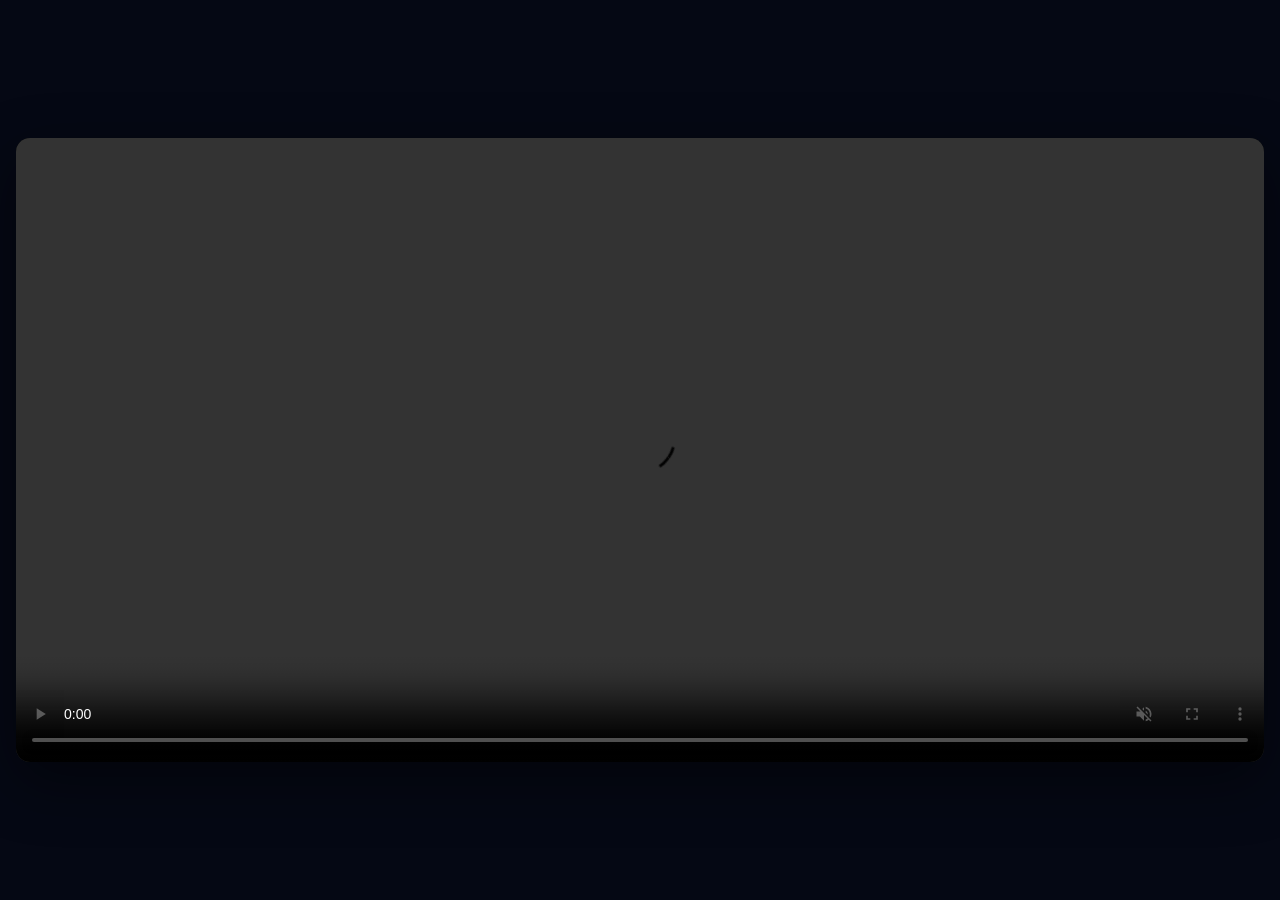
<file: portfolio-promo-20s/index.html>
<!doctype html>
<html lang="ja">
<head>
  <meta charset="utf-8">
  <meta name="viewport" content="width=device-width, initial-scale=1">
  <title>KOHYAMA Portfolio Promo</title>
  <style>
    html, body {
      margin: 0;
      width: 100%;
      min-height: 100%;
      background: #050814;
      color: #fff;
      font-family: system-ui, -apple-system, BlinkMacSystemFont, "Hiragino Sans", sans-serif;
    }
    body {
      display: grid;
      place-items: center;
      min-height: 100vh;
    }
    main {
      width: min(100vw, 1280px);
      padding: 16px;
      box-sizing: border-box;
    }
    video {
      width: 100%;
      height: auto;
      display: block;
      border-radius: 14px;
      box-shadow: 0 20px 60px rgba(0,0,0,.45);
      background: #000;
    }
  </style>
</head>
<body>
  <main>
    <video controls autoplay muted playsinline poster="">
      <source src="./promo.mp4" type="video/mp4">
      お使いのブラウザでは動画を再生できません。
    </video>
  </main>
</body>
</html>
</file>
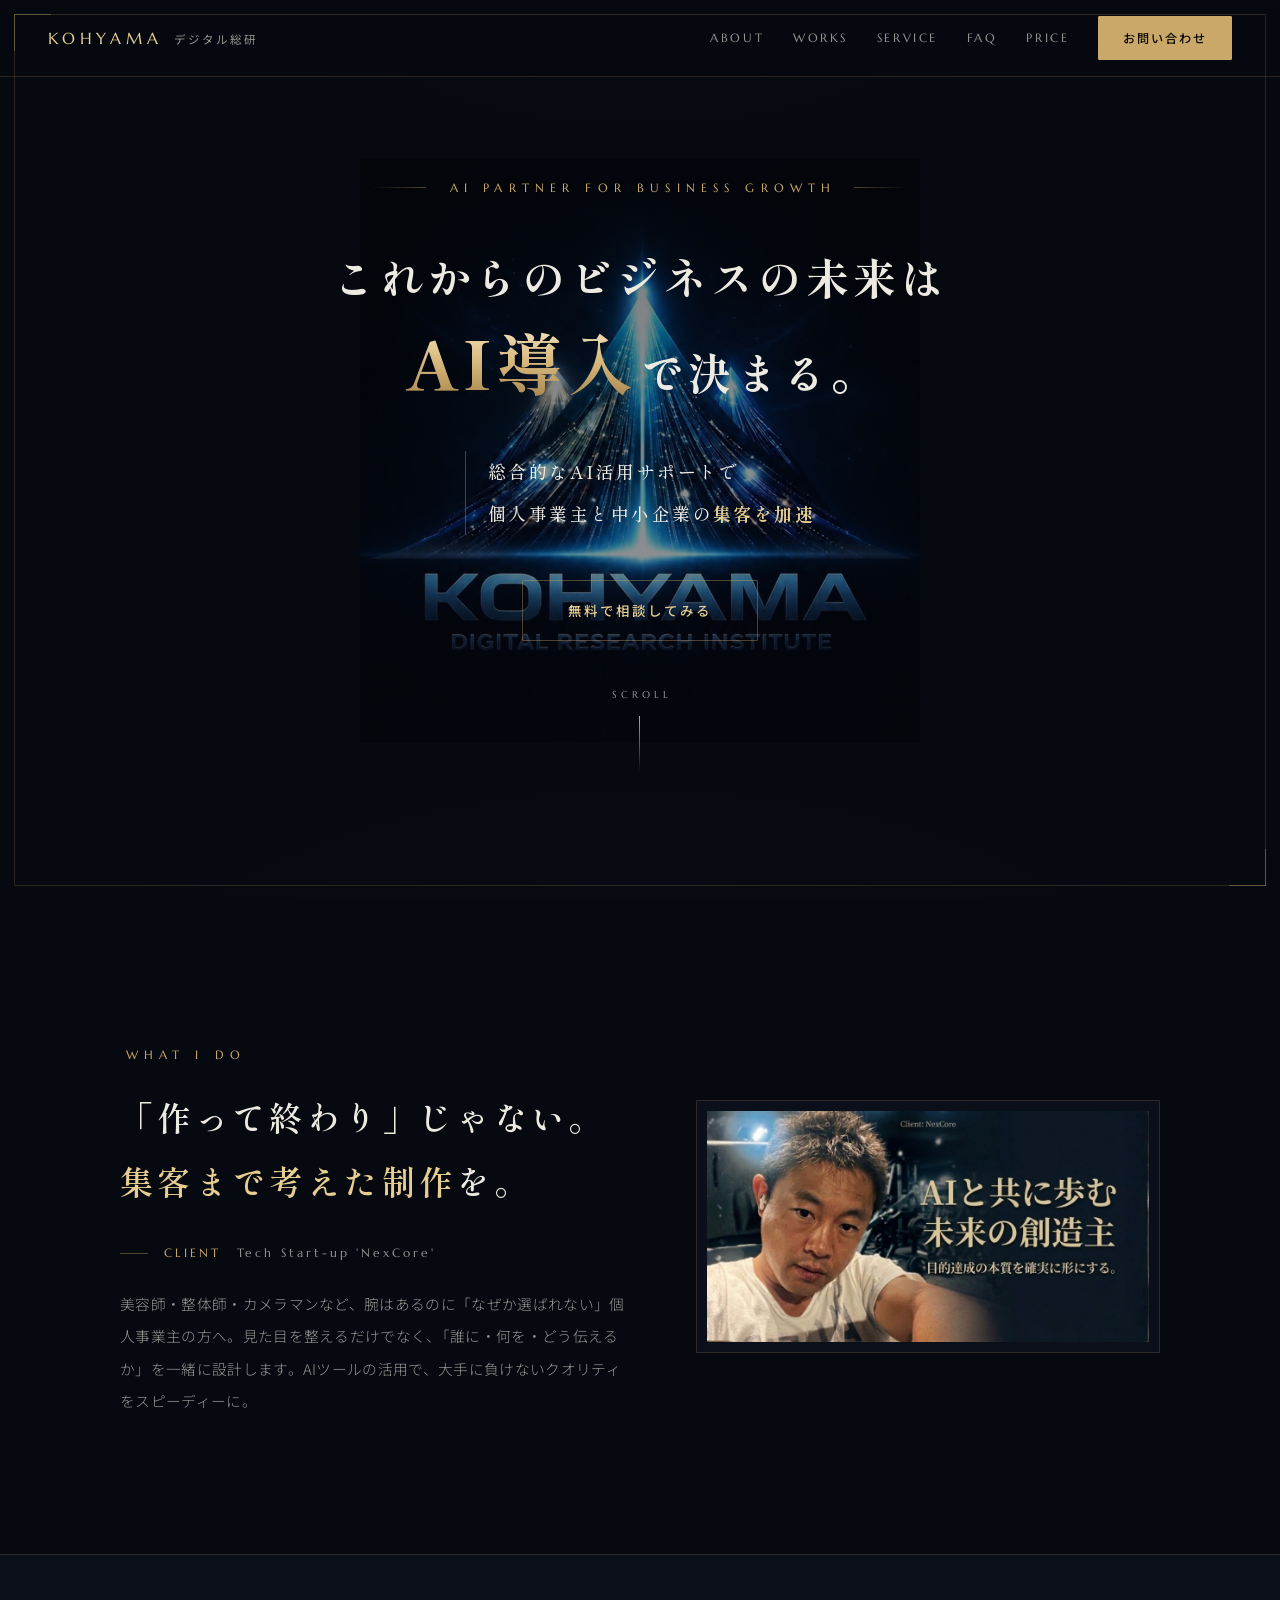
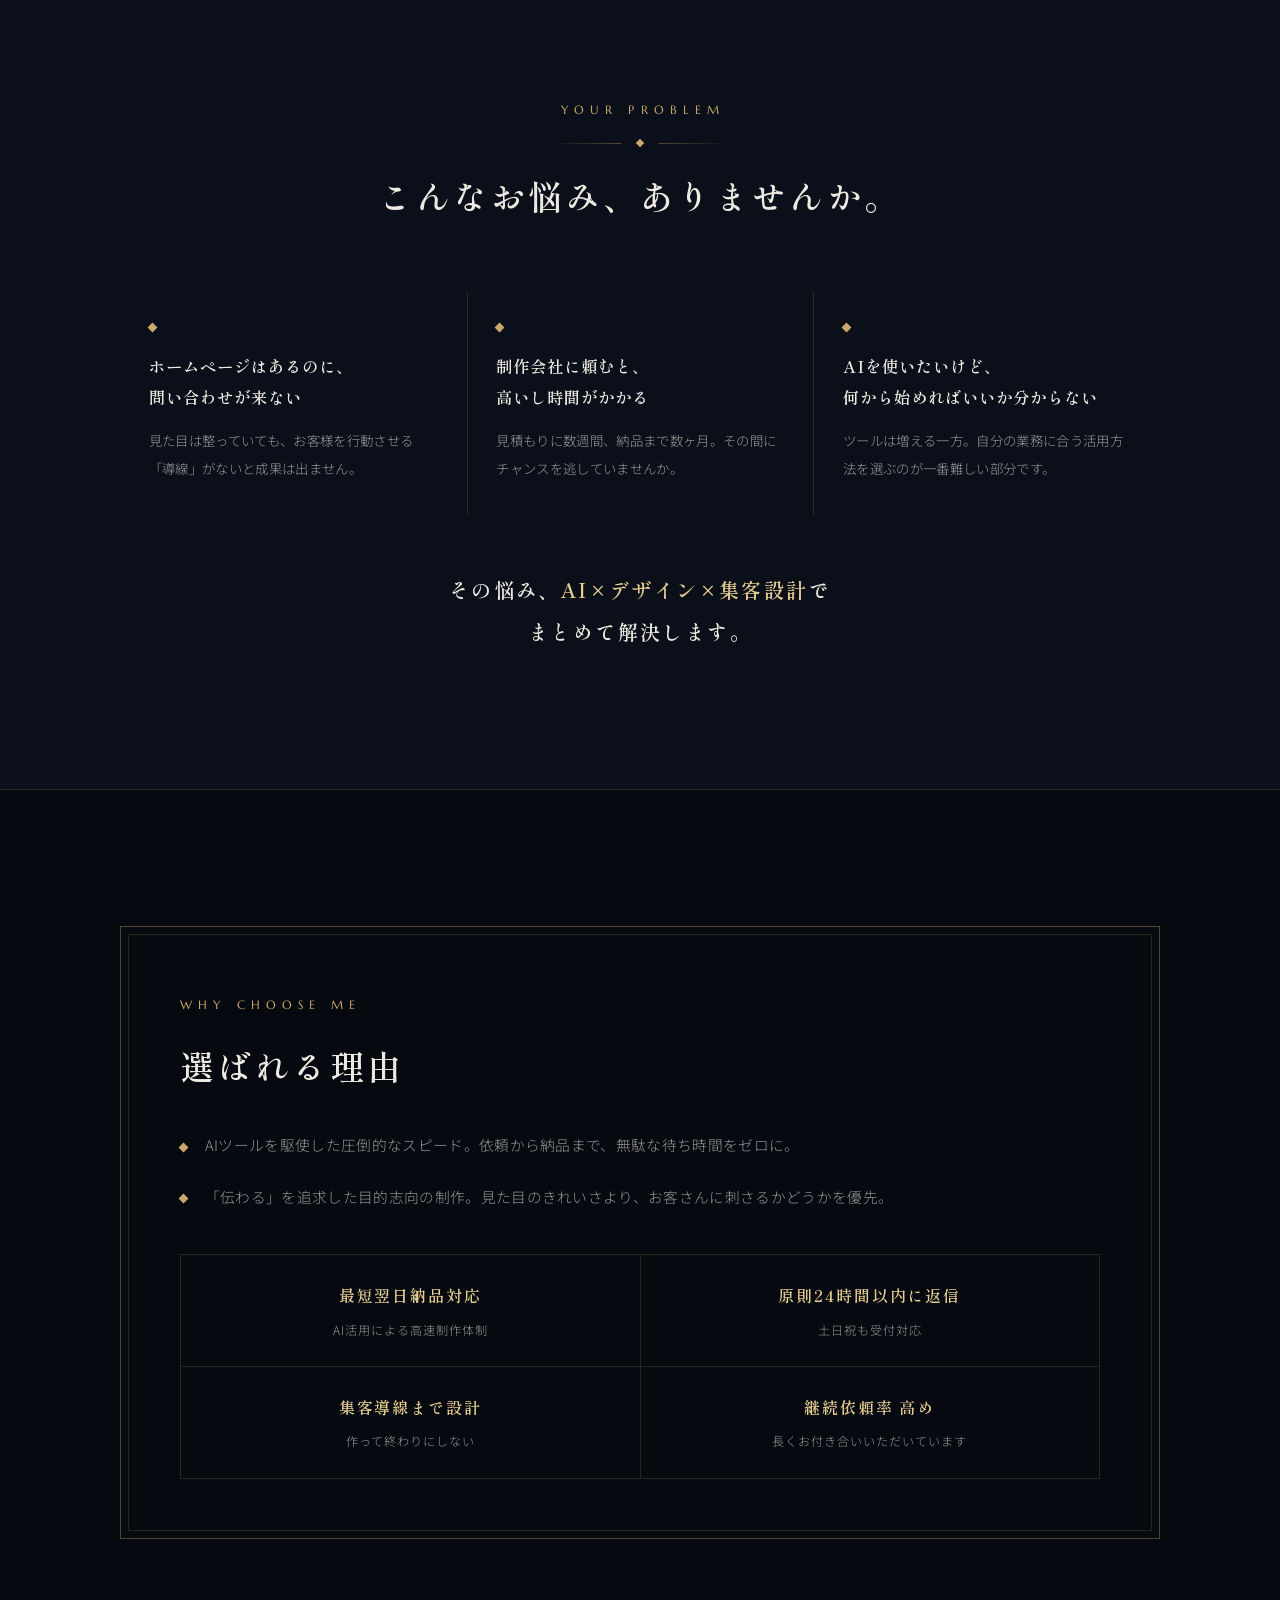
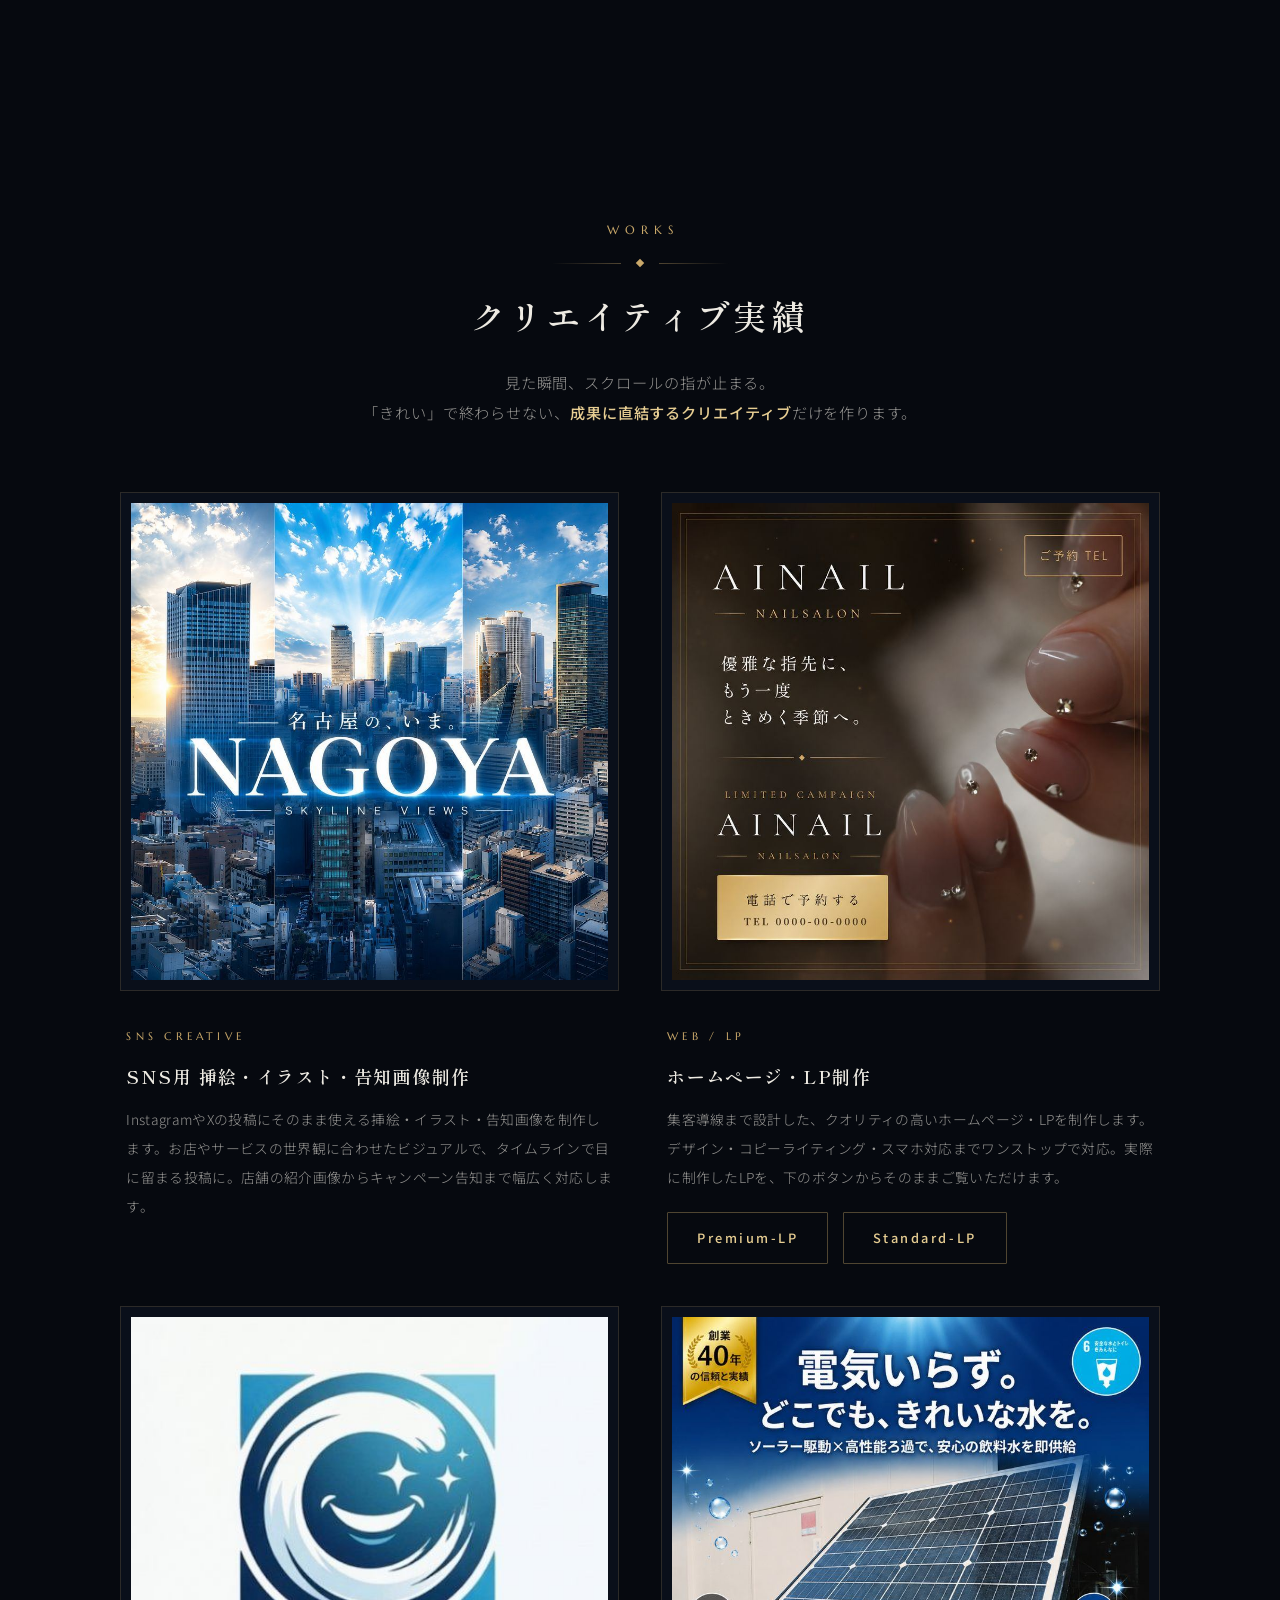
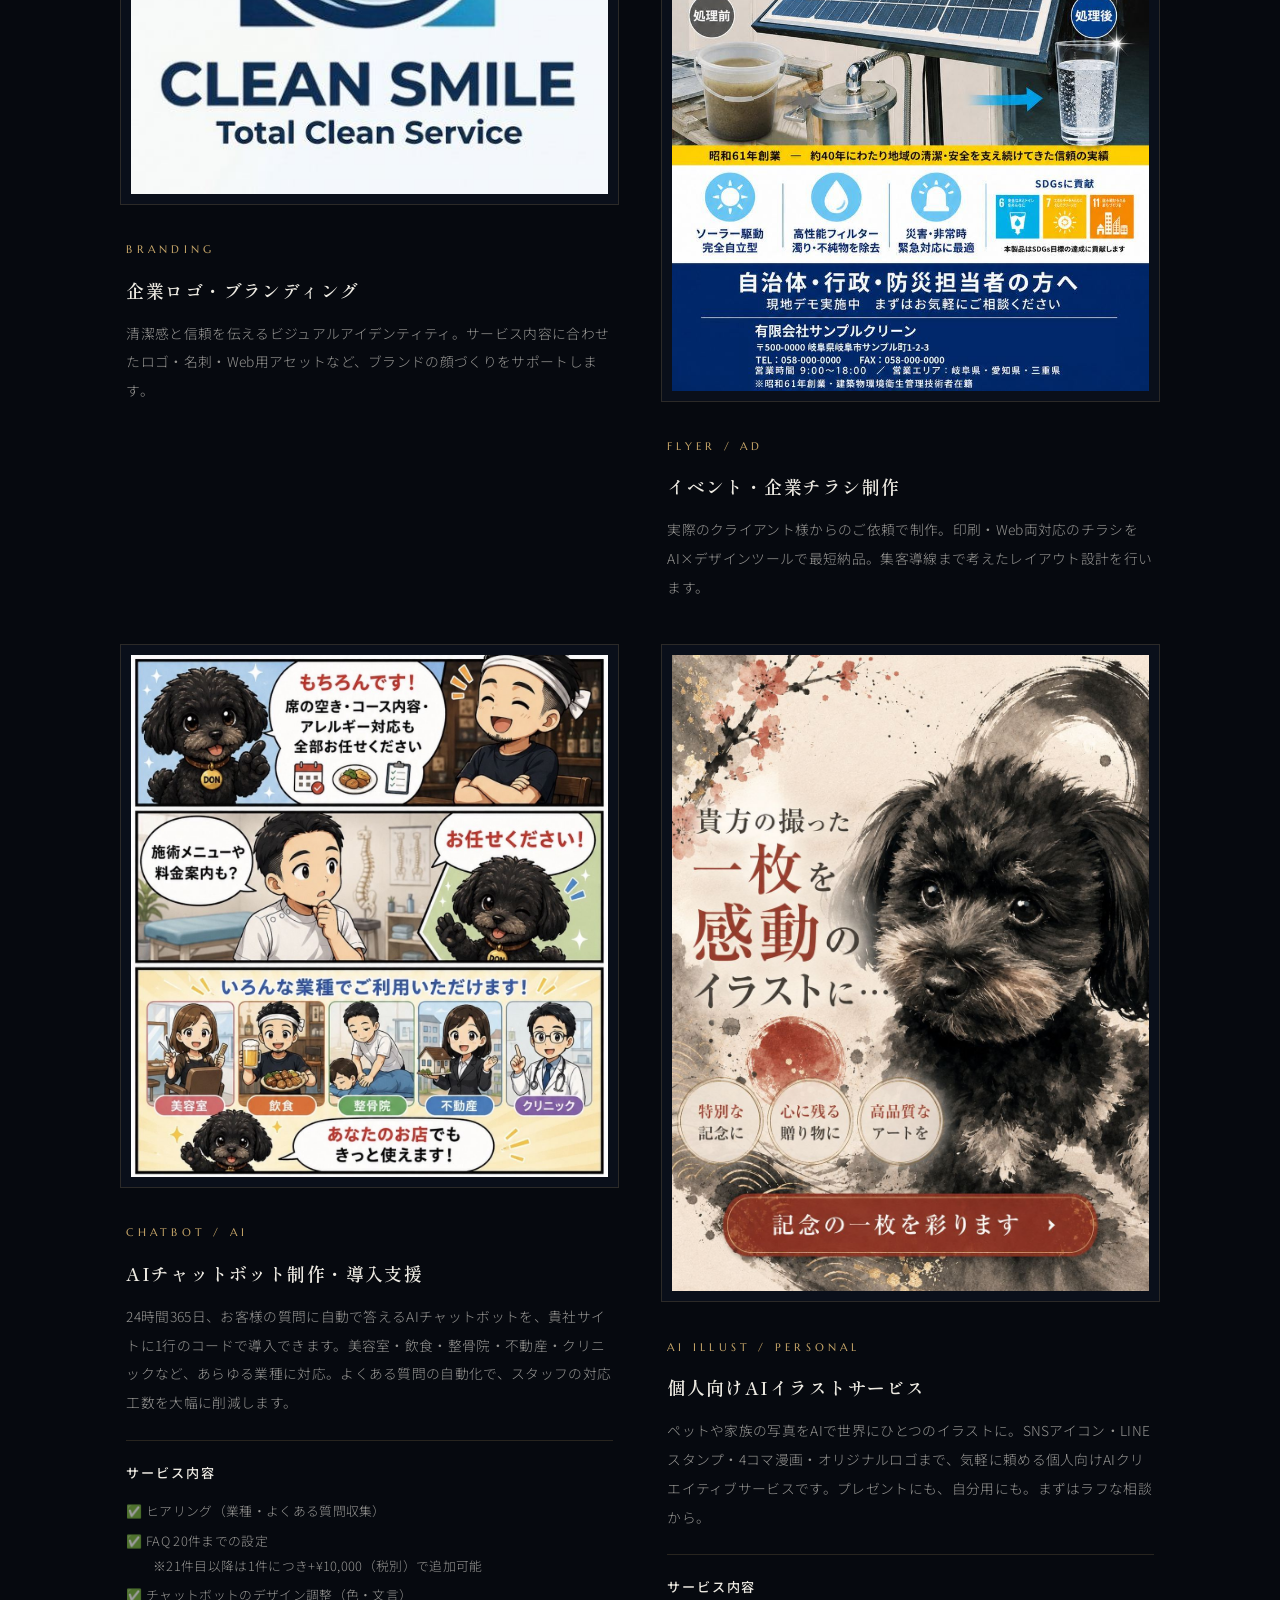
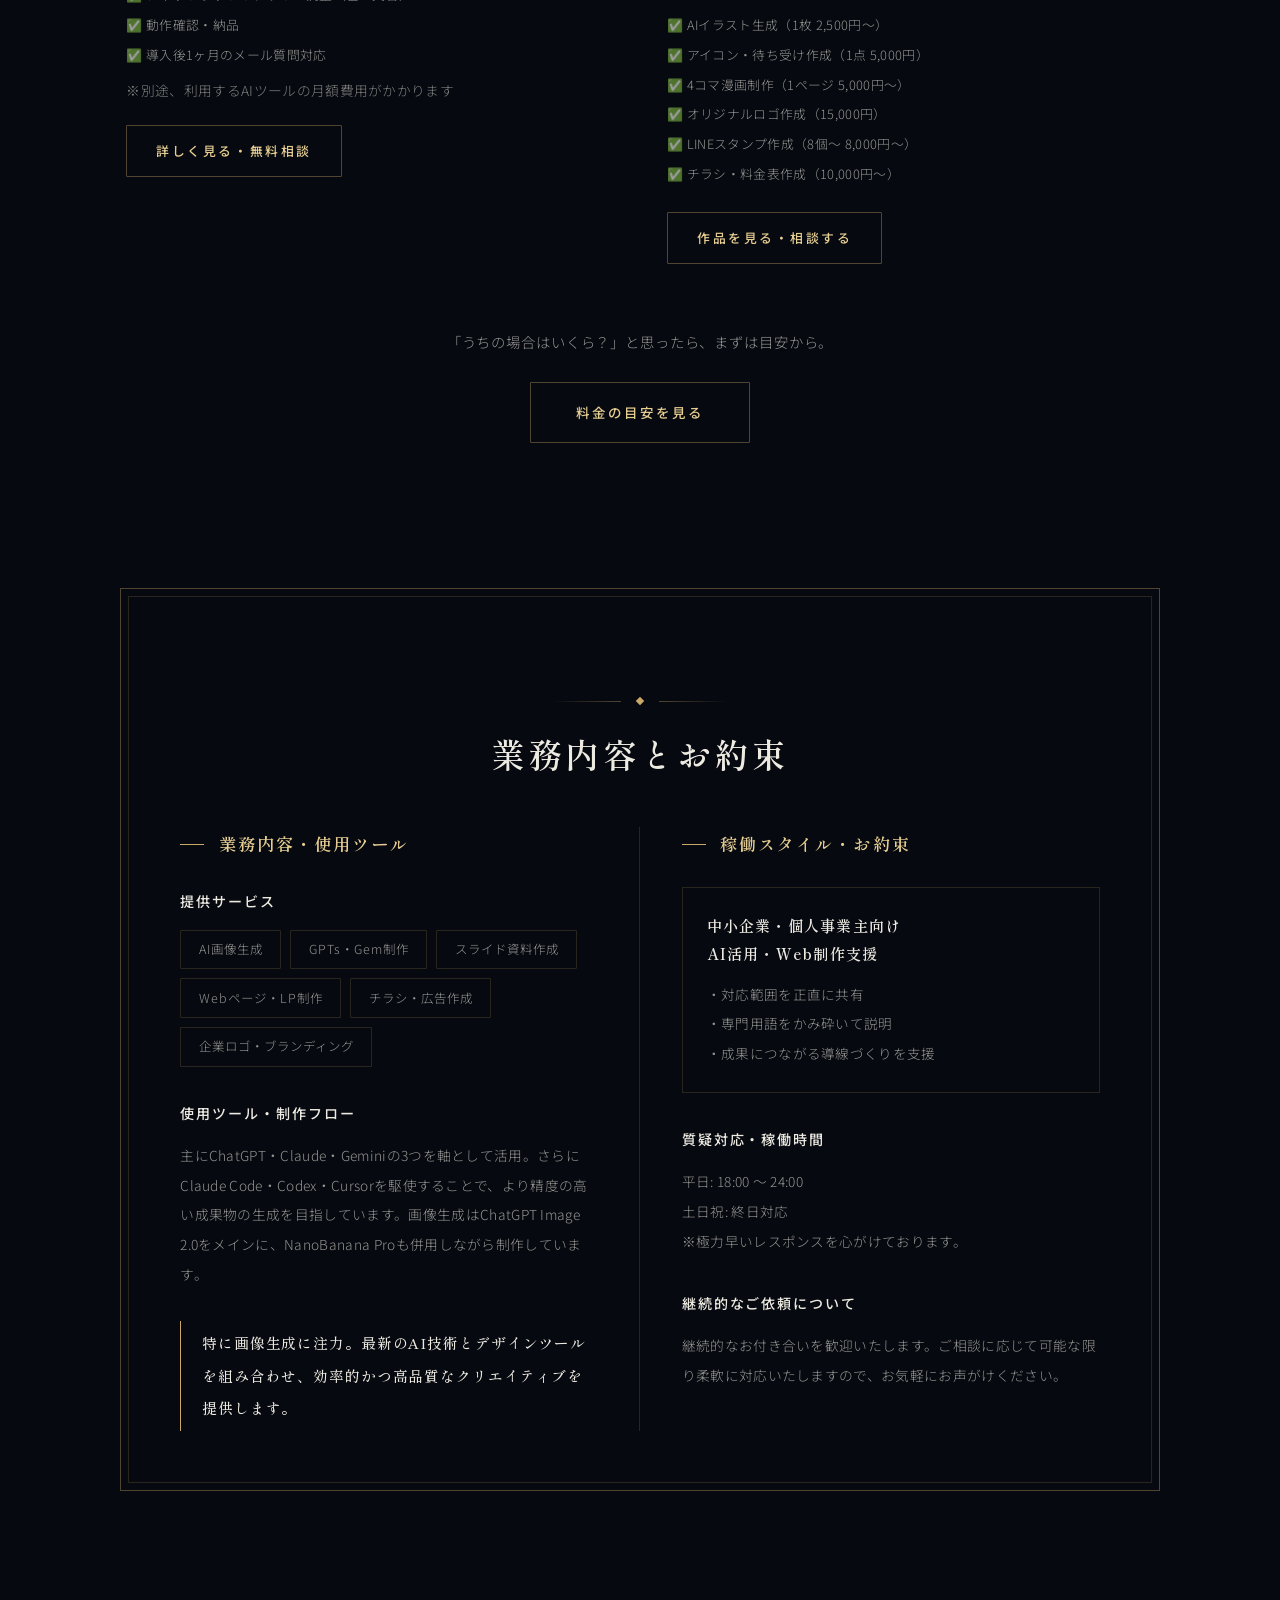
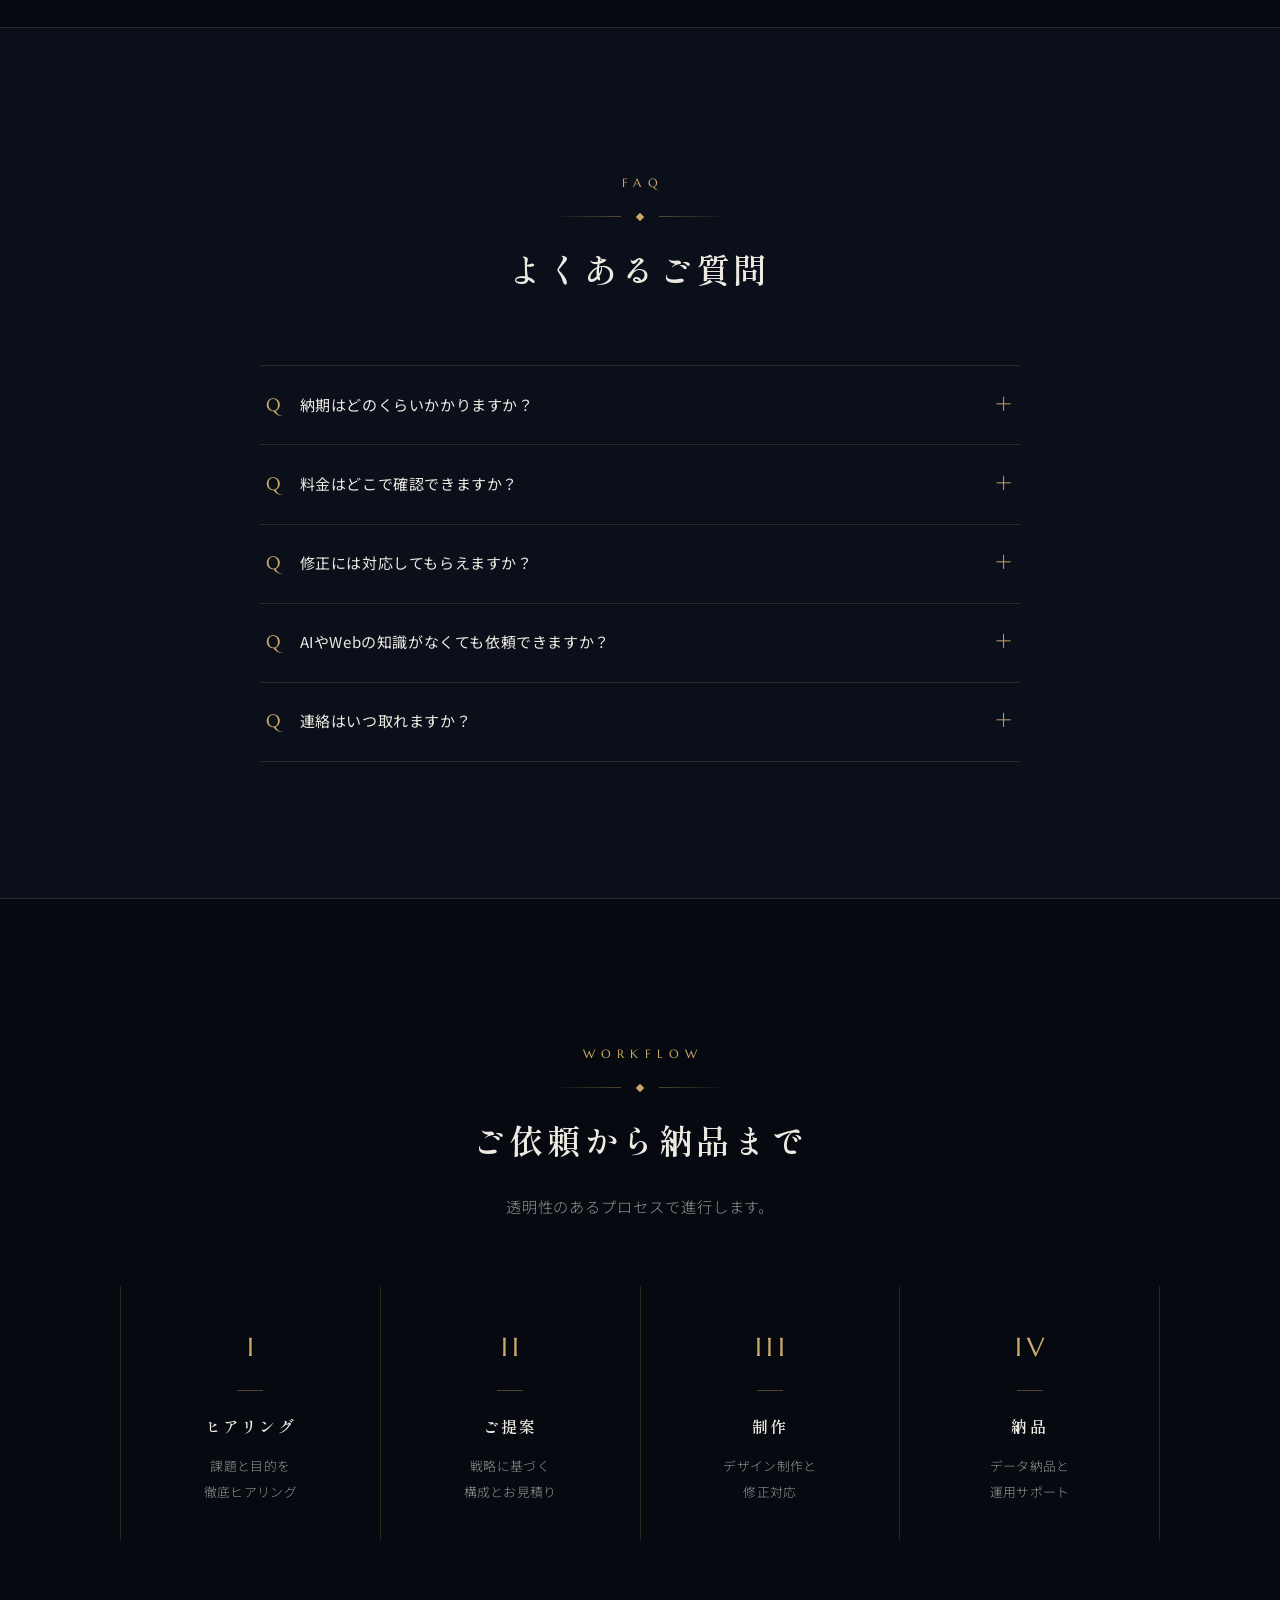
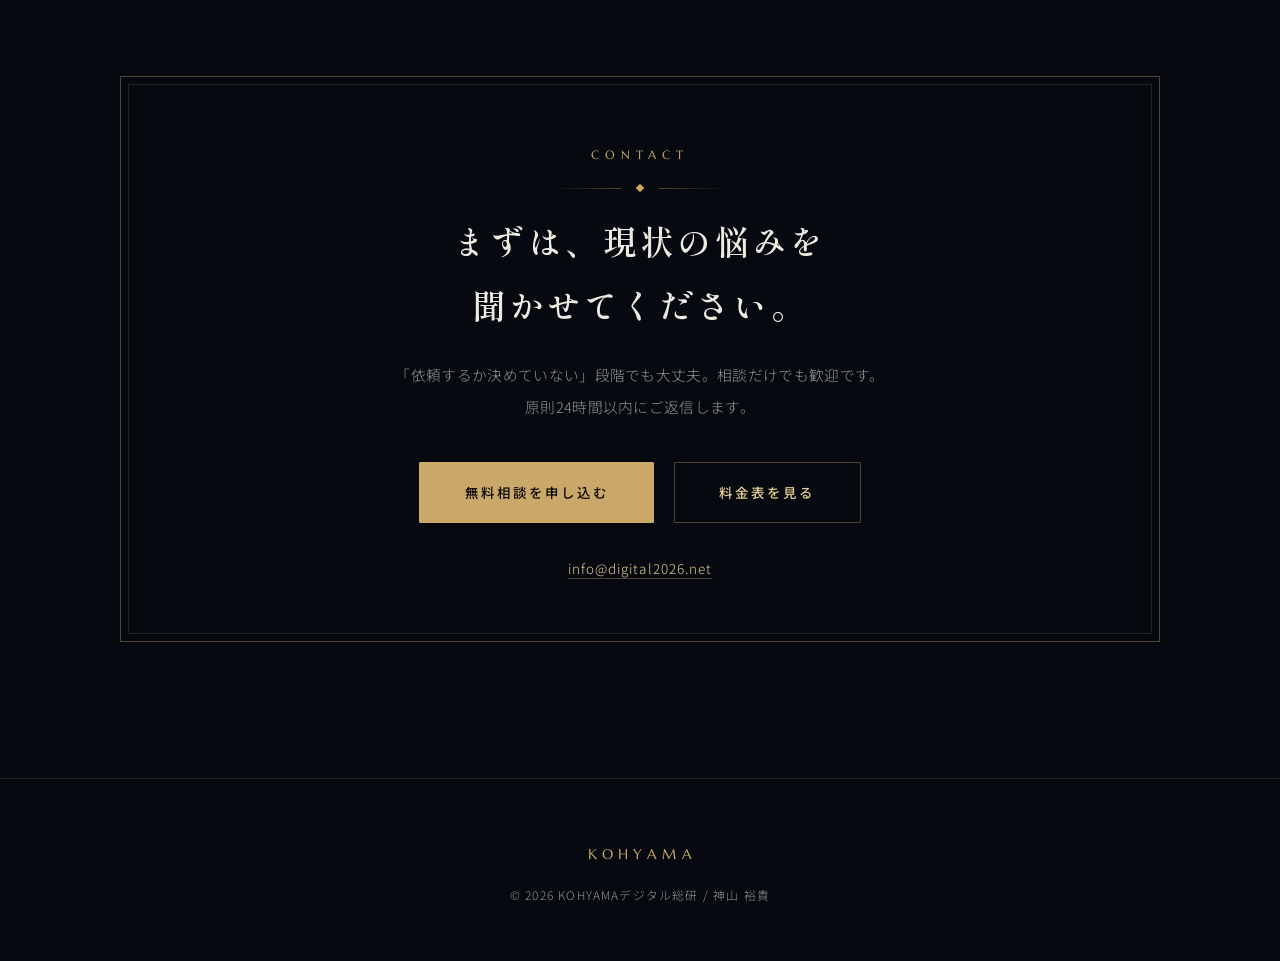
<file: portfolio/index.html>
<!DOCTYPE html>
<html lang="ja">
<head>
<meta charset="UTF-8" />
<meta name="viewport" content="width=device-width, initial-scale=1.0" />
<title>KOHYAMAデジタル総研 | AI活用・Web制作・業務効率化支援</title>
<meta name="description" content="個人事業主・中小企業のためのAI活用とWeb制作。集客導線まで設計し、最短翌日納品。LP・チラシ・ロゴ・SNS画像制作に対応します。" />
<link rel="canonical" href="https://kohyama1979.github.io/ai-projects/portfolio/" />
<meta name="theme-color" content="#06090f" />
<meta name="color-scheme" content="dark" />
<meta property="og:title" content="KOHYAMAデジタル総研 | AI活用・Web制作・業務効率化支援" />
<meta property="og:description" content="「作って終わり」じゃない、集客まで考えた制作。AI×デザインで個人事業主と中小企業をサポートします。" />
<meta property="og:type" content="website" />
<meta property="og:url" content="https://kohyama1979.github.io/ai-projects/portfolio/" />
<meta property="og:image" content="https://kohyama1979.github.io/ai-projects/portfolio/og-image.jpg" />
<meta property="og:site_name" content="KOHYAMAデジタル総研" />
<meta property="og:locale" content="ja_JP" />
<meta name="twitter:card" content="summary_large_image" />
<meta name="twitter:title" content="KOHYAMAデジタル総研 | AI活用・Web制作・業務効率化支援" />
<meta name="twitter:description" content="「作って終わり」じゃない、集客まで考えた制作。AI×デザインで個人事業主と中小企業をサポートします。" />
<meta name="twitter:image" content="https://kohyama1979.github.io/ai-projects/portfolio/og-image.jpg" />
<link rel="icon" href="favicon.svg" type="image/svg+xml" />
<link rel="apple-touch-icon" href="apple-touch-icon.png" />
<link rel="preload" as="image" href="images/hero.jpg" fetchpriority="high" />
<link rel="preconnect" href="https://fonts.googleapis.com" />
<link rel="preconnect" href="https://fonts.gstatic.com" crossorigin />
<link href="https://fonts.googleapis.com/css2?family=Shippori+Mincho:wght@500;600;700;800&family=Marcellus&family=Noto+Sans+JP:wght@300;400;500;700&display=swap" rel="stylesheet" />
<script type="application/ld+json">
{
  "@context": "https://schema.org",
  "@graph": [
    {
      "@type": "Organization",
      "@id": "https://kohyama1979.github.io/ai-projects/portfolio/#organization",
      "name": "KOHYAMAデジタル総研",
      "url": "https://kohyama1979.github.io/ai-projects/portfolio/",
      "logo": "https://kohyama1979.github.io/ai-projects/portfolio/apple-touch-icon.png",
      "email": "info@digital2026.net",
      "founder": {
        "@type": "Person",
        "name": "神山 裕貴"
      }
    },
    {
      "@type": "ProfessionalService",
      "@id": "https://kohyama1979.github.io/ai-projects/portfolio/#business",
      "name": "KOHYAMAデジタル総研",
      "url": "https://kohyama1979.github.io/ai-projects/portfolio/",
      "image": "https://kohyama1979.github.io/ai-projects/portfolio/og-image.jpg",
      "email": "info@digital2026.net",
      "description": "個人事業主・中小企業のためのAI活用とWeb制作。集客導線まで設計したLP・チラシ・ロゴ・SNS画像制作に対応します。",
      "priceRange": "¥¥",
      "provider": {
        "@id": "https://kohyama1979.github.io/ai-projects/portfolio/#organization"
      }
    },
    {
      "@type": "Service",
      "serviceType": "Webページ / LP制作",
      "provider": {
        "@id": "https://kohyama1979.github.io/ai-projects/portfolio/#organization"
      },
      "description": "集客導線まで設計したホームページ・LP制作"
    },
    {
      "@type": "Service",
      "serviceType": "AI活用・業務効率化支援",
      "provider": {
        "@id": "https://kohyama1979.github.io/ai-projects/portfolio/#organization"
      },
      "description": "専用AIアシスタント制作、AIチャットボット導入、業務効率化支援"
    },
    {
      "@type": "Service",
      "serviceType": "チラシ・ロゴ・SNS画像制作",
      "provider": {
        "@id": "https://kohyama1979.github.io/ai-projects/portfolio/#organization"
      },
      "description": "企業ロゴ・ブランディング、チラシ、SNS用画像・AI画像生成"
    },
    {
      "@type": "FAQPage",
      "mainEntity": [
        {
          "@type": "Question",
          "name": "納期はどのくらいかかりますか？",
          "acceptedAnswer": {
            "@type": "Answer",
            "text": "内容にもよりますが、AIツールを活用した制作体制により最短翌日納品に対応しています。まずはご希望の納期をお聞かせください。"
          }
        },
        {
          "@type": "Question",
          "name": "料金はどこで確認できますか？",
          "acceptedAnswer": {
            "@type": "Answer",
            "text": "料金表ページに目安を掲載しています。内容に応じてお見積りいたしますので、まずはお気軽にご相談ください。"
          }
        },
        {
          "@type": "Question",
          "name": "修正には対応してもらえますか？",
          "acceptedAnswer": {
            "@type": "Answer",
            "text": "はい。制作工程の中に修正対応を組み込んでいます。納得いただける形に仕上げるまで、丁寧にすり合わせを行います。"
          }
        },
        {
          "@type": "Question",
          "name": "AIやWebの知識がなくても依頼できますか？",
          "acceptedAnswer": {
            "@type": "Answer",
            "text": "もちろんです。専門用語をかみ砕いて説明することをお約束しています。「何を頼めばいいか分からない」段階からのご相談も歓迎です。"
          }
        },
        {
          "@type": "Question",
          "name": "連絡はいつ取れますか？",
          "acceptedAnswer": {
            "@type": "Answer",
            "text": "平日は18:00〜24:00、土日祝は終日対応しています。原則24時間以内の返信を心がけています。"
          }
        }
      ]
    }
  ]
}
</script>
<style>
:root{--ink:#06090f;--ink2:#0a0f1a;--panel:#0d1320;--gold:#c9a86a;--gold-hi:#e6cd92;--line:rgba(201,168,106,.38);--line-soft:rgba(201,168,106,.18);--text:#edeae2;--muted:rgba(237,234,226,.62);--serif:"Shippori Mincho",serif;--en:"Marcellus",serif;--sans:"Noto Sans JP",sans-serif}
*{box-sizing:border-box;margin:0;padding:0}
html{scroll-behavior:smooth;background:var(--ink);color-scheme:dark}
@media (prefers-reduced-motion:reduce){html{scroll-behavior:auto}}
body{font-family:var(--sans);font-weight:300;background:var(--ink);color:var(--text);line-height:2;-webkit-font-smoothing:antialiased;letter-spacing:.02em}
img{max-width:100%;height:auto;display:block}
a{color:inherit}
strong{font-weight:500}
.page-frame{position:fixed;inset:14px;border:1px solid var(--line-soft);pointer-events:none;z-index:70}
.page-frame::before,.page-frame::after{content:"";position:absolute;width:36px;height:36px}
.page-frame::before{top:-1px;left:-1px;border-top:1px solid var(--line);border-left:1px solid var(--line)}
.page-frame::after{bottom:-1px;right:-1px;border-bottom:1px solid var(--line);border-right:1px solid var(--line)}
@media (max-width:680px){.page-frame{inset:8px}}
.site-header{position:fixed;top:0;left:0;right:0;z-index:60;display:flex;align-items:center;justify-content:space-between;padding:1rem clamp(1.4rem,5vw,3rem);background:linear-gradient(180deg,rgba(6,9,15,.96),rgba(6,9,15,.86));backdrop-filter:blur(8px);border-bottom:1px solid var(--line-soft)}
.brand{font-family:var(--en);font-size:1rem;letter-spacing:.3em;color:var(--gold-hi);text-decoration:none;white-space:nowrap}
.brand span{font-family:var(--sans);font-weight:400;font-size:.72rem;letter-spacing:.18em;color:var(--muted);margin-left:.7rem}
.header-nav{display:flex;gap:1.8rem;align-items:center}
.nav-links{display:flex;gap:1.8rem}
.nav-links a{font-family:var(--en);font-size:.74rem;letter-spacing:.22em;color:var(--muted);text-decoration:none;transition:color .4s}
.nav-links a:hover{color:var(--gold-hi)}
.btn{display:inline-block;font-family:var(--sans);font-weight:500;font-size:.84rem;letter-spacing:.22em;text-decoration:none;text-align:center;border:1px solid var(--line);color:var(--gold-hi);padding:1rem 2.8rem;border-radius:1px;transition:background .5s,color .5s,border-color .5s}
.btn:hover,.btn:focus-visible{background:var(--gold);border-color:var(--gold);color:#0c0903}
.btn:focus-visible{outline:1px solid var(--gold-hi);outline-offset:3px}
.btn-solid{background:var(--gold);border-color:var(--gold);color:#0c0903}
.btn-solid:hover{background:var(--gold-hi);border-color:var(--gold-hi)}
.btn-sm{padding:.55rem 1.5rem;font-size:.76rem;letter-spacing:.16em}
.section{position:relative;padding:clamp(5rem,11vw,8.5rem) clamp(1.4rem,6vw,3rem)}
.inner{max-width:1040px;margin:0 auto}
.sec-head{text-align:center;margin-bottom:clamp(2.6rem,6vw,4rem)}
.en-label{font-family:var(--en);font-size:.76rem;letter-spacing:.5em;color:var(--gold);text-indent:.5em}
.orn{display:flex;align-items:center;justify-content:center;gap:1rem;margin:1.1rem 0}
.orn::before,.orn::after{content:"";width:70px;height:1px;background:linear-gradient(90deg,transparent,var(--line))}
.orn::after{background:linear-gradient(270deg,transparent,var(--line))}
.orn i{width:6px;height:6px;background:var(--gold);transform:rotate(45deg)}
.ja-title{font-family:var(--serif);font-weight:600;font-size:clamp(1.45rem,4.2vw,2.1rem);line-height:1.9;letter-spacing:.1em}
.sec-lead{color:var(--muted);font-size:clamp(.86rem,2.3vw,.95rem);margin-top:1.2rem;letter-spacing:.06em}
.gold{color:var(--gold-hi)}
.reveal{opacity:0;transform:translateY(20px);transition:opacity 1.1s cubic-bezier(.22,.6,.2,1),transform 1.1s cubic-bezier(.22,.6,.2,1)}
.reveal.in{opacity:1;transform:none}
@media (prefers-reduced-motion:reduce){.reveal{opacity:1;transform:none;transition:none}}
/* hero */
.hero{min-height:100svh;display:flex;flex-direction:column;justify-content:center;align-items:center;text-align:center;padding:7rem 1.4rem 4rem;background:radial-gradient(ellipse 75% 50% at 50% 115%,rgba(96,134,186,.12),transparent 62%),radial-gradient(ellipse 50% 40% at 50% -10%,rgba(201,168,106,.06),transparent 70%),var(--ink)}
.fx{opacity:0;transform:translateY(16px);animation:fadeUp 1.4s cubic-bezier(.22,.6,.2,1) forwards}
@keyframes fadeUp{to{opacity:1;transform:none}}
.d1{animation-delay:.15s}.d2{animation-delay:.4s}.d3{animation-delay:.65s}.d4{animation-delay:.9s}.d5{animation-delay:1.15s}.d6{animation-delay:1.5s}
@media (prefers-reduced-motion:reduce){.fx{animation:none;opacity:1;transform:none}}
.hero-eyebrow{font-family:var(--en);font-size:.74rem;letter-spacing:.52em;color:var(--gold);display:flex;align-items:center;gap:1.1rem;text-indent:.52em}
.hero-eyebrow::before,.hero-eyebrow::after{content:"";width:56px;height:1px;background:linear-gradient(90deg,transparent,var(--line))}
.hero-eyebrow::after{background:linear-gradient(270deg,transparent,var(--line))}
.nb{display:inline-block}
.hero-title{font-family:var(--serif);font-weight:700;font-size:clamp(1.55rem,5.4vw,2.7rem);line-height:1.9;letter-spacing:.1em;margin-top:2.2rem;text-wrap:balance}
.hero-title .ai{display:inline-block;font-weight:800;font-size:1.55em;line-height:1.3;letter-spacing:.06em;background:linear-gradient(180deg,#f6e8c4 5%,#d9ba7e 50%,#a8854d 95%);-webkit-background-clip:text;background-clip:text;color:transparent;padding:0 .04em}
.hero-sub{font-family:var(--serif);font-weight:500;font-size:clamp(.92rem,2.8vw,1.1rem);line-height:2.4;letter-spacing:.14em;border-left:1px solid var(--line);padding-left:1.4rem;text-align:left;margin-top:2.4rem}
.hero-sub .gold{font-weight:700}
.hero-cta{margin-top:2.8rem}
.hero-brand{font-family:var(--en);font-size:.72rem;letter-spacing:.4em;color:var(--muted);margin-top:3rem;text-indent:.4em}
.hero-brand b{color:var(--gold);font-weight:400}
.scroll-cue{margin-top:2.2rem;display:flex;flex-direction:column;align-items:center;gap:.7rem;text-decoration:none}
.scroll-cue span{font-family:var(--en);font-size:.62rem;letter-spacing:.4em;color:var(--muted);text-indent:.4em}
.scroll-cue i{width:1px;height:56px;background:linear-gradient(180deg,var(--gold),transparent);animation:cue 2.6s ease-in-out infinite;transform-origin:top}
@keyframes cue{0%{transform:scaleY(0)}45%{transform:scaleY(1)}100%{transform:scaleY(1);opacity:0}}
@media (prefers-reduced-motion:reduce){.scroll-cue i{animation:none}}
/* identity */
.identity-grid{display:grid;grid-template-columns:1.05fr .95fr;gap:clamp(2.4rem,6vw,4rem);align-items:center}
@media (max-width:880px){.identity-grid{grid-template-columns:1fr}}
.identity-copy .en-label{display:block;margin-bottom:1.1rem}
.identity-copy .ja-title{text-align:left}
.client-block{margin:1.8rem 0 1.4rem;font-family:var(--en);font-size:.76rem;letter-spacing:.24em;color:var(--muted);display:flex;align-items:center;gap:1rem}
.client-block .label{color:var(--gold)}
.client-block::before{content:"";width:28px;height:1px;background:var(--line)}
.body-text{color:var(--muted);font-size:.92rem;line-height:2.2}
.mat{border:1px solid var(--line-soft);padding:10px;background:var(--ink2)}
.mat img{display:block}
/* pains */
.pains{background:var(--ink2);border-top:1px solid var(--line-soft);border-bottom:1px solid var(--line-soft)}
.pain-list{display:grid;grid-template-columns:repeat(3,1fr);margin-top:0}
@media (max-width:780px){.pain-list{grid-template-columns:1fr}}
.pain{padding:2rem 1.8rem;border-left:1px solid var(--line-soft)}
.pain:first-child{border-left:0}
@media (max-width:780px){.pain{border-left:0;border-top:1px solid var(--line-soft)}.pain:first-child{border-top:0}}
.pain i{display:block;width:7px;height:7px;background:var(--gold);transform:rotate(45deg);margin-bottom:1.3rem}
.pain h3{font-family:var(--serif);font-weight:600;font-size:1.02rem;line-height:1.9;letter-spacing:.06em;margin-bottom:.8rem}
.pain p{font-size:.84rem;color:var(--muted);line-height:2.1}
.pain-bridge{margin-top:3.4rem;text-align:center;font-family:var(--serif);font-weight:600;font-size:clamp(1.02rem,3vw,1.25rem);letter-spacing:.12em;line-height:2.1}
/* frame panel */
.frame{border:1px solid var(--line);padding:7px}
.frame-in{border:1px solid var(--line-soft);padding:clamp(1.8rem,5.5vw,3.2rem)}
/* reasons */
.reasons-head{text-align:left;margin-bottom:2rem}
.reason-item{display:flex;gap:1.1rem;margin-top:1.3rem;color:var(--muted);font-size:.92rem;line-height:2.1}
.reason-item::before{content:"";flex:0 0 7px;width:7px;height:7px;background:var(--gold);transform:rotate(45deg);margin-top:.85rem}
.promise{display:grid;grid-template-columns:1fr 1fr;margin-top:2.6rem;border-top:1px solid var(--line-soft);border-left:1px solid var(--line-soft)}
@media (max-width:560px){.promise{grid-template-columns:1fr}}
.promise div{border-right:1px solid var(--line-soft);border-bottom:1px solid var(--line-soft);padding:1.5rem 1.4rem;text-align:center}
.promise em{display:block;font-style:normal;font-family:var(--serif);font-weight:600;font-size:1rem;letter-spacing:.12em;color:var(--gold-hi)}
.promise span{display:block;font-size:.76rem;color:var(--muted);letter-spacing:.08em;margin-top:.4rem}
/* works */
.cards{display:grid;grid-template-columns:1fr 1fr;gap:clamp(1.6rem,4vw,2.6rem);margin-top:0}
@media (max-width:880px){.cards{grid-template-columns:1fr}}
.card{display:flex;flex-direction:column}
.card .mat{overflow:hidden}
.card .mat img{transition:transform 1.6s cubic-bezier(.2,.6,.2,1)}
.card .mat img.card-cover{width:100%;aspect-ratio:3/4;object-fit:cover}
.card:hover .mat img{transform:scale(1.03)}
.card-body{padding:1.6rem .4rem 0}
.card-body .en-label{font-size:.66rem;letter-spacing:.4em}
.card-body h3{font-family:var(--serif);font-weight:600;font-size:1.12rem;letter-spacing:.08em;margin:.7rem 0 .8rem;line-height:1.8}
.card-body p{font-size:.86rem;color:var(--muted);line-height:2.1}
.card-link{display:inline-block;margin-top:1.3rem;font-family:var(--sans);font-weight:500;font-size:.8rem;letter-spacing:.2em;color:var(--gold-hi);text-decoration:none;border:1px solid var(--line);padding:.75rem 1.8rem;border-radius:1px;transition:background .5s,color .5s}
.card-link:hover{background:var(--gold);color:#0c0903;border-color:var(--gold)}
.card-links{display:flex;flex-wrap:wrap;gap:.9rem;margin-top:1.3rem}
.card-links .card-link{margin-top:0}
.card-detail{margin-top:1.4rem;padding-top:1.2rem;border-top:1px solid var(--line-soft)}
.card-detail h4{font-family:var(--sans);font-weight:500;font-size:.82rem;letter-spacing:.14em;margin-bottom:.8rem;color:var(--text)}
.card-checklist{list-style:none;font-size:.8rem;color:var(--muted);line-height:1.95}
.card-checklist li{margin-bottom:.3rem}
.card-note{font-size:.75rem;color:var(--muted);opacity:.85;margin-top:.5rem;line-height:1.85}
.card-flow{list-style:none}
.card-flow li{border-top:1px solid var(--line-soft);padding:.95rem 0;font-size:.8rem;color:var(--muted);line-height:1.95}
.card-flow li:first-child{border-top:0;padding-top:0}
.card-flow .flow-step{font-family:var(--en);font-size:.72rem;letter-spacing:.12em;color:var(--gold);display:block;margin-bottom:.35rem}
.card-flow .flow-title{font-family:var(--serif);font-weight:600;font-size:.88rem;color:var(--text);letter-spacing:.06em;display:block;margin-bottom:.2rem}
.mat-placeholder{width:100%;aspect-ratio:4/3;min-height:220px;background:#1a1a2e}

.mid-cta{margin-top:4rem;text-align:center}
.mid-cta p{color:var(--muted);font-size:.9rem;letter-spacing:.06em;margin-bottom:1.6rem}
/* service */
.service-cols{display:grid;grid-template-columns:1fr 1fr;gap:0}
@media (max-width:880px){.service-cols{grid-template-columns:1fr}}
.service-col{padding:0 clamp(1.2rem,4vw,2.6rem)}
.service-col:first-child{border-right:1px solid var(--line-soft);padding-left:0}
.service-col:last-child{padding-right:0}
@media (max-width:880px){.service-col{border-right:0!important;padding:0}.service-col:last-child{margin-top:3rem;padding-top:3rem;border-top:1px solid var(--line-soft)}}
.service-h{font-family:var(--serif);font-weight:600;font-size:1.08rem;letter-spacing:.12em;color:var(--gold-hi);margin-bottom:1.6rem;display:flex;align-items:center;gap:.9rem}
.service-h::before{content:"";width:24px;height:1px;background:var(--gold)}
.service-block{margin-bottom:2rem}
.service-block h4{font-family:var(--sans);font-weight:500;font-size:.88rem;letter-spacing:.14em;margin-bottom:.9rem;color:var(--text)}
.tag-list{display:flex;flex-wrap:wrap;gap:.55rem;list-style:none}
.tag-list li{border:1px solid var(--line-soft);padding:.4rem 1.1rem;font-size:.78rem;letter-spacing:.08em;color:var(--muted);border-radius:1px}
.tight{font-size:.86rem;color:var(--muted);line-height:2.15}
.hl{border-left:1px solid var(--gold);padding:.4rem 0 .4rem 1.3rem;font-family:var(--serif);font-weight:500;font-size:.92rem;line-height:2.2;letter-spacing:.06em;color:var(--text)}
.info-box{border:1px solid var(--line-soft);padding:1.4rem 1.5rem;margin-bottom:2rem}
.info-box .t{font-family:var(--serif);font-weight:600;font-size:.95rem;letter-spacing:.08em;margin-bottom:.7rem;line-height:1.9}
.plain{list-style:none;font-size:.85rem;color:var(--muted);line-height:2.2}
/* faq */
.faq{background:var(--ink2);border-top:1px solid var(--line-soft);border-bottom:1px solid var(--line-soft)}
.faq-list{max-width:760px;margin:0 auto;border-top:1px solid var(--line-soft)}
.faq-item{border-bottom:1px solid var(--line-soft)}
.faq-q{width:100%;display:flex;align-items:baseline;gap:1.1rem;background:none;border:none;color:var(--text);font-family:var(--sans);font-weight:400;font-size:.94rem;letter-spacing:.04em;text-align:left;padding:1.4rem .4rem;cursor:pointer;line-height:1.9}
.faq-q::before{content:"Q";font-family:var(--en);font-size:1.1rem;color:var(--gold);flex:0 0 auto}
.faq-q .mark{margin-left:auto;flex:0 0 auto;color:var(--gold);font-weight:300;font-size:1.2rem;line-height:1;transition:transform .45s}
.faq-item.open .faq-q .mark{transform:rotate(45deg)}
.faq-a{max-height:0;overflow:hidden;transition:max-height .5s ease}
.faq-a p{display:flex;gap:1.1rem;padding:0 .4rem 1.5rem;font-size:.86rem;color:var(--muted);line-height:2.1}
.faq-a p::before{content:"A";font-family:var(--en);font-size:1.05rem;color:var(--muted);flex:0 0 auto}
.faq-q:focus-visible{outline:1px solid var(--gold);outline-offset:2px}
/* workflow */
.steps{display:grid;grid-template-columns:repeat(4,1fr);gap:0;border-left:1px solid var(--line-soft)}
@media (max-width:780px){.steps{grid-template-columns:1fr 1fr}}
.step{border-right:1px solid var(--line-soft);padding:2.2rem 1.4rem;text-align:center}
@media (max-width:780px){.step:nth-child(-n+2){border-bottom:1px solid var(--line-soft)}}
.step .num{font-family:var(--en);font-size:1.65rem;color:var(--gold);letter-spacing:.18em;text-indent:.18em}
.step .num::after{content:"";display:block;width:26px;height:1px;background:var(--line);margin:1rem auto 1.2rem}
.step-title{font-family:var(--serif);font-weight:600;font-size:1rem;letter-spacing:.14em;margin-bottom:.7rem}
.step-desc{font-size:.8rem;color:var(--muted);line-height:2}
/* final */
.final-inner{text-align:center}
.final-inner .ja-title{margin-top:0}
.final-lead{color:var(--muted);font-size:.92rem;line-height:2.2;margin:1.4rem 0 2.4rem}
.cta-row{display:flex;gap:1.2rem;justify-content:center;flex-wrap:wrap}
.cta-email{margin-top:2rem;font-size:.84rem;letter-spacing:.08em;color:var(--muted)}
.cta-email a{color:var(--gold-hi);text-decoration:none;border-bottom:1px solid var(--line)}
.site-footer{text-align:center;padding:3rem 1rem 3.4rem;border-top:1px solid var(--line-soft)}
.site-footer .fbrand{font-family:var(--en);letter-spacing:.4em;color:var(--gold);font-size:.85rem;text-indent:.4em}
.site-footer p{font-size:.74rem;color:var(--muted);letter-spacing:.1em;margin-top:.9rem}
@media (max-width:680px){.nav-links{display:none}}
.bgfill{position:fixed;inset:0;background:#06090f;z-index:-10;pointer-events:none}
main{position:relative;background:transparent}

/* ==== ambient & motion ==== */
.hero{position:relative;overflow:hidden}
.hero>*{position:relative;z-index:2}
.hero-bg{position:absolute;inset:0;z-index:0;pointer-events:none;display:flex;align-items:center;justify-content:center}
.hero-bg img{width:min(94%,560px);height:auto;max-height:88%;object-fit:contain;opacity:.85;animation:kb 30s ease-in-out infinite alternate}
.hero-bg::after{content:"";position:absolute;inset:0;background:linear-gradient(180deg,rgba(6,9,15,.8) 0%,rgba(6,9,15,.42) 28%,rgba(6,9,15,.36) 62%,rgba(6,9,15,.78) 100%)}
@keyframes kb{from{transform:scale(1)}to{transform:scale(1.05)}}
.sparkles{position:absolute;inset:0;z-index:1;pointer-events:none}
.sparkles i{position:absolute;width:3px;height:3px;border-radius:50%;background:#e6cd92;box-shadow:0 0 8px 1px rgba(230,205,146,.7);opacity:0;animation:tw 7s ease-in-out infinite}
.sparkles i:nth-child(1){left:12%;top:30%;animation-delay:0s}
.sparkles i:nth-child(2){left:24%;top:62%;animation-delay:1.2s;width:2px;height:2px}
.sparkles i:nth-child(3){left:35%;top:22%;animation-delay:2.4s}
.sparkles i:nth-child(4){left:48%;top:74%;animation-delay:.7s;width:2px;height:2px}
.sparkles i:nth-child(5){left:58%;top:34%;animation-delay:3.1s}
.sparkles i:nth-child(6){left:68%;top:58%;animation-delay:1.8s}
.sparkles i:nth-child(7){left:78%;top:26%;animation-delay:4s;width:2px;height:2px}
.sparkles i:nth-child(8){left:86%;top:66%;animation-delay:2.8s}
.sparkles i:nth-child(9){left:16%;top:80%;animation-delay:4.6s}
.sparkles i:nth-child(10){left:90%;top:44%;animation-delay:5.4s;width:2px;height:2px}
@keyframes tw{0%,100%{opacity:0;transform:translateY(0) scale(.6)}50%{opacity:.9;transform:translateY(-18px) scale(1)}}
.hero-title .ai{background-size:230% 100%;animation:shine 7.5s linear infinite}
@keyframes shine{0%{background-position:0% 0}100%{background-position:230% 0}}
.btn{position:relative;overflow:hidden}
.btn::before{content:"";position:absolute;top:0;left:-140%;width:55%;height:100%;background:linear-gradient(105deg,transparent,rgba(255,250,235,.3),transparent);transform:skewX(-18deg);transition:left 1s ease;pointer-events:none}
.btn:hover::before,.btn:focus-visible::before{left:175%}
.sec-head .en-label,.identity-copy .en-label{display:inline-block;opacity:0;letter-spacing:.95em;transition:opacity 1.4s ease .1s,letter-spacing 1.4s ease .1s}
.sec-head.in .en-label,.identity-copy.in .en-label{opacity:1;letter-spacing:.5em}
.reveal .orn::before,.reveal .orn::after{width:0;transition:width 1.4s ease .3s}
.reveal.in .orn::before,.reveal.in .orn::after{width:70px}
.reveal .orn i{transform:rotate(45deg) scale(0);transition:transform .9s ease .8s}
.reveal.in .orn i{transform:rotate(45deg) scale(1)}
.mat.reveal img,.card.reveal .mat img{transform:scale(1.07);transition:transform 2.2s cubic-bezier(.2,.6,.2,1)}
.mat.reveal.in img,.card.reveal.in .mat img{transform:scale(1)}
.card.reveal.in:hover .mat img{transform:scale(1.03)}
.steps.reveal .step{opacity:0}
.steps.reveal.in .step{animation:fadeUp 1.1s cubic-bezier(.22,.6,.2,1) both}
.steps.reveal.in .step:nth-child(2){animation-delay:.15s}
.steps.reveal.in .step:nth-child(3){animation-delay:.3s}
.steps.reveal.in .step:nth-child(4){animation-delay:.45s}
.frame.reveal .promise div{opacity:0}
.frame.reveal.in .promise div{animation:fadeUp 1.1s cubic-bezier(.22,.6,.2,1) both .2s}
.frame.reveal.in .promise div:nth-child(2){animation-delay:.32s}
.frame.reveal.in .promise div:nth-child(3){animation-delay:.44s}
.frame.reveal.in .promise div:nth-child(4){animation-delay:.56s}
@media (prefers-reduced-motion:reduce){.hero-bg img,.sparkles i,.hero-title .ai,.steps.reveal.in .step,.frame.reveal.in .promise div{animation:none!important}.steps.reveal .step,.frame.reveal .promise div{opacity:1}.sec-head .en-label,.identity-copy .en-label{opacity:1;letter-spacing:.5em;transition:none}.reveal .orn::before,.reveal .orn::after{width:70px;transition:none}.reveal .orn i{transform:rotate(45deg) scale(1);transition:none}.mat.reveal img,.card.reveal .mat img{transform:none;transition:none}.btn::before{display:none}}
</style>
</head>
<body>
<div class="bgfill" aria-hidden="true"></div>
<div class="page-frame" aria-hidden="true"></div>

<header class="site-header">
  <a class="brand" href="#hero">KOHYAMA<span>デジタル総研</span></a>
  <nav class="header-nav" aria-label="メインナビゲーション">
    <div class="nav-links">
      <a href="#identity">ABOUT</a>
      <a href="#contents">WORKS</a>
      <a href="#service">SERVICE</a>
      <a href="#faq">FAQ</a>
      <a href="price.html">PRICE</a>
    </div>
    <a class="btn btn-solid btn-sm" href="contact.html">お問い合わせ</a>
  </nav>
</header>

<main>
  <!-- HERO -->
  <section id="hero" class="hero" aria-labelledby="hero-heading">
    <div class="hero-bg" aria-hidden="true"><img src="images/hero.jpg" fetchpriority="high" alt="" width="1000" height="690" decoding="async" /></div>
    <div class="sparkles" aria-hidden="true"><i></i><i></i><i></i><i></i><i></i><i></i><i></i><i></i><i></i><i></i></div>
    <p class="hero-eyebrow fx d1">AI PARTNER FOR BUSINESS GROWTH</p>
    <h1 id="hero-heading" class="hero-title fx d2"><span class="nb">これからの</span><span class="nb">ビジネスの未来は</span><br /><span class="nb"><span class="ai">AI導入</span>で決まる。</span></h1>
    <p class="hero-sub fx d3">総合的なAI活用サポートで<br />個人事業主と中小企業の<span class="gold">集客を加速</span></p>
    <div class="hero-cta fx d4"><a class="btn" href="contact.html" title="お問い合わせ">無料で相談してみる</a></div>
    <a href="#identity" class="scroll-cue fx d6" aria-label="次のセクションへ"><span>SCROLL</span><i aria-hidden="true"></i></a>
  </section>

  <!-- WHAT I DO -->
  <section id="identity" class="section">
    <div class="inner identity-grid">
      <div class="identity-copy reveal">
        <span class="en-label">WHAT I DO</span>
        <h2 class="ja-title">「作って終わり」じゃない。<br /><span class="gold">集客まで考えた制作</span>を。</h2>
        <div class="client-block"><span class="label">CLIENT</span><span>Tech Start-up 'NexCore'</span></div>
        <p class="body-text">美容師・整体師・カメラマンなど、腕はあるのに「なぜか選ばれない」個人事業主の方へ。見た目を整えるだけでなく、「誰に・何を・どう伝えるか」を一緒に設計します。AIツールの活用で、大手に負けないクオリティをスピーディーに。</p>
      </div>
      <figure class="mat reveal">
        <img src="images/identity-nexcore.jpg" alt="Client NexCoreのブランディングバナー。AIと共に歩む未来の創造主のコピーが入ったデザイン" title="NexCoreバナー制作実績" width="1600" height="800" loading="lazy" decoding="async" />
      </figure>
    </div>
  </section>

  <!-- 悩み -->
  <section id="pains" class="section pains">
    <div class="inner">
      <div class="sec-head reveal">
        <span class="en-label">YOUR PROBLEM</span>
        <div class="orn"><i></i></div>
        <h2 class="ja-title">こんなお悩み、ありませんか。</h2>
      </div>
      <div class="pain-list">
        <div class="pain reveal"><i aria-hidden="true"></i><h3>ホームページはあるのに、<br />問い合わせが来ない</h3><p>見た目は整っていても、お客様を行動させる「導線」がないと成果は出ません。</p></div>
        <div class="pain reveal"><i aria-hidden="true"></i><h3>制作会社に頼むと、<br />高いし時間がかかる</h3><p>見積もりに数週間、納品まで数ヶ月。その間にチャンスを逃していませんか。</p></div>
        <div class="pain reveal"><i aria-hidden="true"></i><h3>AIを使いたいけど、<br />何から始めればいいか分からない</h3><p>ツールは増える一方。自分の業務に合う活用方法を選ぶのが一番難しい部分です。</p></div>
      </div>
      <p class="pain-bridge reveal">その悩み、<span class="gold">AI×デザイン×集客設計</span>で<br />まとめて解決します。</p>
    </div>
  </section>

  <!-- 選ばれる理由 -->
  <section id="reasons" class="section">
    <div class="inner">
      <div class="frame reveal"><div class="frame-in">
        <div class="reasons-head">
          <span class="en-label">WHY CHOOSE ME</span>
          <h2 class="ja-title" style="margin-top:1rem">選ばれる理由</h2>
        </div>
        <p class="reason-item">AIツールを駆使した圧倒的なスピード。依頼から納品まで、無駄な待ち時間をゼロに。</p>
        <p class="reason-item">「伝わる」を追求した目的志向の制作。見た目のきれいさより、お客さんに刺さるかどうかを優先。</p>
        <div class="promise">
          <div><em>最短翌日納品対応</em><span>AI活用による高速制作体制</span></div>
          <div><em>原則24時間以内に返信</em><span>土日祝も受付対応</span></div>
          <div><em>集客導線まで設計</em><span>作って終わりにしない</span></div>
          <div><em>継続依頼率 高め</em><span>長くお付き合いいただいています</span></div>
        </div>
      </div></div>
    </div>
  </section>

  <!-- WORKS -->
  <section id="contents" class="section">
    <div class="inner">
      <div class="sec-head reveal">
        <span class="en-label">WORKS</span>
        <div class="orn"><i></i></div>
        <h2 class="ja-title">クリエイティブ実績</h2>
        <p class="sec-lead">見た瞬間、スクロールの指が止まる。<br />「きれい」で終わらせない、<strong class="gold">成果に直結するクリエイティブ</strong>だけを作ります。</p>
      </div>
      <div class="cards">
        <article class="card reveal">
          <div class="mat"><img src="images/works-sns-nagoya.jpg" alt="SNS用画像の制作実例。名古屋の都市スカイラインを三分割構図でまとめたキービジュアル『名古屋の、いま。NAGOYA SKYLINE VIEWS』" title="SNS用画像制作実績" width="900" height="900" loading="lazy" decoding="async" /></div>
          <div class="card-body">
            <span class="en-label">SNS CREATIVE</span>
            <h3>SNS用 挿絵・イラスト・告知画像制作</h3>
            <p>InstagramやXの投稿にそのまま使える挿絵・イラスト・告知画像を制作します。お店やサービスの世界観に合わせたビジュアルで、タイムラインで目に留まる投稿に。店舗の紹介画像からキャンペーン告知まで幅広く対応します。</p>
          </div>
        </article>
        <article class="card reveal">
          <div class="mat"><img src="images/works-lp-ainail.jpg" alt="ネイルサロンAINAILのキャンペーンビジュアル。ホームページ・LP制作実績の一部" title="ホームページ・LP制作実績" width="900" height="900" loading="lazy" decoding="async" /></div>
          <div class="card-body">
            <span class="en-label">WEB / LP</span>
            <h3>ホームページ・LP制作</h3>
            <p>集客導線まで設計した、クオリティの高いホームページ・LPを制作します。デザイン・コピーライティング・スマホ対応までワンストップで対応。実際に制作したLPを、下のボタンからそのままご覧いただけます。</p>
            <div class="card-links">
              <a class="card-link" href="https://ainail-salon.netlify.app/" target="_blank" rel="noopener" title="制作実績：AINAIL様LP（Premium）">Premium-LP</a>
              <a class="card-link" href="https://standard-portfolio9.netlify.app/" target="_blank" rel="noopener" title="制作実績：Standard LP">Standard-LP</a>
            </div>
          </div>
        </article>
        <article class="card reveal">
          <div class="mat"><img src="images/works-logo-cleansmile.jpg" alt="CLEAN SMILE Total Clean Serviceの企業ロゴ" title="企業ロゴ制作実績" width="512" height="512" loading="lazy" decoding="async" /></div>
          <div class="card-body">
            <span class="en-label">BRANDING</span>
            <h3>企業ロゴ・ブランディング</h3>
            <p>清潔感と信頼を伝えるビジュアルアイデンティティ。サービス内容に合わせたロゴ・名刺・Web用アセットなど、ブランドの顔づくりをサポートします。</p>
          </div>
        </article>
        <article class="card reveal">
          <div class="mat"><img src="images/works-flyer-solar.jpg" alt="ソーラー駆動浄水システムの企業向けチラシ制作実績。電気いらずでどこでもきれいな水を、の訴求デザイン" title="イベント・企業チラシ制作実績" width="800" height="1130" loading="lazy" decoding="async" /></div>
          <div class="card-body">
            <span class="en-label">FLYER / AD</span>
            <h3>イベント・企業チラシ制作</h3>
            <p>実際のクライアント様からのご依頼で制作。印刷・Web両対応のチラシをAI×デザインツールで最短納品。集客導線まで考えたレイアウト設計を行います。</p>
          </div>
        </article>
        <article class="card reveal">
          <div class="mat"><img src="images/chatbot-illust.jpg" alt="AIチャットボット導入支援の紹介イラスト。美容室・飲食・整骨院・不動産・クリニックなど各業種での活用例" title="AIチャットボット制作・導入支援" width="900" height="1200" loading="lazy" decoding="async" /></div>
          <div class="card-body">
            <span class="en-label">CHATBOT / AI</span>
            <h3>AIチャットボット制作・導入支援</h3>
            <p>24時間365日、お客様の質問に自動で答えるAIチャットボットを、貴社サイトに1行のコードで導入できます。美容室・飲食・整骨院・不動産・クリニックなど、あらゆる業種に対応。よくある質問の自動化で、スタッフの対応工数を大幅に削減します。</p>
            <div class="card-detail">
              <h4>サービス内容</h4>
              <ul class="card-checklist">
                <li>✅ ヒアリング（業種・よくある質問収集）</li>
                <li>✅ FAQ 20件までの設定<br />　　※21件目以降は1件につき+¥10,000（税別）で追加可能</li>
                <li>✅ チャットボットのデザイン調整（色・文言）</li>
                <li>✅ 動作確認・納品</li>
                <li>✅ 導入後1ヶ月のメール質問対応</li>
              </ul>
              <p class="card-note">※別途、利用するAIツールの月額費用がかかります</p>
            </div>
            <a class="card-link" href="https://chatbot-donkun.netlify.app/" target="_blank" rel="noopener" title="AIチャットボット制作・導入支援">詳しく見る・無料相談</a>
          </div>
        </article>
        <article class="card reveal">
          <div class="mat"><img class="card-cover" src="images/ai-illust-service.jpg" alt="貴方の撮った一枚を感動のイラストに。AIイラスト制作サービス" title="個人向けAIイラストサービス" width="900" height="1200" loading="lazy" decoding="async" /></div>
          <div class="card-body">
            <span class="en-label">AI ILLUST / PERSONAL</span>
            <h3>個人向けAIイラストサービス</h3>
            <p>ペットや家族の写真をAIで世界にひとつのイラストに。SNSアイコン・LINEスタンプ・4コマ漫画・オリジナルロゴまで、気軽に頼める個人向けAIクリエイティブサービスです。プレゼントにも、自分用にも。まずはラフな相談から。</p>
            <div class="card-detail">
              <h4>サービス内容</h4>
              <ul class="card-checklist">
                <li>✅ AIイラスト生成（1枚 2,500円〜）</li>
                <li>✅ アイコン・待ち受け作成（1点 5,000円）</li>
                <li>✅ 4コマ漫画制作（1ページ 5,000円〜）</li>
                <li>✅ オリジナルロゴ作成（15,000円）</li>
                <li>✅ LINEスタンプ作成（8個〜 8,000円〜）</li>
                <li>✅ チラシ・料金表作成（10,000円〜）</li>
              </ul>
            </div>
            <a class="card-link" href="https://photo-art-gift.netlify.app/" target="_blank" rel="noopener" title="個人向けAIイラストサービス">作品を見る・相談する</a>
          </div>
        </article>
      </div>
      <div class="mid-cta reveal">
        <p>「うちの場合はいくら？」と思ったら、まずは目安から。</p>
        <a class="btn" href="price.html" title="料金表">料金の目安を見る</a>
      </div>
    </div>
  </section>

  <!-- SERVICE -->
  <section id="service" class="section" style="padding-top:0">
    <div class="inner">
      <div class="frame reveal"><div class="frame-in">
        <div class="sec-head" style="margin-bottom:2.6rem">
          <span class="en-label">SERVICE &amp; POLICY</span>
          <div class="orn"><i></i></div>
          <h2 class="ja-title">業務内容とお約束</h2>
        </div>
        <div class="service-cols">
          <div class="service-col">
            <h3 class="service-h">業務内容・使用ツール</h3>
            <div class="service-block">
              <h4>提供サービス</h4>
              <ul class="tag-list">
                <li>AI画像生成</li><li>GPTs・Gem制作</li><li>スライド資料作成</li><li>Webページ・LP制作</li><li>チラシ・広告作成</li><li>企業ロゴ・ブランディング</li>
              </ul>
            </div>
            <div class="service-block">
              <h4>使用ツール・制作フロー</h4>
              <p class="tight">主にChatGPT・Claude・Geminiの3つを軸として活用。さらにClaude Code・Codex・Cursorを駆使することで、より精度の高い成果物の生成を目指しています。画像生成はChatGPT Image 2.0をメインに、NanoBanana Proも併用しながら制作しています。</p>
            </div>
            <blockquote class="hl">特に画像生成に注力。最新のAI技術とデザインツールを組み合わせ、効率的かつ高品質なクリエイティブを提供します。</blockquote>
          </div>
          <div class="service-col">
            <h3 class="service-h">稼働スタイル・お約束</h3>
            <div class="info-box">
              <p class="t">中小企業・個人事業主向け<br />AI活用・Web制作支援</p>
              <ul class="plain">
                <li>・対応範囲を正直に共有</li>
                <li>・専門用語をかみ砕いて説明</li>
                <li>・成果につながる導線づくりを支援</li>
              </ul>
            </div>
            <div class="service-block">
              <h4>質疑対応・稼働時間</h4>
              <ul class="plain">
                <li>平日: 18:00 〜 24:00</li>
                <li>土日祝: 終日対応</li>
                <li>※極力早いレスポンスを心がけております。</li>
              </ul>
            </div>
            <div class="service-block">
              <h4>継続的なご依頼について</h4>
              <p class="tight">継続的なお付き合いを歓迎いたします。ご相談に応じて可能な限り柔軟に対応いたしますので、お気軽にお声がけください。</p>
            </div>
          </div>
        </div>
      </div></div>
    </div>
  </section>

  <!-- FAQ -->
  <section id="faq" class="section faq">
    <div class="inner">
      <div class="sec-head reveal">
        <span class="en-label">FAQ</span>
        <div class="orn"><i></i></div>
        <h2 class="ja-title">よくあるご質問</h2>
      </div>
      <div class="faq-list reveal">
        <div class="faq-item">
          <button class="faq-q" type="button" aria-expanded="false">納期はどのくらいかかりますか？<span class="mark" aria-hidden="true">＋</span></button>
          <div class="faq-a"><p>内容にもよりますが、AIツールを活用した制作体制により最短翌日納品に対応しています。まずはご希望の納期をお聞かせください。</p></div>
        </div>
        <div class="faq-item">
          <button class="faq-q" type="button" aria-expanded="false">料金はどこで確認できますか？<span class="mark" aria-hidden="true">＋</span></button>
          <div class="faq-a"><p>料金表ページに目安を掲載しています。内容に応じてお見積りいたしますので、まずはお気軽にご相談ください。</p></div>
        </div>
        <div class="faq-item">
          <button class="faq-q" type="button" aria-expanded="false">修正には対応してもらえますか？<span class="mark" aria-hidden="true">＋</span></button>
          <div class="faq-a"><p>はい。制作工程の中に修正対応を組み込んでいます。納得いただける形に仕上げるまで、丁寧にすり合わせを行います。</p></div>
        </div>
        <div class="faq-item">
          <button class="faq-q" type="button" aria-expanded="false">AIやWebの知識がなくても依頼できますか？<span class="mark" aria-hidden="true">＋</span></button>
          <div class="faq-a"><p>もちろんです。専門用語をかみ砕いて説明することをお約束しています。「何を頼めばいいか分からない」段階からのご相談も歓迎です。</p></div>
        </div>
        <div class="faq-item">
          <button class="faq-q" type="button" aria-expanded="false">連絡はいつ取れますか？<span class="mark" aria-hidden="true">＋</span></button>
          <div class="faq-a"><p>平日は18:00〜24:00、土日祝は終日対応しています。原則24時間以内の返信を心がけています。</p></div>
        </div>
      </div>
    </div>
  </section>

  <!-- WORKFLOW -->
  <section id="workflow" class="section">
    <div class="inner">
      <div class="sec-head reveal">
        <span class="en-label">WORKFLOW</span>
        <div class="orn"><i></i></div>
        <h2 class="ja-title">ご依頼から納品まで</h2>
        <p class="sec-lead">透明性のあるプロセスで進行します。</p>
      </div>
      <div class="steps reveal">
        <div class="step"><p class="num">I</p><p class="step-title">ヒアリング</p><p class="step-desc">課題と目的を<br />徹底ヒアリング</p></div>
        <div class="step"><p class="num">II</p><p class="step-title">ご提案</p><p class="step-desc">戦略に基づく<br />構成とお見積り</p></div>
        <div class="step"><p class="num">III</p><p class="step-title">制作</p><p class="step-desc">デザイン制作と<br />修正対応</p></div>
        <div class="step"><p class="num">IV</p><p class="step-title">納品</p><p class="step-desc">データ納品と<br />運用サポート</p></div>
      </div>
    </div>
  </section>

  <!-- CONTACT -->
  <section id="contact-cta" class="section" style="padding-top:0">
    <div class="inner">
      <div class="frame reveal"><div class="frame-in final-inner">
        <span class="en-label">CONTACT</span>
        <div class="orn"><i></i></div>
        <h2 class="ja-title">まずは、現状の悩みを<br />聞かせてください。</h2>
        <p class="final-lead">「依頼するか決めていない」段階でも大丈夫。相談だけでも歓迎です。<br />原則24時間以内にご返信します。</p>
        <div class="cta-row">
          <a class="btn btn-solid" href="contact.html" title="お問い合わせ">無料相談を申し込む</a>
          <a class="btn" href="price.html" title="料金表">料金表を見る</a>
        </div>
        <p class="cta-email"><a href="mailto:info@digital2026.net">info@digital2026.net</a></p>
      </div></div>
    </div>
  </section>
</main>

<footer class="site-footer">
  <p class="fbrand">KOHYAMA</p>
  <p>© 2026 KOHYAMAデジタル総研 / 神山 裕貴</p>
</footer>

<script>
(function(){
  var reveals=document.querySelectorAll(".reveal");
  document.querySelectorAll(".cards .card").forEach(function(el,i){el.style.transitionDelay=(i%2)*0.18+"s";});
  document.querySelectorAll(".pain").forEach(function(el,i){el.style.transitionDelay=(i%3)*0.16+"s";});
  if("IntersectionObserver" in window){
    var io=new IntersectionObserver(function(es){
      es.forEach(function(e){ if(e.isIntersecting){e.target.classList.add("in");io.unobserve(e.target);} });
    },{threshold:0.1});
    reveals.forEach(function(el){io.observe(el);});
  }else{ reveals.forEach(function(el){el.classList.add("in");}); }
  document.querySelectorAll(".faq-q").forEach(function(btn){
    btn.addEventListener("click",function(){
      var item=btn.parentElement,a=item.querySelector(".faq-a"),open=item.classList.toggle("open");
      btn.setAttribute("aria-expanded",open?"true":"false");
      a.style.maxHeight=open?a.scrollHeight+"px":"0";
    });
  });
})();
</script>
</body>
</html>
</file>
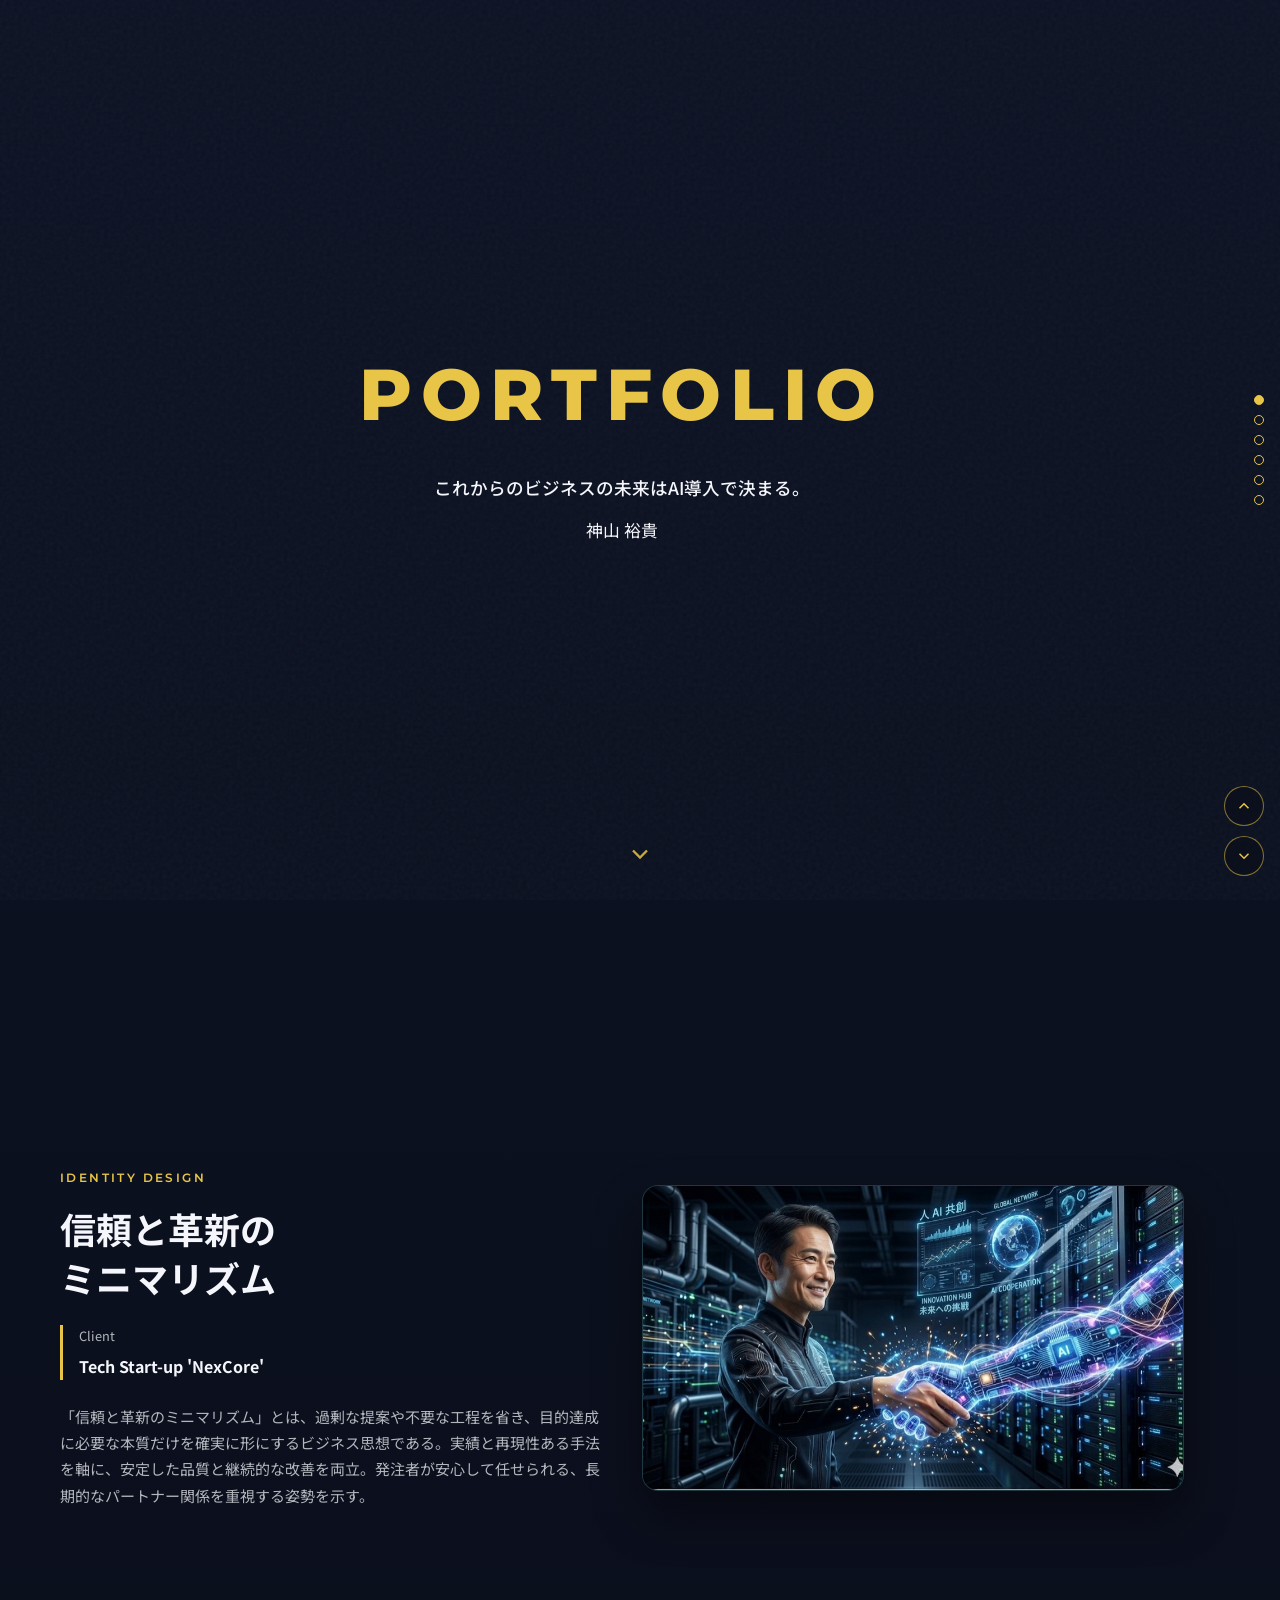
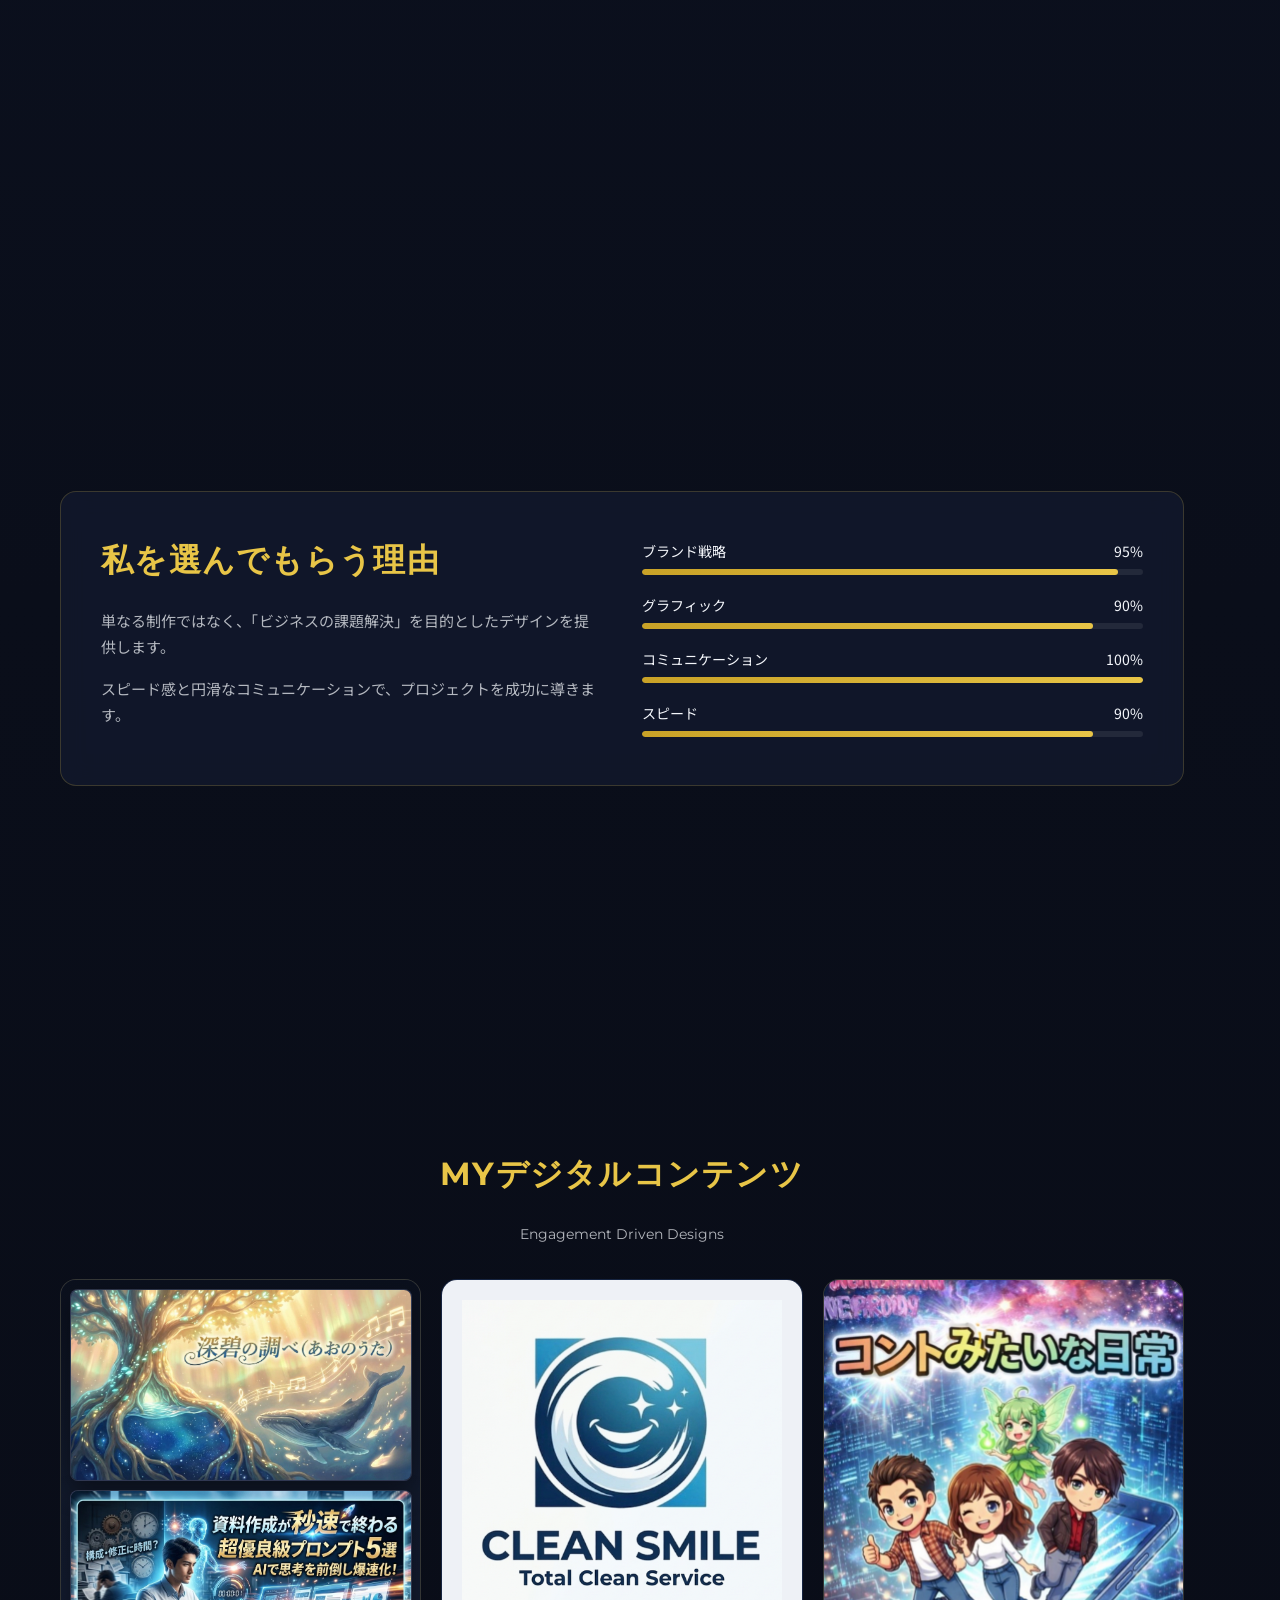
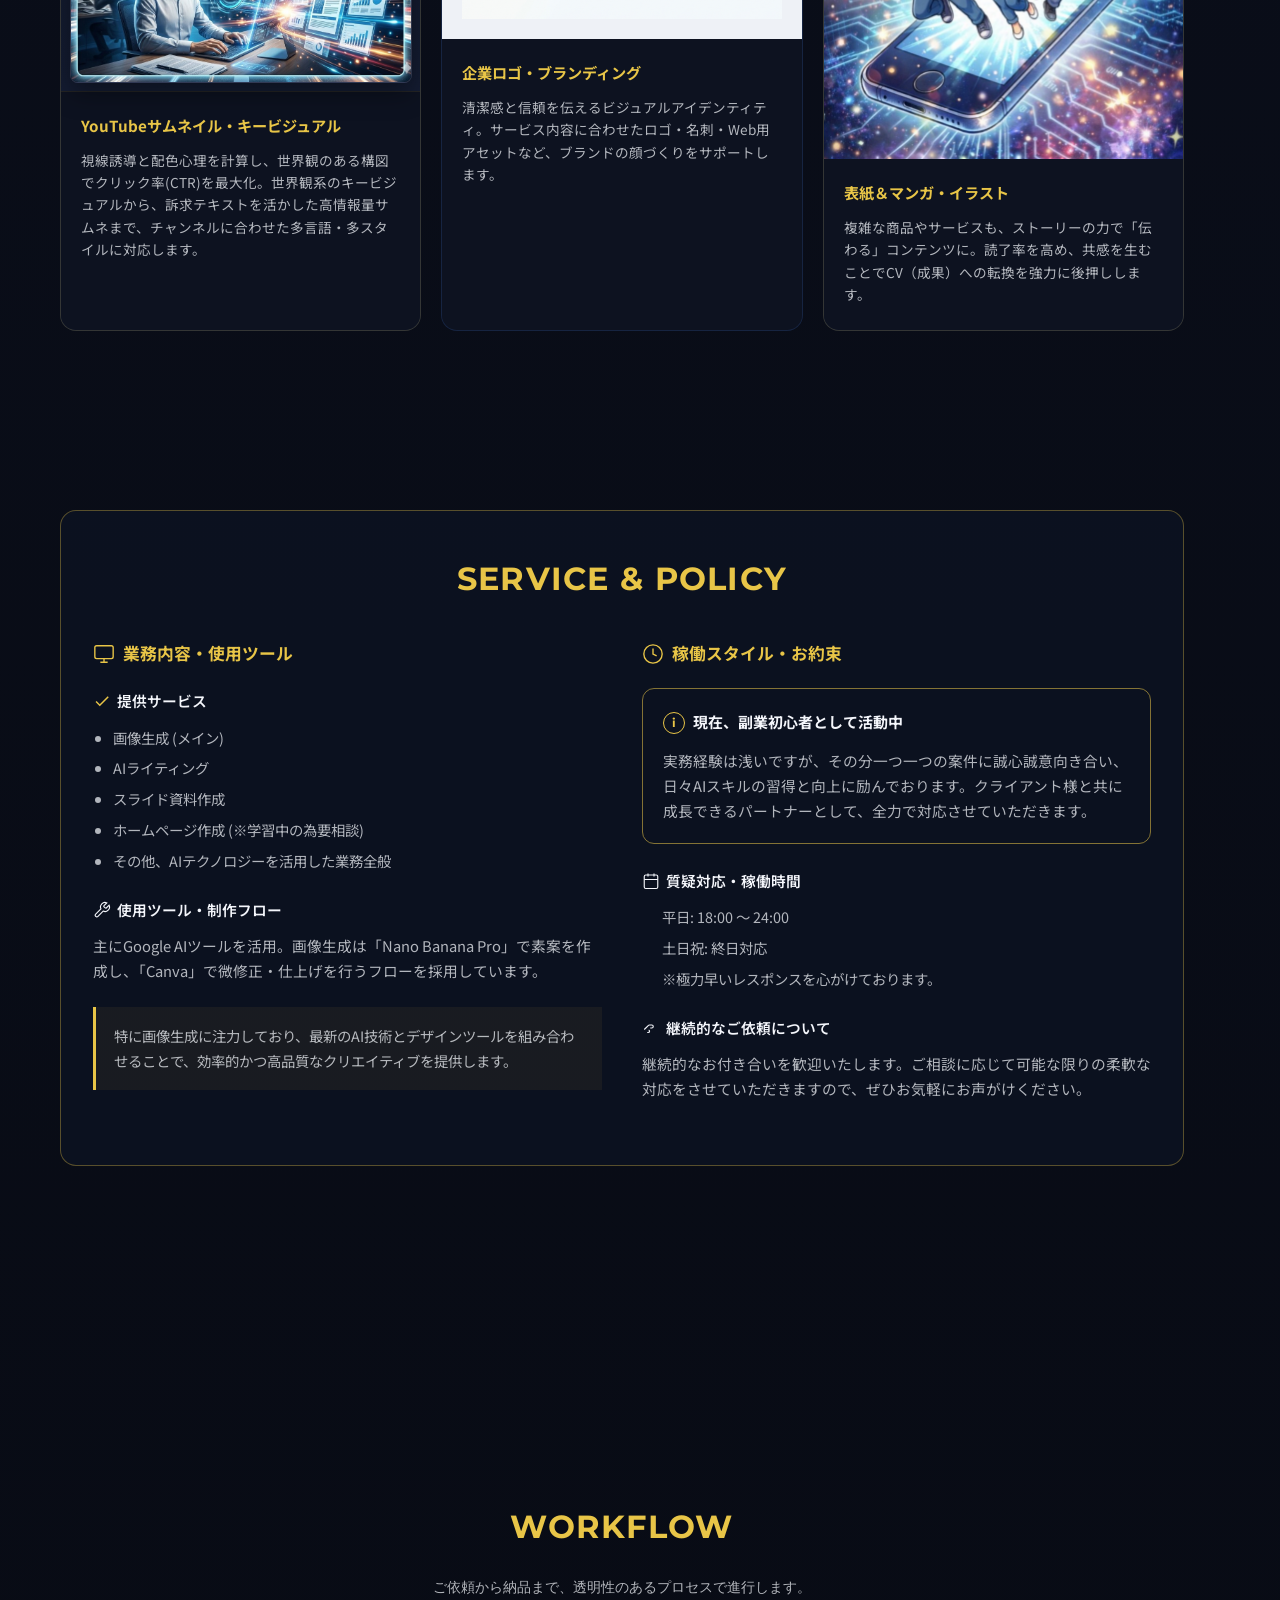
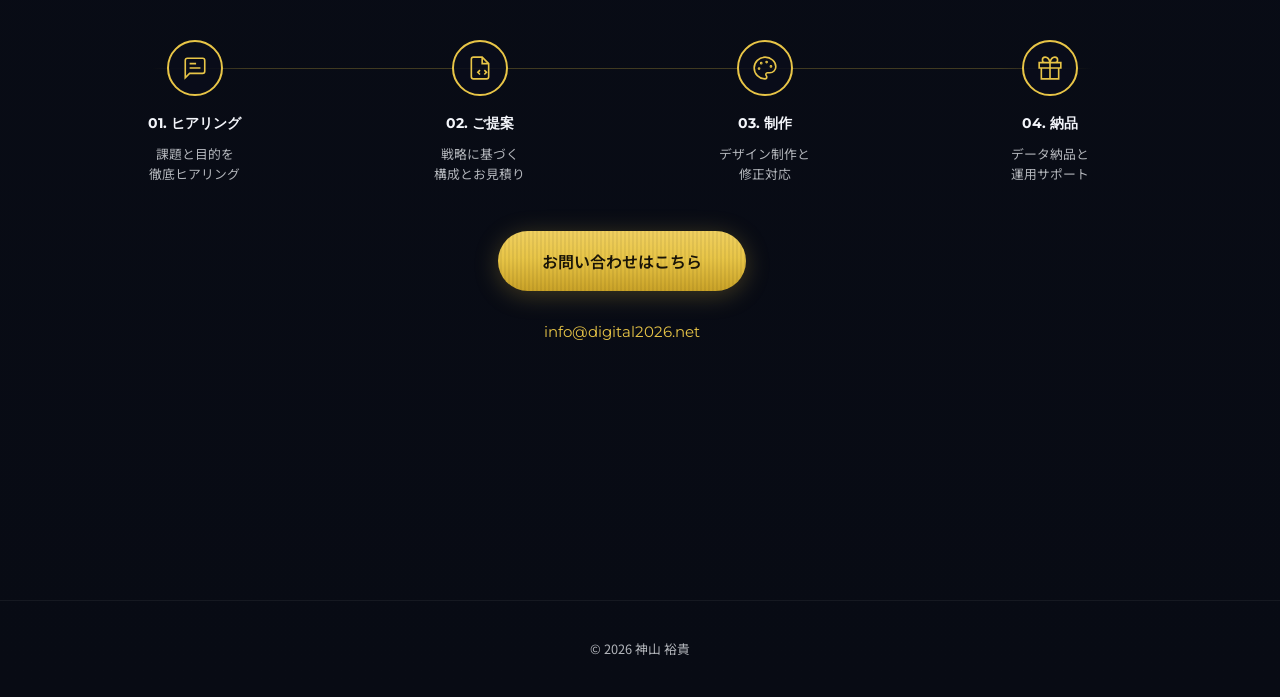
<file: docs/portfolio/index.html>
<!DOCTYPE html>
<html lang="ja">
<head>
  <meta charset="UTF-8" />
  <meta name="viewport" content="width=device-width, initial-scale=1.0" />
  <title>神山 裕貴 — Portfolio</title>
  <link rel="preconnect" href="https://fonts.googleapis.com" />
  <link rel="preconnect" href="https://fonts.gstatic.com" crossorigin />
  <link href="https://fonts.googleapis.com/css2?family=Montserrat:wght@500;600;700;800&family=Noto+Sans+JP:wght@400;500;600;700&display=swap" rel="stylesheet" />
  <link rel="stylesheet" href="styles.css" />
</head>
<body>
  <div class="noise" aria-hidden="true"></div>

  <nav class="section-nav" aria-label="セクション">
    <a href="#hero" class="nav-dot active" data-index="0" aria-label="トップ"></a>
    <a href="#identity" class="nav-dot" data-index="1" aria-label="アイデンティティ"></a>
    <a href="#reasons" class="nav-dot" data-index="2" aria-label="選んでもらう理由"></a>
    <a href="#contents" class="nav-dot" data-index="3" aria-label="デジタルコンテンツ"></a>
    <a href="#service" class="nav-dot" data-index="4" aria-label="サービス"></a>
    <a href="#workflow" class="nav-dot" data-index="5" aria-label="ワークフロー"></a>
  </nav>

  <div class="scroll-controls">
    <button type="button" class="scroll-btn" id="scroll-up" aria-label="上へスクロール">
      <svg viewBox="0 0 24 24" fill="none" stroke="currentColor" stroke-width="2"><path d="M18 15l-6-6-6 6"/></svg>
    </button>
    <button type="button" class="scroll-btn" id="scroll-down" aria-label="下へスクロール">
      <svg viewBox="0 0 24 24" fill="none" stroke="currentColor" stroke-width="2"><path d="M6 9l6 6 6-6"/></svg>
    </button>
  </div>

  <main>
    <section id="hero" class="section hero">
      <div class="hero-inner">
        <h1 class="hero-title">PORTFOLIO</h1>
        <p class="hero-lead">これからのビジネスの未来はAI導入で決まる。</p>
        <p class="hero-name">神山 裕貴</p>
      </div>
      <a href="#identity" class="hero-chevron" aria-label="次のセクションへ">
        <svg viewBox="0 0 24 24" fill="none" stroke="currentColor" stroke-width="2"><path d="M6 9l6 6 6-6"/></svg>
      </a>
    </section>

    <section id="identity" class="section identity">
      <div class="section-grid identity-grid">
        <div class="identity-copy">
          <p class="eyebrow">IDENTITY DESIGN</p>
          <h2 class="section-headline">信頼と革新の<br />ミニマリズム</h2>
          <div class="client-block">
            <span class="client-label">Client</span>
            <span class="client-name">Tech Start-up &apos;NexCore&apos;</span>
          </div>
          <p class="body-text">
            「信頼と革新のミニマリズム」とは、過剰な提案や不要な工程を省き、目的達成に必要な本質だけを確実に形にするビジネス思想である。実績と再現性ある手法を軸に、安定した品質と継続的な改善を両立。発注者が安心して任せられる、長期的なパートナー関係を重視する姿勢を示す。
          </p>
        </div>
        <figure class="identity-visual">
          <img
            class="identity-illustration"
            src="images/identity-human-ai-cocreation.png"
            alt="サーバールームで人間と光るAIアームが握手するイラスト。人とAIの共創と革新を表現。"
            width="1600"
            height="900"
            loading="lazy"
            decoding="async"
          />
        </figure>
      </div>
    </section>

    <section id="reasons" class="section reasons">
      <div class="glass-card reasons-card">
        <div class="reasons-text">
          <h2 class="section-title-gold">私を選んでもらう理由</h2>
          <p class="body-text">単なる制作ではなく、「ビジネスの課題解決」を目的としたデザインを提供します。</p>
          <p class="body-text">スピード感と円滑なコミュニケーションで、プロジェクトを成功に導きます。</p>
        </div>
        <div class="skills">
          <div class="skill-row">
            <div class="skill-label"><span>ブランド戦略</span><span>95%</span></div>
            <div class="skill-track"><div class="skill-fill" style="width:95%"></div></div>
          </div>
          <div class="skill-row">
            <div class="skill-label"><span>グラフィック</span><span>90%</span></div>
            <div class="skill-track"><div class="skill-fill" style="width:90%"></div></div>
          </div>
          <div class="skill-row">
            <div class="skill-label"><span>コミュニケーション</span><span>100%</span></div>
            <div class="skill-track"><div class="skill-fill" style="width:100%"></div></div>
          </div>
          <div class="skill-row">
            <div class="skill-label"><span>スピード</span><span>90%</span></div>
            <div class="skill-track"><div class="skill-fill" style="width:90%"></div></div>
          </div>
        </div>
      </div>
    </section>

    <section id="contents" class="section contents">
      <div class="contents-header">
        <h2 class="section-title-gold center">MYデジタルコンテンツ</h2>
        <p class="subtitle center">Engagement Driven Designs</p>
      </div>
      <div class="cards">
        <article class="content-card content-card--youtube">
          <div class="card-media-stack" role="group" aria-label="YouTube用サムネイル実例">
            <div class="card-media card-media--stacked">
              <img
                class="card-img"
                src="images/key-visual-shinpeki.png"
                alt="深碧の調べ（あおのうた）— 世界樹とクジラ、楽譜が流れる幻想的なキービジュアル"
                width="1200"
                height="675"
                loading="lazy"
                decoding="async"
              />
            </div>
            <div class="card-media card-media--stacked">
              <img
                class="card-img"
                src="images/youtube-thumb-ai-prompts.png"
                alt="YouTubeサムネイル — 資料作成の秒速化・超優良級プロンプト5選を訴求する構成"
                width="1280"
                height="720"
                loading="lazy"
                decoding="async"
              />
            </div>
          </div>
          <div class="card-bottom">
            <h3>YouTubeサムネイル・キービジュアル</h3>
            <p>視線誘導と配色心理を計算し、世界観のある構図でクリック率(CTR)を最大化。世界観系のキービジュアルから、訴求テキストを活かした高情報量サムネまで、チャンネルに合わせた多言語・多スタイルに対応します。</p>
          </div>
        </article>
        <article class="content-card content-card--brand">
          <div class="card-media card-media--logo">
            <img
              class="card-img card-img--contain"
              src="images/clean-smile-logo.png"
              alt="CLEAN SMILE Total Clean Service 企業ロゴ"
              width="800"
              height="800"
              loading="lazy"
              decoding="async"
            />
          </div>
          <div class="card-bottom">
            <h3>企業ロゴ・ブランディング</h3>
            <p>清潔感と信頼を伝えるビジュアルアイデンティティ。サービス内容に合わせたロゴ・名刺・Web用アセットなど、ブランドの顔づくりをサポートします。</p>
          </div>
        </article>
        <article class="content-card">
          <div class="card-media card-media--portrait">
            <img
              class="card-img"
              src="images/manga-konto-nichijou.png"
              alt="コントみたいな日常 — スマホとキャラクターのカラフルな表紙イラスト"
              width="900"
              height="1200"
              loading="lazy"
              decoding="async"
            />
          </div>
          <div class="card-bottom">
            <h3>表紙＆マンガ・イラスト</h3>
            <p>複雑な商品やサービスも、ストーリーの力で「伝わる」コンテンツに。読了率を高め、共感を生むことでCV（成果）への転換を強力に後押しします。</p>
          </div>
        </article>
      </div>
    </section>

    <section id="service" class="section service">
      <div class="service-box">
        <h2 class="section-title-gold center">SERVICE &amp; POLICY</h2>
        <div class="service-columns">
          <div class="service-col">
            <h3 class="service-heading">
              <svg class="inline-icon" viewBox="0 0 24 24" fill="none" stroke="currentColor" stroke-width="1.5"><rect x="2" y="3" width="20" height="14" rx="2"/><path d="M8 21h8M12 17v4"/></svg>
              業務内容・使用ツール
            </h3>
            <div class="service-block">
              <h4><svg class="tick" viewBox="0 0 24 24"><path fill="currentColor" d="M9 16.17L4.83 12l-1.42 1.41L9 19 21 7l-1.41-1.41z"/></svg> 提供サービス</h4>
              <ul>
                <li>画像生成 (メイン)</li>
                <li>AIライティング</li>
                <li>スライド資料作成</li>
                <li>ホームページ作成 (※学習中の為要相談)</li>
                <li>その他、AIテクノロジーを活用した業務全般</li>
              </ul>
            </div>
            <div class="service-block">
              <h4><svg class="inline-icon sm" viewBox="0 0 24 24" fill="none" stroke="currentColor" stroke-width="1.5"><path d="M14.7 6.3a1 1 0 0 0 0 1.4l1.6 1.6a1 1 0 0 0 1.4 0l3.77-3.77a6 6 0 0 1-7.94 7.94l-6.91 6.91a2.12 2.12 0 0 1-3-3l6.91-6.91a6 6 0 0 1 7.94-7.94l-3.76 3.76z"/></svg> 使用ツール・制作フロー</h4>
              <p class="body-text tight">主にGoogle AIツールを活用。画像生成は「Nano Banana Pro」で素案を作成し、「Canva」で微修正・仕上げを行うフローを採用しています。</p>
            </div>
            <blockquote class="highlight-line">
              特に画像生成に注力しており、最新のAI技術とデザインツールを組み合わせることで、効率的かつ高品質なクリエイティブを提供します。
            </blockquote>
          </div>
          <div class="service-col">
            <h3 class="service-heading">
              <svg class="inline-icon" viewBox="0 0 24 24" fill="none" stroke="currentColor" stroke-width="1.5"><circle cx="12" cy="12" r="10"/><path d="M12 6v6l4 2"/></svg>
              稼働スタイル・お約束
            </h3>
            <div class="info-box">
              <p class="info-title"><span class="info-i">i</span> 現在、副業初心者として活動中</p>
              <p class="body-text tight">実務経験は浅いですが、その分一つ一つの案件に誠心誠意向き合い、日々AIスキルの習得と向上に励んでおります。クライアント様と共に成長できるパートナーとして、全力で対応させていただきます。</p>
            </div>
            <div class="service-block">
              <h4><svg class="inline-icon sm" viewBox="0 0 24 24" fill="none" stroke="currentColor" stroke-width="1.5"><rect x="3" y="4" width="18" height="18" rx="2"/><path d="M16 2v4M8 2v4M3 10h18"/></svg> 質疑対応・稼働時間</h4>
              <ul class="plain-list">
                <li>平日: 18:00 ～ 24:00</li>
                <li>土日祝: 終日対応</li>
                <li>※極力早いレスポンスを心がけております。</li>
              </ul>
            </div>
            <div class="service-block">
              <h4><svg class="inline-icon sm" viewBox="0 0 24 24" fill="none" stroke="currentColor" stroke-width="1.5"><path d="M11 12h2a2 2 0 1 0 0-4h-3c-.6 0-1.1.2-1.4.6L3 14"/><path d="M7 18h1c1.1 0 2.1-.6 2.1-1.8 0-.8-.5-1.3-1.2-1.6"/></svg> 継続的なご依頼について</h4>
              <p class="body-text tight">継続的なお付き合いを歓迎いたします。ご相談に応じて可能な限りの柔軟な対応をさせていただきますので、ぜひお気軽にお声がけください。</p>
            </div>
          </div>
        </div>
      </div>
    </section>

    <section id="workflow" class="section workflow">
      <div class="workflow-inner">
        <h2 class="section-title-gold center">WORKFLOW</h2>
        <p class="subtitle center workflow-sub">ご依頼から納品まで、透明性のあるプロセスで進行します。</p>
        <div class="timeline">
          <div class="timeline-line" aria-hidden="true"></div>
          <div class="timeline-steps">
            <div class="step">
              <div class="step-icon" aria-hidden="true">
                <svg viewBox="0 0 24 24" fill="none" stroke="currentColor" stroke-width="1.5"><path d="M21 15a2 2 0 0 1-2 2H7l-4 4V5a2 2 0 0 1 2-2h14a2 2 0 0 1 2 2z"/><path d="M13 8H7M17 12H7"/></svg>
              </div>
              <p class="step-title">01. ヒアリング</p>
              <p class="step-desc">課題と目的を<br />徹底ヒアリング</p>
            </div>
            <div class="step">
              <div class="step-icon" aria-hidden="true">
                <svg viewBox="0 0 24 24" fill="none" stroke="currentColor" stroke-width="1.5"><path d="M14 2H6a2 2 0 0 0-2 2v16a2 2 0 0 0 2 2h12a2 2 0 0 0 2-2V8z"/><path d="M14 2v6h6M12 18l-2-2 2-2M16 14l2 2-2 2"/></svg>
              </div>
              <p class="step-title">02. ご提案</p>
              <p class="step-desc">戦略に基づく<br />構成とお見積り</p>
            </div>
            <div class="step">
              <div class="step-icon" aria-hidden="true">
                <svg viewBox="0 0 24 24" fill="none" stroke="currentColor" stroke-width="1.5"><circle cx="13.5" cy="6.5" r=".5"/><circle cx="17.5" cy="10.5" r=".5"/><circle cx="8.5" cy="7.5" r=".5"/><circle cx="6.5" cy="12.5" r=".5"/><path d="M12 2C6.5 2 2 6.5 2 12s4.5 10 10 10c.926 0 1.648-.746 1.648-1.688 0-.437-.18-.835-.437-1.125-.29-.289-.438-.652-.438-1.125a1.64 1.64 0 0 1 1.668-1.668h1.996c3.051 0 5.555-2.503 5.555-5.554C21.965 6.012 17.461 2 12 2z"/></svg>
              </div>
              <p class="step-title">03. 制作</p>
              <p class="step-desc">デザイン制作と<br />修正対応</p>
            </div>
            <div class="step">
              <div class="step-icon" aria-hidden="true">
                <svg viewBox="0 0 24 24" fill="none" stroke="currentColor" stroke-width="1.5"><path d="M20 12v10H4V12M2 7h20v5H2V7zM12 22V7M12 7H7.5a2.5 2.5 0 0 1 0-5C11 2 12 7 12 7zM12 7h4.5a2.5 2.5 0 0 0 0-5C13 2 12 7 12 7z"/></svg>
              </div>
              <p class="step-title">04. 納品</p>
              <p class="step-desc">データ納品と<br />運用サポート</p>
            </div>
          </div>
        </div>
        <div class="cta-wrap">
          <a class="cta-btn" href="contact.html">お問い合わせはこちら</a>
          <p class="cta-email"><a href="mailto:info@digital2026.net">info@digital2026.net</a></p>
        </div>
      </div>
    </section>
  </main>

  <footer class="site-footer">
    <p>© 2026 神山 裕貴</p>
  </footer>

  <script>
    (function () {
      var sections = document.querySelectorAll("main .section");
      var dots = document.querySelectorAll(".nav-dot");
      function setActive() {
        if (!dots.length) return;
        var mid = window.innerHeight / 2;
        var idx = 0;
        sections.forEach(function (s, i) {
          var r = s.getBoundingClientRect();
          if (r.top <= mid && r.bottom >= mid) idx = i;
        });
        dots.forEach(function (d, i) {
          d.classList.toggle("active", i === idx);
        });
      }
      window.addEventListener("scroll", setActive, { passive: true });
      setActive();

      function currentSectionIndex() {
        var y = window.scrollY + 1;
        var idx = 0;
        for (var i = 0; i < sections.length; i++) {
          if (sections[i].offsetTop <= y) idx = i;
        }
        return idx;
      }

      function goSection(delta) {
        var i = currentSectionIndex() + delta;
        if (i < 0 || i >= sections.length) return;
        sections[i].scrollIntoView({ behavior: "smooth", block: "start" });
      }

      document.getElementById("scroll-up").addEventListener("click", function () {
        goSection(-1);
      });
      document.getElementById("scroll-down").addEventListener("click", function () {
        goSection(1);
      });
    })();
  </script>
</body>
</html>
</file>
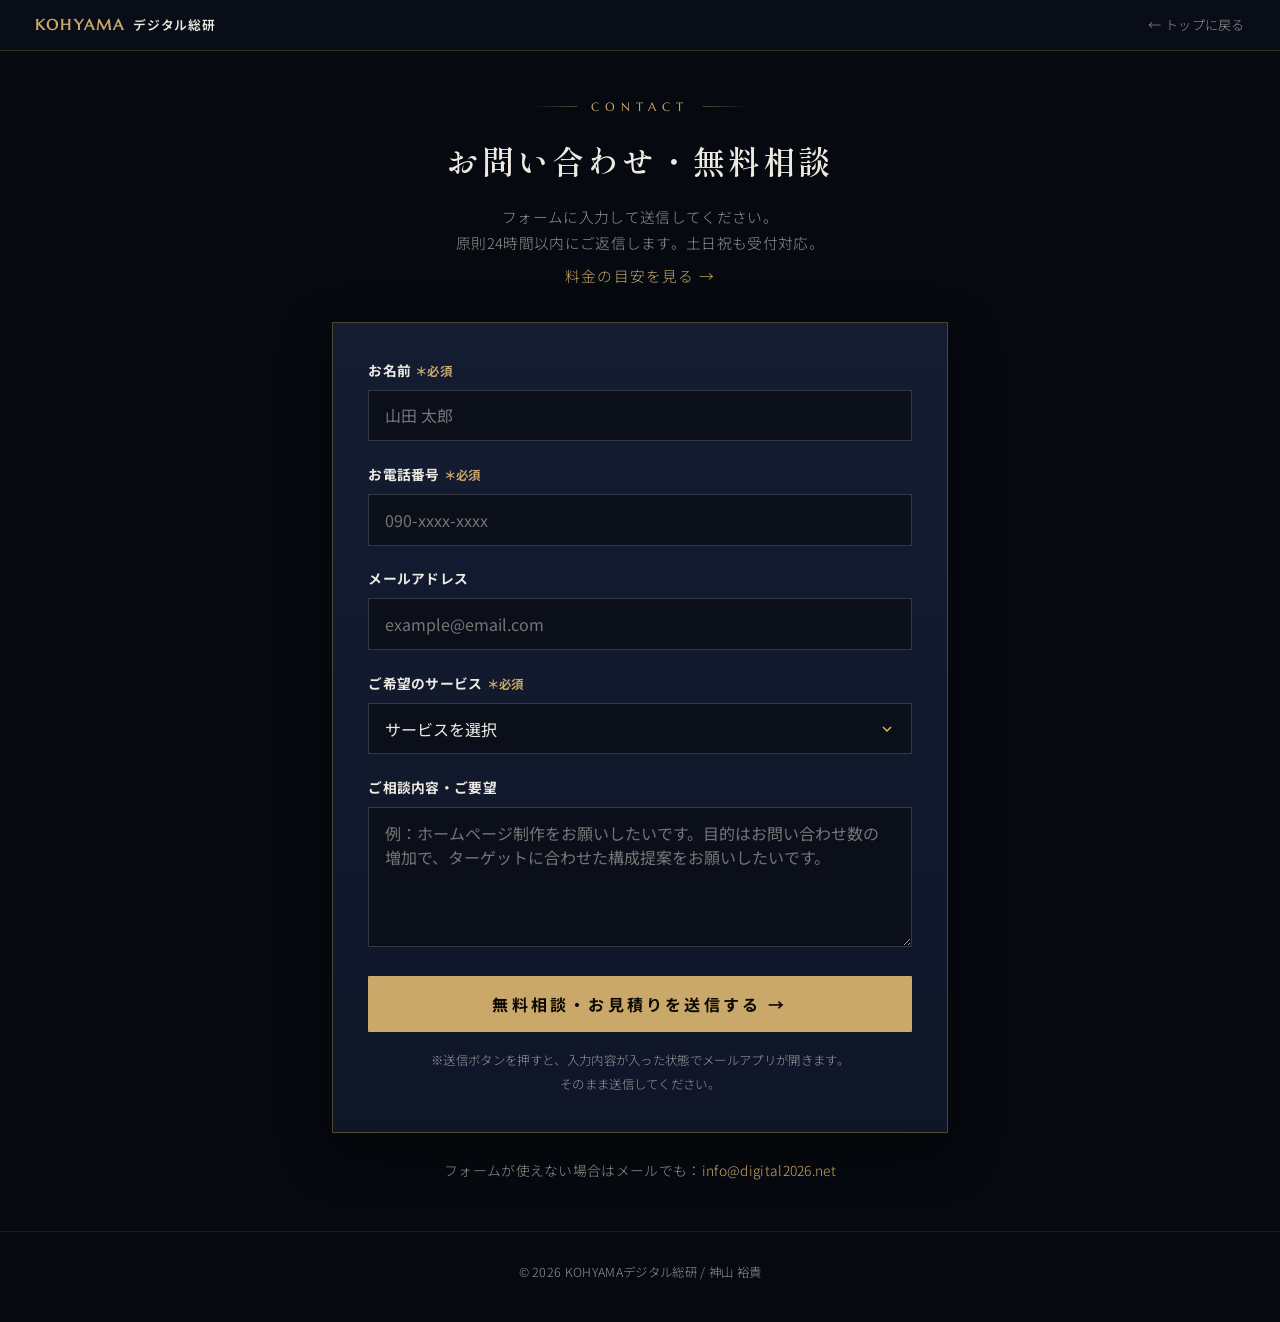
<file: portfolio/contact.html>
<!DOCTYPE html>
<html lang="ja">
<head>
<meta charset="UTF-8" />
<meta name="viewport" content="width=device-width, initial-scale=1.0" />
<title>お問い合わせ・無料相談 | KOHYAMAデジタル総研</title>
<meta name="description" content="KOHYAMAデジタル総研へのお問い合わせ・無料見積もりはこちら。原則24時間以内にご返信、土日祝も受付対応しています。" />
<link rel="canonical" href="https://kohyama1979.github.io/ai-projects/portfolio/contact.html" />
<meta name="theme-color" content="#06090f" />
<meta name="color-scheme" content="dark" />
<meta property="og:title" content="お問い合わせ・無料相談 | KOHYAMAデジタル総研" />
<meta property="og:description" content="KOHYAMAデジタル総研へのお問い合わせ・無料見積もりはこちら。原則24時間以内にご返信、土日祝も受付対応しています。" />
<meta property="og:type" content="website" />
<meta property="og:url" content="https://kohyama1979.github.io/ai-projects/portfolio/contact.html" />
<meta property="og:image" content="https://kohyama1979.github.io/ai-projects/portfolio/og-image.jpg" />
<meta property="og:site_name" content="KOHYAMAデジタル総研" />
<meta property="og:locale" content="ja_JP" />
<meta name="twitter:card" content="summary_large_image" />
<meta name="twitter:title" content="お問い合わせ・無料相談 | KOHYAMAデジタル総研" />
<meta name="twitter:description" content="KOHYAMAデジタル総研へのお問い合わせ・無料見積もりはこちら。原則24時間以内にご返信、土日祝も受付対応しています。" />
<meta name="twitter:image" content="https://kohyama1979.github.io/ai-projects/portfolio/og-image.jpg" />
<link rel="icon" href="favicon.svg" type="image/svg+xml" />
<link rel="apple-touch-icon" href="apple-touch-icon.png" />
<link rel="preconnect" href="https://fonts.googleapis.com" />
<link rel="preconnect" href="https://fonts.gstatic.com" crossorigin />
<link href="https://fonts.googleapis.com/css2?family=Shippori+Mincho:wght@500;600;700;800&family=Marcellus&family=Noto+Sans+JP:wght@300;400;500;700&display=swap" rel="stylesheet" />
<script type="application/ld+json">
{
  "@context": "https://schema.org",
  "@graph": [
    {
      "@type": "WebPage",
      "@id": "https://kohyama1979.github.io/ai-projects/portfolio/contact.html#webpage",
      "url": "https://kohyama1979.github.io/ai-projects/portfolio/contact.html",
      "name": "お問い合わせ・無料相談 | KOHYAMAデジタル総研",
      "description": "KOHYAMAデジタル総研へのお問い合わせ・無料見積もりはこちら。原則24時間以内にご返信、土日祝も受付対応しています。",
      "isPartOf": {
        "@type": "WebSite",
        "name": "KOHYAMAデジタル総研",
        "url": "https://kohyama1979.github.io/ai-projects/portfolio/"
      }
    },
    {
      "@type": "BreadcrumbList",
      "itemListElement": [
        {
          "@type": "ListItem",
          "position": 1,
          "name": "トップ",
          "item": "https://kohyama1979.github.io/ai-projects/portfolio/"
        },
        {
          "@type": "ListItem",
          "position": 2,
          "name": "お問い合わせ",
          "item": "https://kohyama1979.github.io/ai-projects/portfolio/contact.html"
        }
      ]
    }
  ]
}
</script>
<style>
:root{--bg-deep:#0a0e1a;--bg-section:#0f1628;--bg-card:#141c32;--bg-card-darker:#0d1220;--gold:#e8c547;--gold-dim:rgba(232,197,71,.35);--gold-line:rgba(232,197,71,.55);--text:#f4f6fb;--muted:rgba(244,246,251,.72);--err:#ff8080;--font-jp:"Noto Sans JP",sans-serif;--font-en:"Montserrat",sans-serif;--radius:16px}
*{box-sizing:border-box;margin:0;padding:0}
html{background:#0a0e1a;color-scheme:dark}
body{font-family:var(--font-jp);background:var(--bg-deep);color:var(--text);line-height:1.8;-webkit-font-smoothing:antialiased}
a{color:inherit}
.site-header{position:fixed;top:0;left:0;right:0;z-index:50;display:flex;align-items:center;justify-content:space-between;padding:.7rem clamp(1rem,4vw,2.2rem);background:rgba(10,14,26,.94);backdrop-filter:blur(10px);border-bottom:1px solid rgba(232,197,71,.18)}
.brand{font-family:var(--font-en);font-weight:800;letter-spacing:.14em;font-size:.95rem;color:var(--gold);text-decoration:none;white-space:nowrap}
.brand span{color:var(--text);font-family:var(--font-jp);font-weight:600;letter-spacing:.06em;font-size:.8rem;margin-left:.5rem}
.back{font-size:.82rem;color:var(--muted);text-decoration:none}
.back:hover{color:var(--gold)}
main{max-width:680px;margin:0 auto;padding:6rem clamp(1.2rem,5vw,2rem) 3rem}
.eyebrow{font-family:var(--font-en);font-size:.74rem;font-weight:700;letter-spacing:.32em;color:var(--gold);display:flex;align-items:center;justify-content:center;gap:.9rem;margin-bottom:.9rem}
.eyebrow::before,.eyebrow::after{content:"";flex:0 0 48px;height:1px;background:linear-gradient(90deg,transparent,var(--gold-line))}
.eyebrow::after{background:linear-gradient(270deg,transparent,var(--gold-line))}
h1{font-size:clamp(1.5rem,5vw,2rem);font-weight:700;text-align:center;letter-spacing:.02em}
.lead{color:var(--muted);font-size:.92rem;text-align:center;margin-top:.9rem}
.form-card{background:linear-gradient(180deg,#141c32,#0f1628);border:1px solid rgba(232,197,71,.28);border-radius:calc(var(--radius) + 4px);padding:clamp(1.4rem,5vw,2.2rem);margin-top:2rem;box-shadow:0 18px 50px rgba(0,0,0,.45)}
.field{margin-bottom:1.3rem}
label{display:block;font-size:.86rem;font-weight:700;margin-bottom:.45rem}
.req{color:var(--gold);font-size:.78rem;margin-left:.25rem}
input,select,textarea{width:100%;background:var(--bg-card-darker);border:1px solid rgba(244,246,251,.18);border-radius:10px;color:var(--text);font-family:var(--font-jp);font-size:16px;padding:.8rem 1rem;transition:border-color .25s}
input:focus,select:focus,textarea:focus{outline:none;border-color:var(--gold)}
select{appearance:none;background-image:url("data:image/svg+xml,%3Csvg xmlns='http://www.w3.org/2000/svg' viewBox='0 0 24 24' fill='none' stroke='%23e8c547' stroke-width='2'%3E%3Cpath d='M6 9l6 6 6-6'/%3E%3C/svg%3E");background-repeat:no-repeat;background-position:right 1rem center;background-size:16px}
textarea{min-height:140px;resize:vertical}
.error{display:none;color:var(--err);font-size:.78rem;margin-top:.35rem}
.has-error input,.has-error select{border-color:var(--err)}
.has-error .error{display:block}
.submit{display:block;width:100%;border:none;cursor:pointer;font-family:var(--font-jp);font-weight:700;font-size:1rem;letter-spacing:.05em;border-radius:999px;padding:1rem;background:linear-gradient(135deg,#f3d97a,var(--gold));color:#161200;box-shadow:0 4px 18px rgba(232,197,71,.28);transition:transform .2s,box-shadow .2s;margin-top:.4rem}
.submit:hover{transform:translateY(-2px);box-shadow:0 8px 26px rgba(232,197,71,.4)}
.submit:focus-visible{outline:2px solid var(--gold);outline-offset:3px}
.footnote{font-size:.78rem;color:var(--muted);text-align:center;margin-top:1.1rem;line-height:1.9}
.mail-note{text-align:center;font-size:.86rem;color:var(--muted);margin-top:1.6rem}
.mail-note a{color:var(--gold);text-decoration:none}
.mail-note a:hover{text-decoration:underline}
.site-footer{text-align:center;padding:1.8rem 1rem 2.4rem;font-size:.78rem;color:var(--muted);border-top:1px solid rgba(244,246,251,.08)}

/* ==== refined theme ==== */
:root{--bg-deep:#06090f;--bg-section:#0a0f1a;--bg-card:#0d1320;--bg-card-darker:#0a0f1a;--gold:#c9a86a;--gold-dim:rgba(201,168,106,.3);--gold-line:rgba(201,168,106,.38);--text:#edeae2;--muted:rgba(237,234,226,.62);--font-jp:"Noto Sans JP",sans-serif;--font-en:"Marcellus",serif;--radius:2px}
body{font-weight:300;letter-spacing:.02em}
h1,h2,h3,.headline,.ja-title{font-family:"Shippori Mincho",serif!important;font-weight:600!important;letter-spacing:.1em}
.price-hero h1{font-weight:700!important;letter-spacing:.16em}
.eyebrow{letter-spacing:.5em;font-family:"Marcellus",serif;font-weight:400}
.btn{border-radius:1px!important;letter-spacing:.2em;font-weight:500}
.btn-gold{background:var(--gold)!important;color:#0c0903!important;box-shadow:none!important}
.btn-gold:hover{background:#e6cd92!important;transform:none!important;box-shadow:none!important}
.btn-ghost{border:1px solid var(--gold-line)!important;color:#e6cd92!important}
.btn-ghost:hover{background:var(--gold)!important;color:#0c0903!important}
.hero-badge{border-radius:1px;letter-spacing:.2em;font-weight:400}
.hero-points span{border-radius:1px;font-weight:400;letter-spacing:.1em;background:transparent;border:1px solid rgba(201,168,106,.25)}
.row,.set,.panel,.ex,.info-box,.faq-item,.form-card{border-radius:1px!important}
.tag{border-radius:1px;font-family:"Marcellus",serif;font-weight:400}
.tag-list li,.chips span,.sup{border-radius:1px}
.rank{border-radius:1px;background:var(--gold);color:#0c0903;letter-spacing:.12em;font-weight:500}
.price,.now,.opt b,.ex .p,.step .num{font-family:"Marcellus",serif!important;font-weight:400!important}
.save{border-radius:1px;background:transparent}
.sup{font-weight:400;letter-spacing:.1em}
.sup em{display:none}
input,select,textarea{border-radius:1px!important}
.submit{border-radius:1px!important;background:var(--gold)!important;color:#0c0903!important;box-shadow:none!important;letter-spacing:.2em}
.submit:hover{background:#e6cd92!important;transform:none!important;box-shadow:none!important}
.glass{background:linear-gradient(180deg,#0d1320,#0a0f1a)!important;border-radius:1px!important}
.bgfill{position:fixed;inset:0;background:#06090f;z-index:-10;pointer-events:none}
main{position:relative;background:transparent}
</style>
</head>
<body>
<div class="bgfill" aria-hidden="true"></div>
<header class="site-header">
  <a class="brand" href="index.html">KOHYAMA<span>デジタル総研</span></a>
  <a class="back" href="index.html">← トップに戻る</a>
</header>

<main>
  <p class="eyebrow">CONTACT</p>
  <h1>お問い合わせ・無料相談</h1>
  <p class="lead">フォームに入力して送信してください。<br />原則24時間以内にご返信します。土日祝も受付対応。</p>
  <p class="lead" style="margin-top:.4rem"><a href="price.html" style="color:var(--gold);text-decoration:none;letter-spacing:.08em">料金の目安を見る →</a></p>

  <form class="form-card" id="estimate-form" novalidate>
    <div class="field" data-field="name">
      <label for="f-name">お名前<span class="req">＊必須</span></label>
      <input type="text" id="f-name" name="name" autocomplete="name" placeholder="山田 太郎" required />
      <p class="error" role="alert">入力してください。</p>
    </div>
    <div class="field" data-field="phone">
      <label for="f-phone">お電話番号<span class="req">＊必須</span></label>
      <input type="tel" id="f-phone" name="phone" autocomplete="tel" inputmode="tel" placeholder="090-xxxx-xxxx" required />
      <p class="error" role="alert">入力してください。</p>
    </div>
    <div class="field">
      <label for="f-email">メールアドレス</label>
      <input type="email" id="f-email" name="email" autocomplete="email" inputmode="email" placeholder="example@email.com" />
    </div>
    <div class="field" data-field="service">
      <label for="f-service">ご希望のサービス<span class="req">＊必須</span></label>
      <select id="f-service" name="service" required>
        <option value="">サービスを選択</option>
        <option value="Webページ・LP制作">Webページ・LP制作</option>
        <option value="ホームページ作成">ホームページ作成</option>
        <option value="スライド資料作成">スライド資料作成</option>
        <option value="企業ロゴ・ブランディング">企業ロゴ・ブランディング</option>
        <option value="専用AIアシスタント制作">専用AIアシスタント制作</option>
        <option value="チラシ・広告作成">チラシ・広告作成</option>
        <option value="SNS用画像・AI画像生成">SNS用画像・AI画像生成</option>
        <option value="AI秘書導入（AIエージェント）">AI秘書導入（AIエージェント）</option>
        <option value="その他">その他</option>
      </select>
      <p class="error" role="alert">選択してください。</p>
    </div>
    <div class="field">
      <label for="f-body">ご相談内容・ご要望</label>
      <textarea id="f-body" name="body" placeholder="例：ホームページ制作をお願いしたいです。目的はお問い合わせ数の増加で、ターゲットに合わせた構成提案をお願いしたいです。"></textarea>
    </div>
    <button type="submit" class="submit">無料相談・お見積りを送信する →</button>
    <p class="footnote">※送信ボタンを押すと、入力内容が入った状態でメールアプリが開きます。<br />そのまま送信してください。</p>
  </form>

  <p class="mail-note">フォームが使えない場合はメールでも：<a href="mailto:info@digital2026.net">info@digital2026.net</a></p>
</main>

<footer class="site-footer">
  <p>© 2026 KOHYAMAデジタル総研 / 神山 裕貴</p>
</footer>

<script>
(function () {
  var form = document.getElementById("estimate-form");
  var to = "info@digital2026.net";
  function clearErrors() {
    form.querySelectorAll(".field.has-error").forEach(function (el) { el.classList.remove("has-error"); });
  }
  function showError(fieldName) {
    var wrap = form.querySelector('.field[data-field="' + fieldName + '"]');
    if (wrap) wrap.classList.add("has-error");
  }
  form.addEventListener("submit", function (e) {
    e.preventDefault();
    clearErrors();
    var name = document.getElementById("f-name").value.trim();
    var phone = document.getElementById("f-phone").value.trim();
    var email = document.getElementById("f-email").value.trim();
    var service = document.getElementById("f-service").value;
    var body = document.getElementById("f-body").value.trim();
    var ok = true;
    if (!name) { showError("name"); ok = false; }
    if (!phone) { showError("phone"); ok = false; }
    if (!service) { showError("service"); ok = false; }
    if (!ok) return;
    var text =
      "【無料相談・お見積りのご依頼】\r\n\r\n" +
      "お名前: " + name + "\r\n" +
      "お電話番号: " + phone + "\r\n" +
      "メールアドレス: " + (email || "（未入力）") + "\r\n" +
      "ご希望のサービス: " + service + "\r\n\r\n" +
      "ご相談内容・ご要望:\r\n" + (body || "（なし）") + "\r\n";
    var subject = encodeURIComponent("無料相談・お見積りのご依頼");
    window.location.href = "mailto:" + to + "?subject=" + subject + "&body=" + encodeURIComponent(text);
  });
})();
</script>
</body>
</html>
</file>
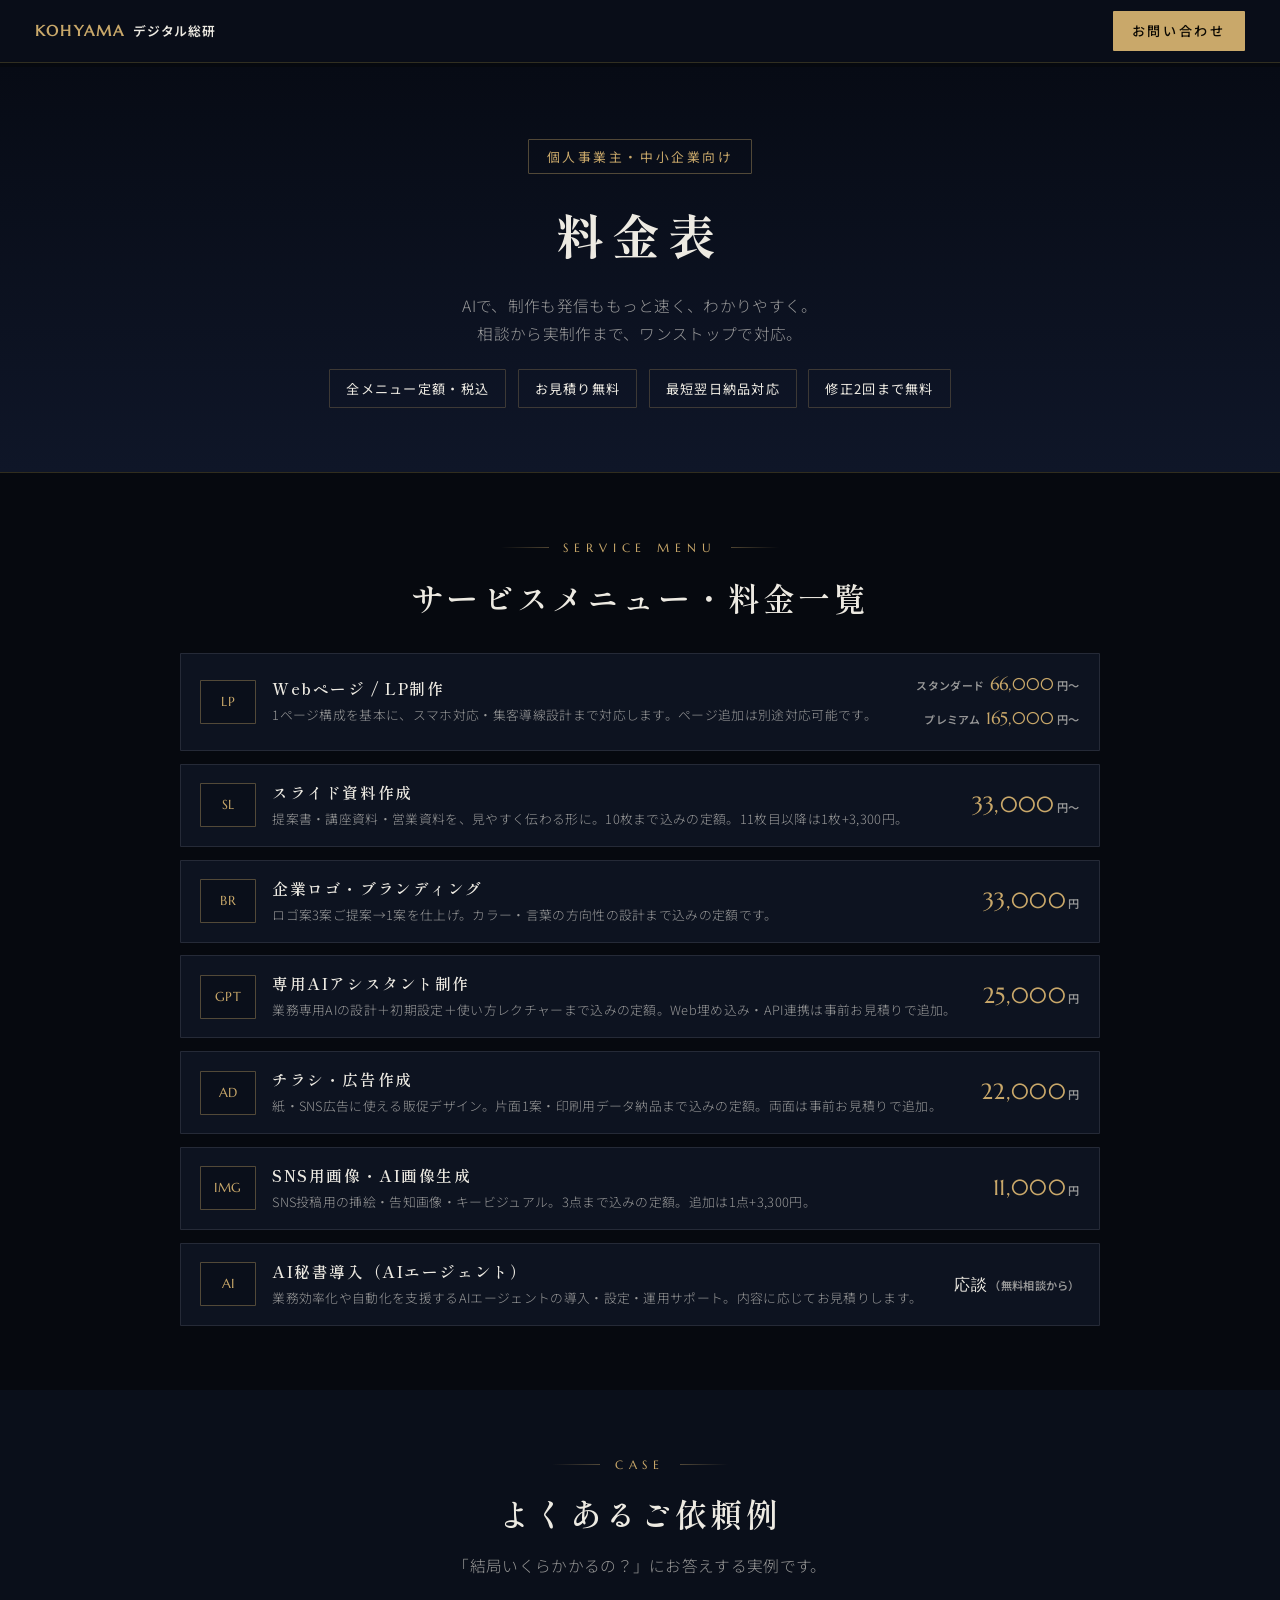
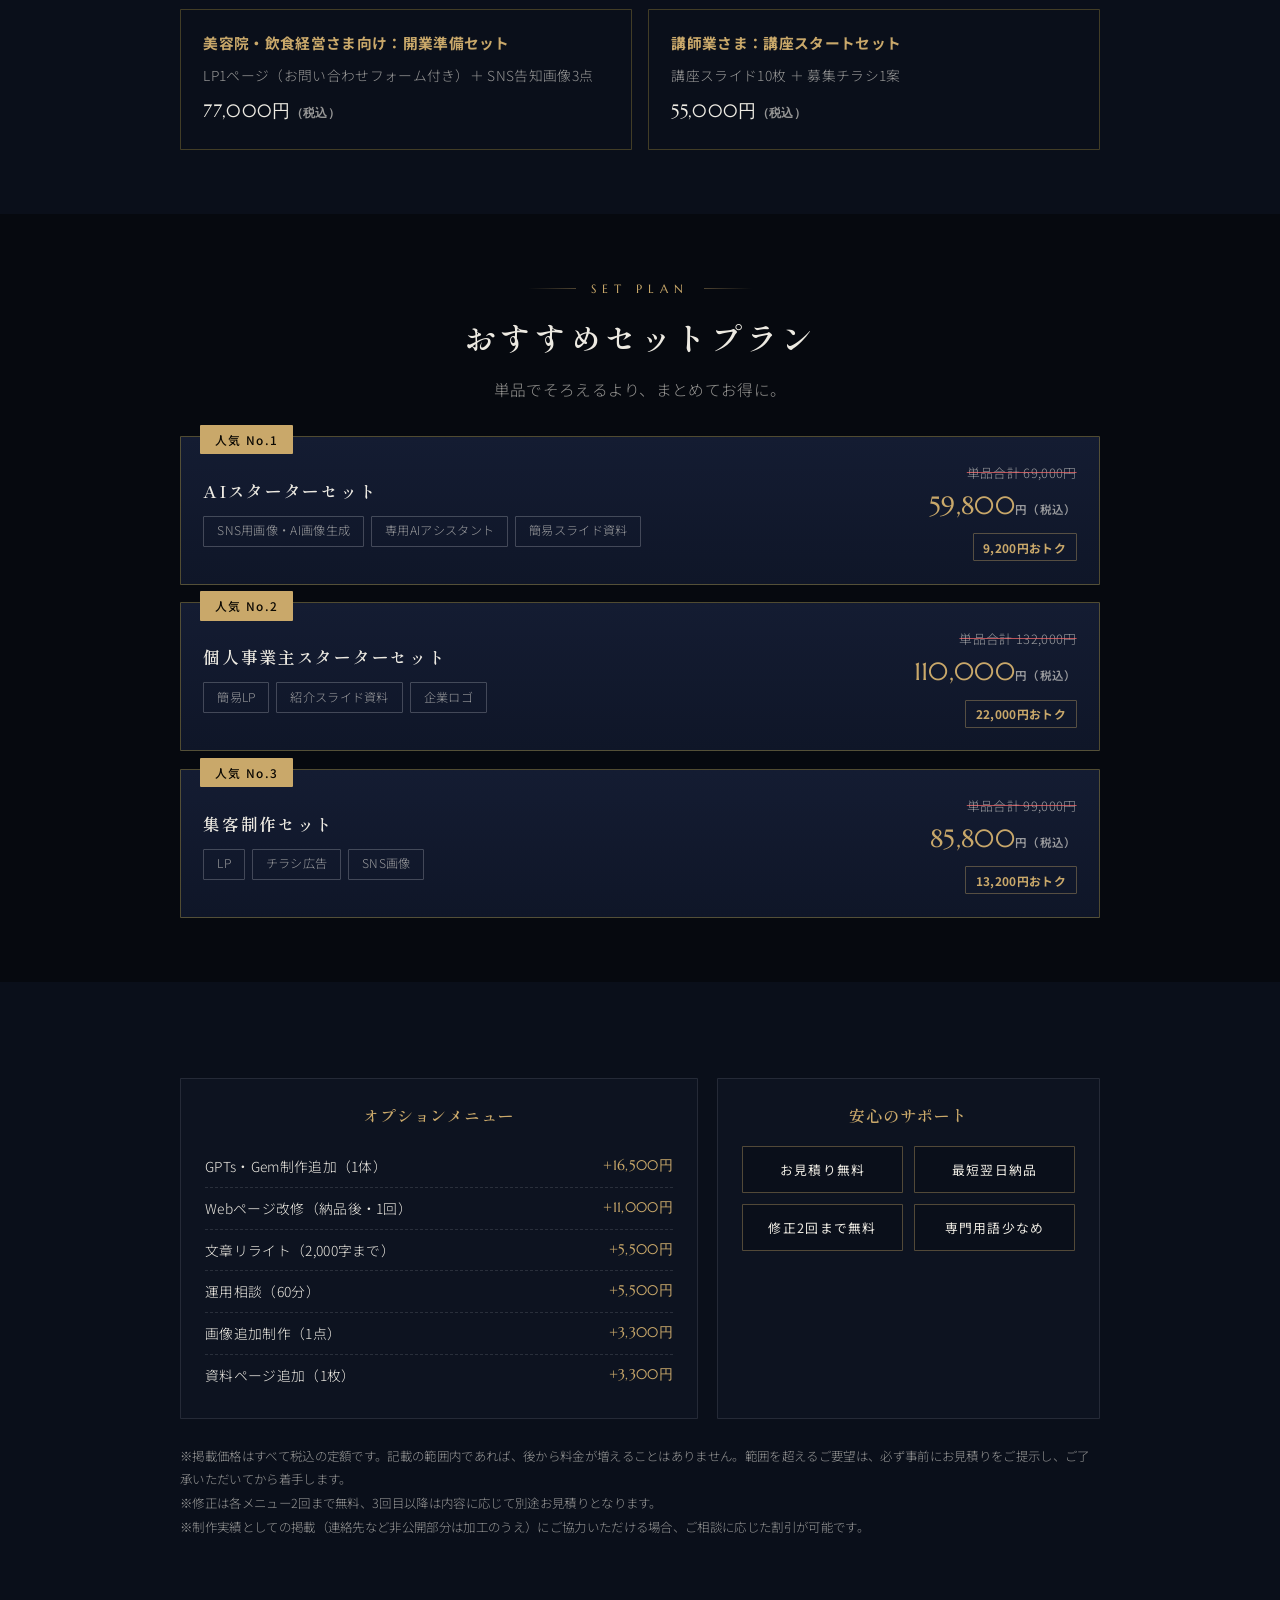
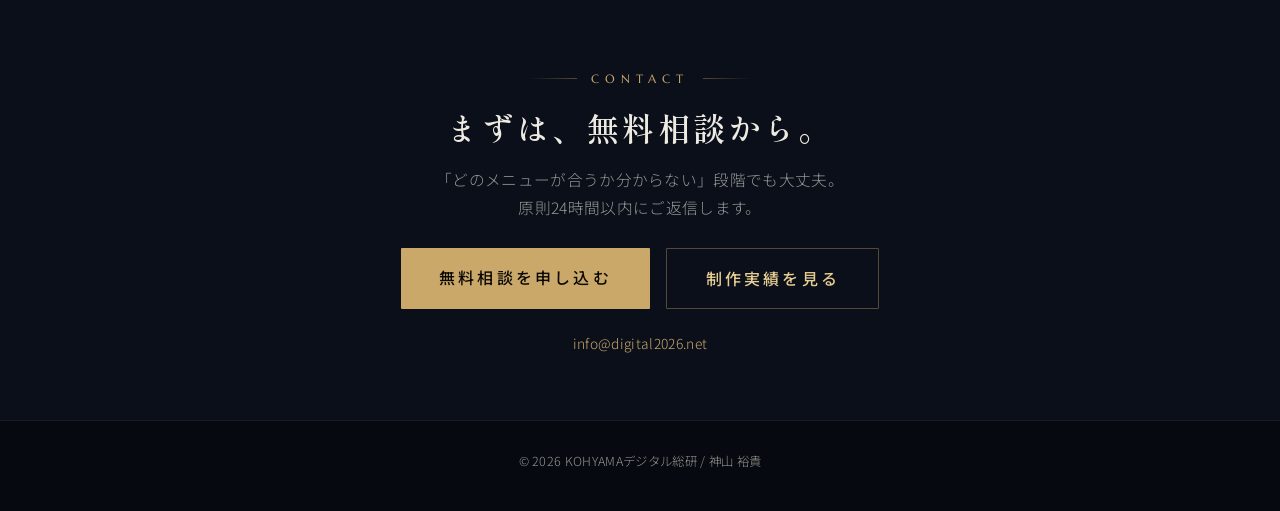
<file: portfolio/price.html>
<!DOCTYPE html>
<html lang="ja">
<head>
<meta charset="UTF-8" />
<meta name="viewport" content="width=device-width, initial-scale=1.0" />
<title>料金表 | KOHYAMAデジタル総研</title>
<meta name="description" content="個人事業主・中小企業向けのAI活用・Web制作サービス料金表。LP制作、チラシ、ロゴ、SNS画像、AIアシスタント制作。お見積り無料、最短翌日納品対応。" />
<link rel="canonical" href="https://kohyama1979.github.io/ai-projects/portfolio/price.html" />
<meta name="theme-color" content="#06090f" />
<meta name="color-scheme" content="dark" />
<meta property="og:title" content="料金表 | KOHYAMAデジタル総研" />
<meta property="og:description" content="個人事業主・中小企業向けのAI活用・Web制作サービス料金表。LP制作、チラシ、ロゴ、SNS画像、AIアシスタント制作。お見積り無料、最短翌日納品対応。" />
<meta property="og:type" content="website" />
<meta property="og:url" content="https://kohyama1979.github.io/ai-projects/portfolio/price.html" />
<meta property="og:image" content="https://kohyama1979.github.io/ai-projects/portfolio/og-image.jpg" />
<meta property="og:site_name" content="KOHYAMAデジタル総研" />
<meta property="og:locale" content="ja_JP" />
<meta name="twitter:card" content="summary_large_image" />
<meta name="twitter:title" content="料金表 | KOHYAMAデジタル総研" />
<meta name="twitter:description" content="個人事業主・中小企業向けのAI活用・Web制作サービス料金表。LP制作、チラシ、ロゴ、SNS画像、AIアシスタント制作。お見積り無料、最短翌日納品対応。" />
<meta name="twitter:image" content="https://kohyama1979.github.io/ai-projects/portfolio/og-image.jpg" />
<link rel="icon" href="favicon.svg" type="image/svg+xml" />
<link rel="apple-touch-icon" href="apple-touch-icon.png" />
<link rel="preconnect" href="https://fonts.googleapis.com" />
<link rel="preconnect" href="https://fonts.gstatic.com" crossorigin />
<link href="https://fonts.googleapis.com/css2?family=Shippori+Mincho:wght@500;600;700;800&family=Marcellus&family=Noto+Sans+JP:wght@300;400;500;700&display=swap" rel="stylesheet" />
<script type="application/ld+json">
{
  "@context": "https://schema.org",
  "@graph": [
    {
      "@type": "WebPage",
      "@id": "https://kohyama1979.github.io/ai-projects/portfolio/price.html#webpage",
      "url": "https://kohyama1979.github.io/ai-projects/portfolio/price.html",
      "name": "料金表 | KOHYAMAデジタル総研",
      "description": "個人事業主・中小企業向けのAI活用・Web制作サービス料金表。LP制作、チラシ、ロゴ、SNS画像、AIアシスタント制作。お見積り無料、最短翌日納品対応。",
      "isPartOf": {
        "@type": "WebSite",
        "name": "KOHYAMAデジタル総研",
        "url": "https://kohyama1979.github.io/ai-projects/portfolio/"
      }
    },
    {
      "@type": "BreadcrumbList",
      "itemListElement": [
        {
          "@type": "ListItem",
          "position": 1,
          "name": "トップ",
          "item": "https://kohyama1979.github.io/ai-projects/portfolio/"
        },
        {
          "@type": "ListItem",
          "position": 2,
          "name": "料金表",
          "item": "https://kohyama1979.github.io/ai-projects/portfolio/price.html"
        }
      ]
    }
  ]
}
</script>
<style>
:root{--bg-deep:#0a0e1a;--bg-section:#0f1628;--bg-card:#141c32;--bg-card-darker:#0d1220;--gold:#e8c547;--gold-dim:rgba(232,197,71,.35);--gold-line:rgba(232,197,71,.55);--text:#f4f6fb;--muted:rgba(244,246,251,.72);--red:#ff6b6b;--font-jp:"Noto Sans JP",sans-serif;--font-en:"Montserrat",sans-serif;--radius:16px;--maxw:920px}
*{box-sizing:border-box;margin:0;padding:0}
html{scroll-behavior:smooth;background:#0a0e1a;color-scheme:dark}
body{font-family:var(--font-jp);background:var(--bg-deep);color:var(--text);line-height:1.8;-webkit-font-smoothing:antialiased}
a{color:inherit}
.site-header{position:fixed;top:0;left:0;right:0;z-index:50;display:flex;align-items:center;justify-content:space-between;padding:.7rem clamp(1rem,4vw,2.2rem);background:rgba(10,14,26,.94);backdrop-filter:blur(10px);border-bottom:1px solid rgba(232,197,71,.18)}
.brand{font-family:var(--font-en);font-weight:800;letter-spacing:.14em;font-size:.95rem;color:var(--gold);text-decoration:none;white-space:nowrap}
.brand span{color:var(--text);font-family:var(--font-jp);font-weight:600;letter-spacing:.06em;font-size:.8rem;margin-left:.5rem}
.btn{display:inline-block;font-weight:700;letter-spacing:.05em;text-decoration:none;border-radius:999px;transition:transform .2s,box-shadow .2s,background .25s;text-align:center}
.btn:focus-visible{outline:2px solid var(--gold);outline-offset:3px}
.btn-gold{background:linear-gradient(135deg,#f3d97a,var(--gold));color:#161200;box-shadow:0 4px 18px rgba(232,197,71,.28)}
.btn-gold:hover{transform:translateY(-2px);box-shadow:0 8px 26px rgba(232,197,71,.4)}
.btn-ghost{border:1px solid var(--gold-line);color:var(--gold);background:transparent}
.btn-ghost:hover{background:rgba(232,197,71,.1)}
.btn-sm{padding:.5rem 1.2rem;font-size:.82rem}
.btn-lg{padding:.95rem 2.4rem;font-size:1rem}
main{padding-top:4.2rem}
.section{padding:clamp(2.6rem,6vw,4rem) clamp(1.2rem,5vw,2.5rem)}
.inner{max-width:var(--maxw);margin:0 auto}
.eyebrow{font-family:var(--font-en);font-size:.74rem;font-weight:700;letter-spacing:.32em;color:var(--gold);display:flex;align-items:center;justify-content:center;gap:.9rem;margin-bottom:.9rem}
.eyebrow::before,.eyebrow::after{content:"";flex:0 0 48px;height:1px;background:linear-gradient(90deg,transparent,var(--gold-line))}
.eyebrow::after{background:linear-gradient(270deg,transparent,var(--gold-line))}
.headline{font-size:clamp(1.45rem,4vw,2rem);font-weight:700;line-height:1.5;letter-spacing:.02em;text-align:center}
.lead{color:var(--muted);font-size:clamp(.9rem,2.4vw,.98rem);margin-top:.9rem;text-align:center}
.gold{color:var(--gold)}
/* hero band */
.price-hero{background:linear-gradient(180deg,#070b15,#0f1628);text-align:center;border-bottom:1px solid rgba(232,197,71,.18);padding-top:clamp(3rem,7vw,4.5rem)}
.hero-badge{display:inline-block;border:1px solid var(--gold-line);color:var(--gold);border-radius:999px;padding:.3rem 1.1rem;font-size:.8rem;font-weight:600;margin-bottom:1.1rem}
.price-hero h1{font-size:clamp(2rem,7vw,3rem);font-weight:700;letter-spacing:.08em}
.hero-points{display:flex;gap:.7rem;justify-content:center;flex-wrap:wrap;margin-top:1.3rem}
.hero-points span{background:var(--bg-card);border:1px solid rgba(232,197,71,.3);border-radius:999px;padding:.4rem 1rem;font-size:.82rem;font-weight:600}
/* menu rows */
.menu{display:flex;flex-direction:column;gap:.8rem;margin-top:2rem}
.row{display:grid;grid-template-columns:56px 1fr auto;gap:1rem;align-items:center;background:var(--bg-card);border:1px solid rgba(244,246,251,.1);border-radius:14px;padding:1rem 1.2rem}
.row:hover{border-color:var(--gold-dim)}
.tag{width:56px;height:44px;border-radius:10px;background:var(--bg-card-darker);border:1px solid var(--gold-line);color:var(--gold);font-family:var(--font-en);font-weight:800;font-size:.82rem;display:flex;align-items:center;justify-content:center;letter-spacing:.04em}
.row h3{font-size:.98rem;font-weight:700;line-height:1.5}
.row .desc{font-size:.8rem;color:var(--muted);margin-top:.15rem}
.price{font-family:var(--font-en);font-weight:800;font-size:clamp(1.05rem,3.4vw,1.35rem);color:var(--gold);white-space:nowrap;text-align:right}
.price small{font-family:var(--font-jp);font-size:.7rem;font-weight:600;color:var(--muted);margin-left:.15rem}
.price-stack{display:flex;flex-direction:column;gap:.25rem;align-items:flex-end}
.price-stack span{display:block;font-size:clamp(.88rem,2.4vw,1.05rem)}
.price-stack b{font-family:var(--font-jp);font-size:.68rem;font-weight:600;color:var(--muted);margin-right:.35rem}
.row--talk .price{color:var(--text);font-size:1rem}
@media (max-width:560px){.row{grid-template-columns:44px 1fr;grid-template-areas:"tag title" "tag price"}.tag{grid-area:tag;width:44px;height:40px}.row h3,.row .desc{grid-area:auto}.row>div:nth-child(2){grid-area:title}.price{grid-area:price;text-align:left;margin-top:.3rem}.price-stack{align-items:flex-start}}
/* example box */
.examples{background:var(--bg-section)}
.ex-grid{display:grid;grid-template-columns:1fr 1fr;gap:1rem;margin-top:1.8rem}
@media (max-width:680px){.ex-grid{grid-template-columns:1fr}}
.ex{background:var(--bg-card-darker);border:1px solid rgba(232,197,71,.25);border-radius:14px;padding:1.3rem 1.4rem}
.ex .t{font-weight:700;font-size:.92rem;margin-bottom:.4rem;color:var(--gold)}
.ex p{font-size:.86rem;color:var(--muted)}
.ex .p{font-family:var(--font-en);font-weight:800;color:var(--text);font-size:1.1rem;margin-top:.5rem}
/* sets */
.sets{display:flex;flex-direction:column;gap:1.1rem;margin-top:2rem}
.set{position:relative;background:linear-gradient(180deg,#141c32,#0f1628);border:1px solid rgba(232,197,71,.3);border-radius:var(--radius);padding:1.5rem 1.4rem 1.4rem;display:grid;grid-template-columns:1fr auto;gap:1rem;align-items:center}
@media (max-width:620px){.set{grid-template-columns:1fr}}
.rank{position:absolute;top:-12px;left:1.2rem;background:linear-gradient(135deg,#f3d97a,var(--gold));color:#161200;font-weight:800;font-size:.74rem;border-radius:999px;padding:.25rem .9rem;letter-spacing:.06em}
.set h3{font-size:1.05rem;font-weight:700}
.chips{display:flex;flex-wrap:wrap;gap:.45rem;margin-top:.6rem}
.chips span{border:1px solid rgba(244,246,251,.22);border-radius:999px;padding:.22rem .8rem;font-size:.76rem;color:var(--muted)}
.set-price{text-align:right}
@media (max-width:620px){.set-price{text-align:left}}
.was{font-size:.8rem;color:var(--muted);text-decoration:line-through;text-decoration-color:rgba(255,107,107,.7)}
.now{font-family:var(--font-en);font-weight:800;font-size:1.55rem;color:var(--gold)}
.now small{font-family:var(--font-jp);font-size:.72rem;color:var(--muted);font-weight:600}
.save{display:inline-block;background:rgba(232,197,71,.14);border:1px solid var(--gold-line);color:var(--gold);border-radius:6px;font-size:.74rem;font-weight:700;padding:.15rem .6rem;margin-top:.3rem}
/* options + support */
.two-col{display:grid;grid-template-columns:1.15fr .85fr;gap:1.2rem;margin-top:2rem}
@media (max-width:760px){.two-col{grid-template-columns:1fr}}
.panel{background:var(--bg-card);border:1px solid rgba(244,246,251,.1);border-radius:var(--radius);padding:1.4rem 1.5rem}
.panel h3{font-size:1rem;color:var(--gold);margin-bottom:1rem;text-align:center;letter-spacing:.06em}
.opt{display:flex;justify-content:space-between;gap:1rem;font-size:.86rem;padding:.5rem 0;border-bottom:1px dashed rgba(244,246,251,.12)}
.opt:last-child{border-bottom:0}
.opt b{font-family:var(--font-en);color:var(--gold);font-weight:700;white-space:nowrap}
.support{display:grid;grid-template-columns:repeat(2,1fr);gap:.7rem}
.sup{background:var(--bg-card-darker);border:1px solid var(--gold-line);border-radius:12px;padding:.8rem .6rem;text-align:center;font-size:.8rem;font-weight:700;line-height:1.5}
.sup em{display:block;font-style:normal;font-size:1.05rem;margin-bottom:.15rem}
.notes{margin-top:1.6rem;font-size:.78rem;color:var(--muted);line-height:1.9}
/* cta */
.final{background:var(--bg-section);text-align:center}
.cta-row{display:flex;gap:1rem;justify-content:center;flex-wrap:wrap;margin-top:1.6rem}
.cta-email{margin-top:1.4rem;font-size:.86rem;color:var(--muted)}
.cta-email a{color:var(--gold);text-decoration:none}
.site-footer{text-align:center;padding:1.8rem 1rem 2.4rem;font-size:.78rem;color:var(--muted);border-top:1px solid rgba(244,246,251,.08)}

/* ==== refined theme ==== */
:root{--bg-deep:#06090f;--bg-section:#0a0f1a;--bg-card:#0d1320;--bg-card-darker:#0a0f1a;--gold:#c9a86a;--gold-dim:rgba(201,168,106,.3);--gold-line:rgba(201,168,106,.38);--text:#edeae2;--muted:rgba(237,234,226,.62);--font-jp:"Noto Sans JP",sans-serif;--font-en:"Marcellus",serif;--radius:2px}
body{font-weight:300;letter-spacing:.02em}
h1,h2,h3,.headline,.ja-title{font-family:"Shippori Mincho",serif!important;font-weight:600!important;letter-spacing:.1em}
.price-hero h1{font-weight:700!important;letter-spacing:.16em}
.eyebrow{letter-spacing:.5em;font-family:"Marcellus",serif;font-weight:400}
.btn{border-radius:1px!important;letter-spacing:.2em;font-weight:500}
.btn-gold{background:var(--gold)!important;color:#0c0903!important;box-shadow:none!important}
.btn-gold:hover{background:#e6cd92!important;transform:none!important;box-shadow:none!important}
.btn-ghost{border:1px solid var(--gold-line)!important;color:#e6cd92!important}
.btn-ghost:hover{background:var(--gold)!important;color:#0c0903!important}
.hero-badge{border-radius:1px;letter-spacing:.2em;font-weight:400}
.hero-points span{border-radius:1px;font-weight:400;letter-spacing:.1em;background:transparent;border:1px solid rgba(201,168,106,.25)}
.row,.set,.panel,.ex,.info-box,.faq-item,.form-card{border-radius:1px!important}
.tag{border-radius:1px;font-family:"Marcellus",serif;font-weight:400}
.tag-list li,.chips span,.sup{border-radius:1px}
.rank{border-radius:1px;background:var(--gold);color:#0c0903;letter-spacing:.12em;font-weight:500}
.price,.now,.opt b,.ex .p,.step .num{font-family:"Marcellus",serif!important;font-weight:400!important}
.save{border-radius:1px;background:transparent}
.sup{font-weight:400;letter-spacing:.1em}
.sup em{display:none}
input,select,textarea{border-radius:1px!important}
.submit{border-radius:1px!important;background:var(--gold)!important;color:#0c0903!important;box-shadow:none!important;letter-spacing:.2em}
.submit:hover{background:#e6cd92!important;transform:none!important;box-shadow:none!important}
.glass{background:linear-gradient(180deg,#0d1320,#0a0f1a)!important;border-radius:1px!important}
.bgfill{position:fixed;inset:0;background:#06090f;z-index:-10;pointer-events:none}
main{position:relative;background:transparent}
</style>
</head>
<body>
<div class="bgfill" aria-hidden="true"></div>
<header class="site-header">
  <a class="brand" href="index.html">KOHYAMA<span>デジタル総研</span></a>
  <a class="btn btn-gold btn-sm" href="contact.html">お問い合わせ</a>
</header>

<main>
  <section class="section price-hero">
    <div class="inner">
      <p class="hero-badge">個人事業主・中小企業向け</p>
      <h1>料金表</h1>
      <p class="lead">AIで、制作も発信ももっと速く、わかりやすく。<br />相談から実制作まで、ワンストップで対応。</p>
      <div class="hero-points">
        <span>全メニュー定額・税込</span>
        <span>お見積り無料</span>
        <span>最短翌日納品対応</span>
        <span>修正2回まで無料</span>
      </div>
    </div>
  </section>

  <section class="section">
    <div class="inner">
      <p class="eyebrow">SERVICE MENU</p>
      <h2 class="headline">サービスメニュー・料金一覧</h2>
      <div class="menu">
        <div class="row">
          <div class="tag">LP</div>
          <div><h3>Webページ / LP制作</h3><p class="desc">1ページ構成を基本に、スマホ対応・集客導線設計まで対応します。ページ追加は別途対応可能です。</p></div>
          <p class="price price-stack"><span><b>スタンダード</b>66,000<small>円〜</small></span><span><b>プレミアム</b>165,000<small>円〜</small></span></p>
        </div>
        <div class="row">
          <div class="tag">SL</div>
          <div><h3>スライド資料作成</h3><p class="desc">提案書・講座資料・営業資料を、見やすく伝わる形に。10枚まで込みの定額。11枚目以降は1枚+3,300円。</p></div>
          <p class="price">33,000<small>円〜</small></p>
        </div>
        <div class="row">
          <div class="tag">BR</div>
          <div><h3>企業ロゴ・ブランディング</h3><p class="desc">ロゴ案3案ご提案→1案を仕上げ。カラー・言葉の方向性の設計まで込みの定額です。</p></div>
          <p class="price">33,000<small>円</small></p>
        </div>
        <div class="row">
          <div class="tag">GPT</div>
          <div><h3>専用AIアシスタント制作</h3><p class="desc">業務専用AIの設計＋初期設定＋使い方レクチャーまで込みの定額。Web埋め込み・API連携は事前お見積りで追加。</p></div>
          <p class="price">25,000<small>円</small></p>
        </div>
        <div class="row">
          <div class="tag">AD</div>
          <div><h3>チラシ・広告作成</h3><p class="desc">紙・SNS広告に使える販促デザイン。片面1案・印刷用データ納品まで込みの定額。両面は事前お見積りで追加。</p></div>
          <p class="price">22,000<small>円</small></p>
        </div>
        <div class="row">
          <div class="tag">IMG</div>
          <div><h3>SNS用画像・AI画像生成</h3><p class="desc">SNS投稿用の挿絵・告知画像・キービジュアル。3点まで込みの定額。追加は1点+3,300円。</p></div>
          <p class="price">11,000<small>円</small></p>
        </div>
        <div class="row row--talk">
          <div class="tag">AI</div>
          <div><h3>AI秘書導入（AIエージェント）</h3><p class="desc">業務効率化や自動化を支援するAIエージェントの導入・設定・運用サポート。内容に応じてお見積りします。</p></div>
          <p class="price">応談<small>（無料相談から）</small></p>
        </div>
      </div>
    </div>
  </section>

  <section class="section examples">
    <div class="inner">
      <p class="eyebrow">CASE</p>
      <h2 class="headline">よくあるご依頼例</h2>
      <p class="lead">「結局いくらかかるの？」にお答えする実例です。</p>
      <div class="ex-grid">
        <div class="ex">
          <p class="t">美容院・飲食経営さま向け：開業準備セット</p>
          <p>LP1ページ（お問い合わせフォーム付き）＋ SNS告知画像3点</p>
          <p class="p">77,000円<span style="font-size:.72rem;font-weight:600;color:var(--muted)">（税込）</span></p>
        </div>
        <div class="ex">
          <p class="t">講師業さま：講座スタートセット</p>
          <p>講座スライド10枚 ＋ 募集チラシ1案</p>
          <p class="p">55,000円<span style="font-size:.72rem;font-weight:600;color:var(--muted)">（税込）</span></p>
        </div>
      </div>
    </div>
  </section>

  <section class="section">
    <div class="inner">
      <p class="eyebrow">SET PLAN</p>
      <h2 class="headline">おすすめセットプラン</h2>
      <p class="lead">単品でそろえるより、まとめてお得に。</p>
      <div class="sets">
        <div class="set">
          <span class="rank">人気 No.1</span>
          <div>
            <h3>AIスターターセット</h3>
            <div class="chips"><span>SNS用画像・AI画像生成</span><span>専用AIアシスタント</span><span>簡易スライド資料</span></div>
          </div>
          <div class="set-price">
            <p class="was">単品合計 69,000円</p>
            <p class="now">59,800<small>円（税込）</small></p>
            <span class="save">9,200円おトク</span>
          </div>
        </div>
        <div class="set">
          <span class="rank">人気 No.2</span>
          <div>
            <h3>個人事業主スターターセット</h3>
            <div class="chips"><span>簡易LP</span><span>紹介スライド資料</span><span>企業ロゴ</span></div>
          </div>
          <div class="set-price">
            <p class="was">単品合計 132,000円</p>
            <p class="now">110,000<small>円（税込）</small></p>
            <span class="save">22,000円おトク</span>
          </div>
        </div>
        <div class="set">
          <span class="rank">人気 No.3</span>
          <div>
            <h3>集客制作セット</h3>
            <div class="chips"><span>LP</span><span>チラシ広告</span><span>SNS画像</span></div>
          </div>
          <div class="set-price">
            <p class="was">単品合計 99,000円</p>
            <p class="now">85,800<small>円（税込）</small></p>
            <span class="save">13,200円おトク</span>
          </div>
        </div>
      </div>
    </div>
  </section>

  <section class="section examples">
    <div class="inner">
      <div class="two-col">
        <div class="panel">
          <h3>オプションメニュー</h3>
          <div class="opt"><span>GPTs・Gem制作追加（1体）</span><b>+16,500円</b></div>
          <div class="opt"><span>Webページ改修（納品後・1回）</span><b>+11,000円</b></div>
          <div class="opt"><span>文章リライト（2,000字まで）</span><b>+5,500円</b></div>
          <div class="opt"><span>運用相談（60分）</span><b>+5,500円</b></div>
          <div class="opt"><span>画像追加制作（1点）</span><b>+3,300円</b></div>
          <div class="opt"><span>資料ページ追加（1枚）</span><b>+3,300円</b></div>
        </div>
        <div class="panel">
          <h3>安心のサポート</h3>
          <div class="support">
            <div class="sup">お見積り無料</div>
            <div class="sup">最短翌日納品</div>
            <div class="sup">修正2回まで無料</div>
            <div class="sup">専門用語少なめ</div>
          </div>
        </div>
      </div>
      <p class="notes">※掲載価格はすべて税込の定額です。記載の範囲内であれば、後から料金が増えることはありません。範囲を超えるご要望は、必ず事前にお見積りをご提示し、ご了承いただいてから着手します。<br />※修正は各メニュー2回まで無料、3回目以降は内容に応じて別途お見積りとなります。<br />※制作実績としての掲載（連絡先など非公開部分は加工のうえ）にご協力いただける場合、ご相談に応じた割引が可能です。</p>
    </div>
  </section>

  <section class="section final">
    <div class="inner">
      <p class="eyebrow">CONTACT</p>
      <h2 class="headline">まずは、無料相談から。</h2>
      <p class="lead">「どのメニューが合うか分からない」段階でも大丈夫。<br />原則24時間以内にご返信します。</p>
      <div class="cta-row">
        <a class="btn btn-gold btn-lg" href="contact.html">無料相談を申し込む</a>
        <a class="btn btn-ghost btn-lg" href="index.html">制作実績を見る</a>
      </div>
      <p class="cta-email"><a href="mailto:info@digital2026.net">info@digital2026.net</a></p>
    </div>
  </section>
</main>

<footer class="site-footer">
  <p>© 2026 KOHYAMAデジタル総研 / 神山 裕貴</p>
</footer>
</body>
</html>
</file>
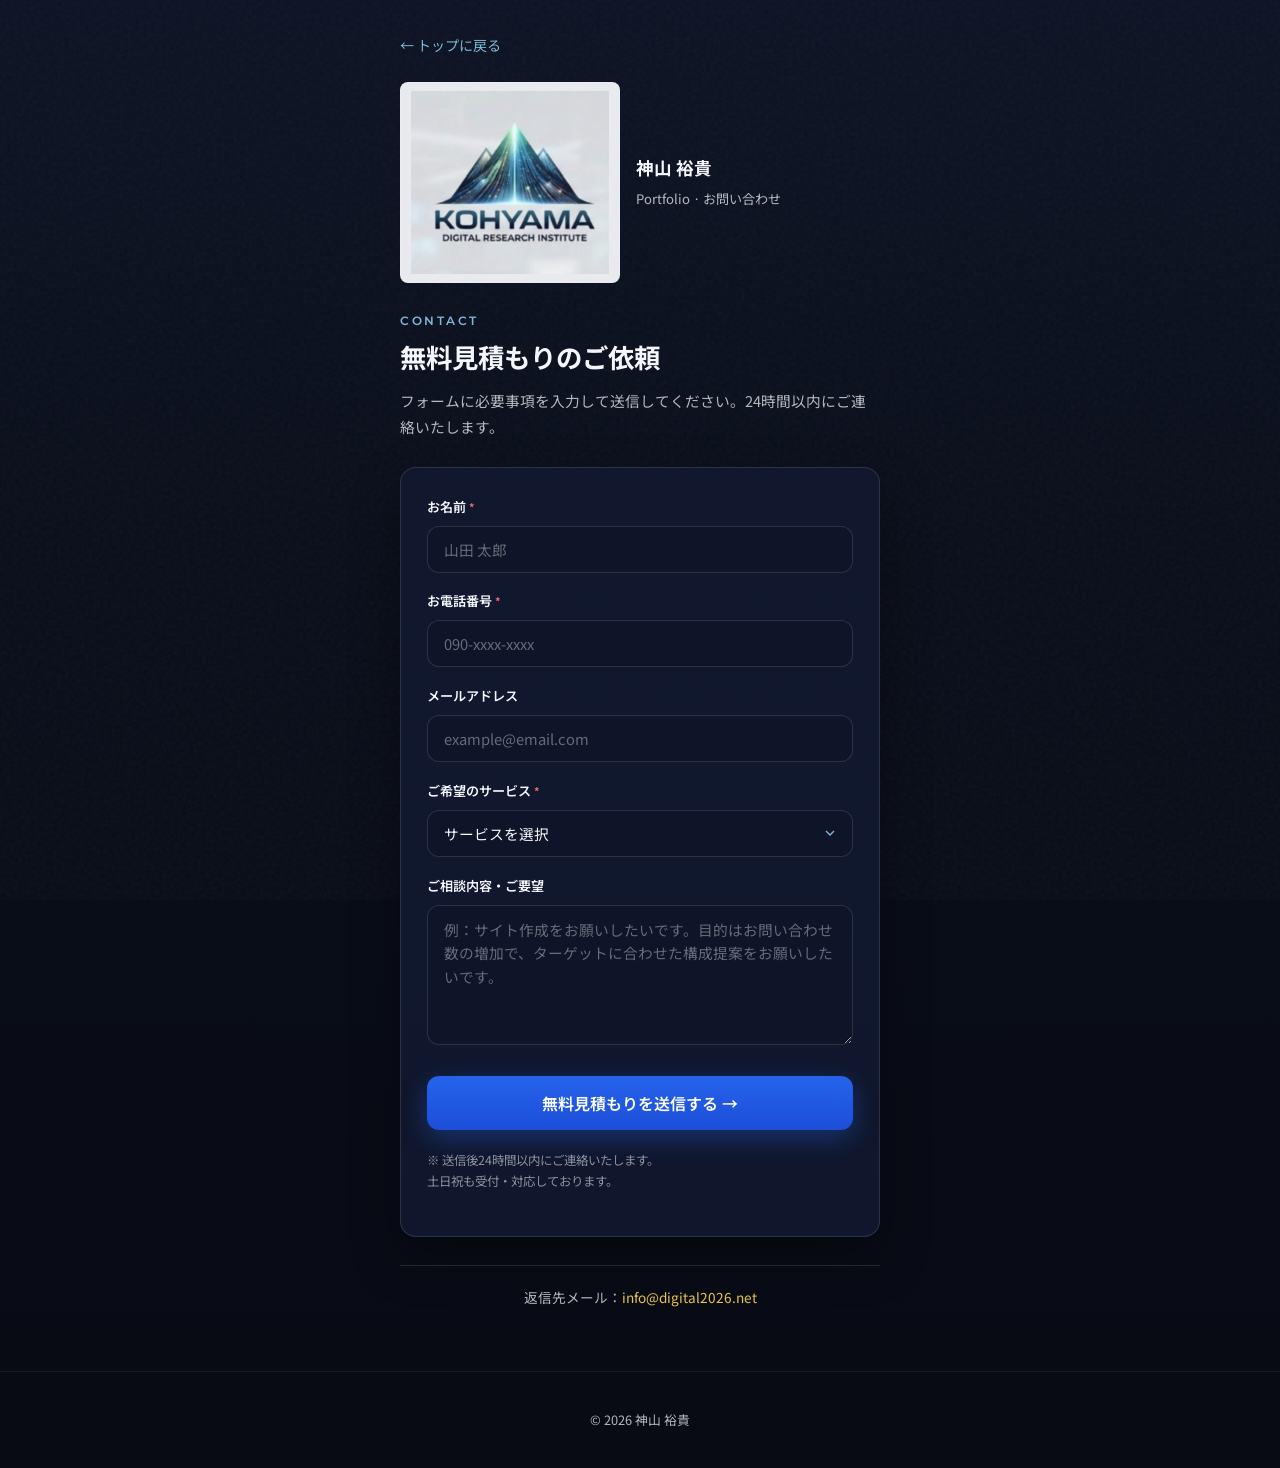
<file: docs/portfolio/contact.html>
<!DOCTYPE html>
<html lang="ja">
<head>
  <meta charset="UTF-8" />
  <meta name="viewport" content="width=device-width, initial-scale=1.0" />
  <title>お問い合わせ — 無料見積もり | 神山 裕貴</title>
  <link rel="preconnect" href="https://fonts.googleapis.com" />
  <link rel="preconnect" href="https://fonts.gstatic.com" crossorigin />
  <link href="https://fonts.googleapis.com/css2?family=Montserrat:wght@500;600;700;800&family=Noto+Sans+JP:wght@400;500;600;700&display=swap" rel="stylesheet" />
  <link rel="stylesheet" href="styles.css" />
  <link rel="stylesheet" href="contact.css" />
</head>
<body>
  <div class="noise" aria-hidden="true"></div>

  <main class="contact-page">
    <a class="contact-back" href="index.html#workflow">← トップに戻る</a>

    <div class="contact-brand">
      <img src="images/kohyama-dri-logo.png" width="200" height="120" alt="KOHYAMA DIGITAL RESEARCH INSTITUTE ロゴ" loading="lazy" decoding="async" />
      <div class="contact-brand-text">
        <p class="contact-owner-name">神山 裕貴</p>
        <p class="contact-owner-role">Portfolio · お問い合わせ</p>
      </div>
    </div>

    <p class="contact-eyebrow">CONTACT</p>
    <h1 class="contact-title">無料見積もりのご依頼</h1>
    <p class="contact-lead">
      フォームに必要事項を入力して送信してください。24時間以内にご連絡いたします。
    </p>

    <form class="contact-form-card" id="estimate-form" novalidate>
      <div class="contact-field" data-field="name">
        <label class="contact-label" for="f-name">お名前 <span class="req" aria-hidden="true">*</span></label>
        <input class="contact-input" type="text" id="f-name" name="name" autocomplete="name" placeholder="山田 太郎" required />
        <p class="contact-error" role="alert">入力してください。</p>
      </div>
      <div class="contact-field" data-field="phone">
        <label class="contact-label" for="f-phone">お電話番号 <span class="req" aria-hidden="true">*</span></label>
        <input class="contact-input" type="tel" id="f-phone" name="phone" autocomplete="tel" inputmode="tel" placeholder="090-xxxx-xxxx" required />
        <p class="contact-error" role="alert">入力してください。</p>
      </div>
      <div class="contact-field">
        <label class="contact-label" for="f-email">メールアドレス</label>
        <input class="contact-input" type="email" id="f-email" name="email" autocomplete="email" inputmode="email" placeholder="example@email.com" />
      </div>
      <div class="contact-field" data-field="service">
        <label class="contact-label" for="f-service">ご希望のサービス <span class="req" aria-hidden="true">*</span></label>
        <select class="contact-select" id="f-service" name="service" required>
          <option value="">サービスを選択</option>
          <option value="画像生成">画像生成</option>
<option value="LINEスタンプ作成">LINEスタンプ作成</option>
<option value="LP作成">LP作成</option>
<option value="サイト作成">サイト作成</option>
<option value="チャットボット作成">チャットボット作成</option>
          <option value="AIライティング">AIライティング</option>
          <option value="スライド資料作成">スライド資料作成</option>
          <option value="ホームページ作成">ホームページ作成</option>
          <option value="企業ロゴ・ブランディング">企業ロゴ・ブランディング</option>
          <option value="その他">その他</option>
        </select>
        <p class="contact-error" role="alert">選択してください。</p>
      </div>
      <div class="contact-field">
        <label class="contact-label" for="f-body">ご相談内容・ご要望</label>
        <textarea
          class="contact-textarea"
          id="f-body"
          name="body"
          placeholder="例：サイト作成をお願いしたいです。目的はお問い合わせ数の増加で、ターゲットに合わせた構成提案をお願いしたいです。"
        ></textarea>
      </div>
      <div class="contact-submit-wrap">
        <button type="submit" class="contact-submit">無料見積もりを送信する →</button>
      </div>
      <p class="contact-footnote">
        ※ 送信後24時間以内にご連絡いたします。<br />
        土日祝も受付・対応しております。
      </p>
    </form>

    <p class="contact-mail-note">
      返信先メール：<a href="mailto:info@digital2026.net">info@digital2026.net</a>
    </p>
  </main>

  <footer class="site-footer">
    <p>© 2026 神山 裕貴</p>
  </footer>

  <script>
    (function () {
      var form = document.getElementById("estimate-form");
      var to = "info@digital2026.net";

      function clearErrors() {
        form.querySelectorAll(".contact-field.has-error").forEach(function (el) {
          el.classList.remove("has-error");
        });
      }

      function showError(fieldName) {
        var wrap = form.querySelector('.contact-field[data-field="' + fieldName + '"]');
        if (wrap) wrap.classList.add("has-error");
      }

      form.addEventListener("submit", function (e) {
        e.preventDefault();
        clearErrors();

        var name = document.getElementById("f-name").value.trim();
        var phone = document.getElementById("f-phone").value.trim();
        var email = document.getElementById("f-email").value.trim();
        var service = document.getElementById("f-service").value;
        var body = document.getElementById("f-body").value.trim();

        var ok = true;
        if (!name) {
          showError("name");
          ok = false;
        }
        if (!phone) {
          showError("phone");
          ok = false;
        }
        if (!service) {
          showError("service");
          ok = false;
        }
        if (!ok) return;

        var text =
          "【無料見積もりのご依頼】\r\n\r\n" +
          "お名前: " +
          name +
          "\r\n" +
          "お電話番号: " +
          phone +
          "\r\n" +
          "メールアドレス: " +
          (email || "（未入力）") +
          "\r\n" +
          "ご希望のサービス: " +
          service +
          "\r\n\r\n" +
          "ご相談内容・ご要望:\r\n" +
          (body || "（なし）") +
          "\r\n";

        var subject = encodeURIComponent("無料見積もりのご依頼");
        var bodyEnc = encodeURIComponent(text);
        window.location.href = "mailto:" + to + "?subject=" + subject + "&body=" + bodyEnc;
      });
    })();
  </script>
</body>
</html>
</file>
<file: docs/portfolio/styles.css>
/* Portfolio — dark navy + gold */
:root {
  --bg-deep: #0a0e1a;
  --bg-section: #0f1628;
  --bg-card: #141c32;
  --bg-card-darker: #0d1220;
  --gold: #e8c547;
  --gold-dim: rgba(232, 197, 71, 0.35);
  --text: #f4f6fb;
  --text-muted: rgba(244, 246, 251, 0.72);
  --border-gold: rgba(232, 197, 71, 0.55);
  --font-jp: "Noto Sans JP", sans-serif;
  --font-en: "Montserrat", sans-serif;
  --radius: 16px;
}

*,
*::before,
*::after {
  box-sizing: border-box;
}

html {
  scroll-behavior: smooth;
}

body {
  margin: 0;
  min-height: 100vh;
  font-family: var(--font-jp);
  font-size: 15px;
  line-height: 1.75;
  color: var(--text);
  background: var(--bg-deep);
  background-image: linear-gradient(180deg, #0d1324 0%, #0a0e1a 40%, #080b14 100%);
}

.noise {
  pointer-events: none;
  position: fixed;
  inset: 0;
  z-index: 0;
  opacity: 0.04;
  background-image: url("data:image/svg+xml,%3Csvg viewBox='0 0 256 256' xmlns='http://www.w3.org/2000/svg'%3E%3Cfilter id='n'%3E%3CfeTurbulence type='fractalNoise' baseFrequency='0.9' numOctaves='4' stitchTiles='stitch'/%3E%3C/filter%3E%3Crect width='100%25' height='100%25' filter='url(%23n)'/%3E%3C/svg%3E");
}

main,
.site-footer,
.section-nav,
.scroll-controls {
  position: relative;
  z-index: 1;
}

/* Side nav */
.section-nav {
  position: fixed;
  top: 50%;
  right: 1rem;
  transform: translateY(-50%);
  display: flex;
  flex-direction: column;
  gap: 10px;
  z-index: 10;
}

.nav-dot {
  width: 10px;
  height: 10px;
  border-radius: 50%;
  border: 1px solid var(--gold);
  background: transparent;
  padding: 0;
  cursor: pointer;
  transition: background 0.2s, transform 0.2s;
}

.nav-dot.active {
  background: var(--gold);
  border-color: var(--gold);
}

.nav-dot:hover:not(.active) {
  background: rgba(232, 197, 71, 0.35);
}

/* Scroll controls */
.scroll-controls {
  position: fixed;
  bottom: 1.5rem;
  right: 1rem;
  display: flex;
  flex-direction: column;
  align-items: flex-end;
  gap: 10px;
  z-index: 10;
}

.scroll-btn {
  width: 40px;
  height: 40px;
  border-radius: 50%;
  border: 1px solid var(--border-gold);
  background: rgba(10, 14, 26, 0.6);
  color: var(--gold);
  cursor: pointer;
  display: flex;
  align-items: center;
  justify-content: center;
  transition: background 0.2s;
}

.scroll-btn:hover {
  background: rgba(232, 197, 71, 0.12);
}

.scroll-btn svg {
  width: 18px;
  height: 18px;
}

/* Sections */
.section {
  min-height: 100vh;
  padding-top: max(2.5rem, env(safe-area-inset-top, 0px));
  padding-bottom: 4rem;
  padding-left: max(1.25rem, env(safe-area-inset-left));
  padding-right: max(2rem, env(safe-area-inset-right));
  max-width: 1200px;
  margin: 0 auto;
  display: flex;
  flex-direction: column;
  justify-content: center;
}

@media (min-width: 900px) {
  .section {
    padding-right: max(3.5rem, env(safe-area-inset-right));
  }
}

/* Hero */
.hero {
  text-align: center;
  align-items: center;
  position: relative;
}

.hero-inner {
  flex: 1;
  display: flex;
  flex-direction: column;
  justify-content: center;
  align-items: center;
}

.hero-title {
  font-family: var(--font-en);
  font-size: clamp(2.5rem, 10vw, 4.5rem);
  font-weight: 800;
  letter-spacing: 0.12em;
  color: var(--gold);
  margin: 0 0 1rem;
}

.hero-lead {
  font-size: clamp(0.95rem, 2.5vw, 1.1rem);
  font-weight: 500;
  color: var(--text);
  margin: 0 0 0.75rem;
}

.hero-name {
  font-size: clamp(0.95rem, 2.5vw, 1.05rem);
  color: var(--text);
  margin: 0;
}

.hero-chevron {
  position: absolute;
  bottom: 2rem;
  left: 50%;
  margin-left: -14px;
  color: var(--gold);
  opacity: 0.85;
  animation: hero-bounce 2s ease-in-out infinite;
}

.hero-chevron svg {
  width: 28px;
  height: 28px;
  display: block;
}

@keyframes hero-bounce {
  0%,
  100% {
    transform: translateY(0);
  }
  50% {
    transform: translateY(6px);
  }
}

/* Identity */
.identity {
  background: transparent;
}

.section-grid {
  display: grid;
  gap: 2.5rem;
  align-items: center;
}

.identity-grid {
  grid-template-columns: 1fr 1fr;
}

.eyebrow {
  font-family: var(--font-en);
  font-size: 0.75rem;
  font-weight: 600;
  letter-spacing: 0.2em;
  color: var(--gold);
  margin: 0 0 1rem;
}

.section-headline {
  font-size: clamp(1.75rem, 4vw, 2.25rem);
  font-weight: 700;
  line-height: 1.35;
  color: var(--text);
  margin: 0 0 1.5rem;
}

.client-block {
  border-left: 3px solid var(--gold);
  padding-left: 1rem;
  margin-bottom: 1.5rem;
}

.client-label {
  display: block;
  font-size: 0.8rem;
  color: var(--text-muted);
  margin-bottom: 0.25rem;
}

.client-name {
  font-weight: 700;
  font-size: 1rem;
}

.body-text {
  color: var(--text-muted);
  margin: 0 0 1rem;
}

.body-text:last-child {
  margin-bottom: 0;
}

.body-text.tight {
  font-size: 0.92rem;
  line-height: 1.7;
}

.identity-visual {
  margin: 0;
  padding: 0;
  border-radius: var(--radius);
  border: 1px solid rgba(120, 213, 215, 0.22);
  background: #060d18;
  overflow: hidden;
  box-shadow:
    0 24px 48px rgba(0, 0, 0, 0.45),
    0 0 0 1px rgba(255, 255, 255, 0.04) inset;
}

.identity-illustration {
  display: block;
  width: 100%;
  height: auto;
  aspect-ratio: 16 / 9;
  object-fit: cover;
  object-position: center;
}

/* Reasons */
.reasons-card {
  display: grid;
  grid-template-columns: 1fr 1fr;
  gap: 2.5rem;
  align-items: center;
  padding: 2.5rem;
  border-radius: var(--radius);
  border: 1px solid rgba(232, 197, 71, 0.2);
  background: rgba(20, 28, 50, 0.65);
  backdrop-filter: blur(12px);
}

.section-title-gold {
  font-family: var(--font-en);
  font-size: clamp(1.5rem, 3.5vw, 2rem);
  font-weight: 700;
  color: var(--gold);
  margin: 0 0 1.25rem;
  letter-spacing: 0.04em;
}

.section-title-gold.center {
  text-align: center;
}

.reasons-text .body-text {
  margin-bottom: 1rem;
}

.skills {
  display: flex;
  flex-direction: column;
  gap: 1.1rem;
}

.skill-label {
  display: flex;
  justify-content: space-between;
  font-size: 0.88rem;
  margin-bottom: 0.35rem;
  color: var(--text);
}

.skill-track {
  height: 6px;
  border-radius: 3px;
  background: rgba(255, 255, 255, 0.08);
  overflow: hidden;
}

.skill-fill {
  height: 100%;
  border-radius: 3px;
  background: linear-gradient(90deg, #c9a227, var(--gold));
}

/* Contents */
.contents-header {
  margin-bottom: 2rem;
}

.subtitle {
  font-family: var(--font-en);
  font-size: 0.9rem;
  color: var(--text-muted);
  margin: 0.5rem 0 0;
}

.subtitle.center {
  text-align: center;
}

.cards {
  display: grid;
  grid-template-columns: repeat(3, 1fr);
  gap: 1.25rem;
}

.content-card {
  border-radius: var(--radius);
  overflow: hidden;
  border: 1px solid rgba(232, 197, 71, 0.15);
  background: var(--bg-card);
  display: flex;
  flex-direction: column;
  min-height: 320px;
}

.card-media-stack {
  display: flex;
  flex-direction: column;
  gap: clamp(0.4rem, 1.1vw, 0.6rem);
  flex: 0 0 auto;
  padding: clamp(0.4rem, 1.5vw, 0.55rem);
  padding-bottom: clamp(0.35rem, 1vw, 0.5rem);
  background: linear-gradient(180deg, #0b101d 0%, #121a2c 50%, var(--bg-card) 100%);
}

.card-media-stack .card-media--stacked {
  aspect-ratio: 16 / 9;
  min-height: 0;
  border-radius: 8px;
  border: 1px solid rgba(255, 255, 255, 0.1);
  box-shadow:
    0 10px 26px rgba(0, 0, 0, 0.4),
    0 0 0 1px rgba(0, 0, 0, 0.2) inset;
}

.content-card--youtube .card-bottom {
  border-top: 1px solid rgba(232, 197, 71, 0.1);
}

.card-media {
  position: relative;
  flex: 0 0 auto;
  min-height: 200px;
  aspect-ratio: 16 / 9;
  background: linear-gradient(180deg, #1a2340 0%, #141c32 100%);
  overflow: hidden;
}

.card-media--portrait {
  aspect-ratio: 3 / 4;
  min-height: 260px;
}

.card-media--logo {
  aspect-ratio: 1 / 1;
  min-height: 220px;
  background: #eef1f6;
  display: flex;
  align-items: center;
  justify-content: center;
  padding: 1.25rem;
}

.content-card--brand {
  border-color: rgba(26, 54, 93, 0.35);
}

.card-img {
  display: block;
  width: 100%;
  height: 100%;
  object-fit: cover;
  object-position: center;
}

.card-media--logo .card-img--contain {
  width: 100%;
  height: 100%;
  object-fit: contain;
  object-position: center;
}

.card-bottom {
  flex: 1;
  padding: 1.25rem 1.25rem 1.5rem;
  background: var(--bg-card-darker);
}

.card-bottom h3 {
  font-size: 0.95rem;
  font-weight: 700;
  color: var(--gold);
  margin: 0 0 0.65rem;
}

.card-bottom p {
  font-size: 0.85rem;
  line-height: 1.65;
  color: var(--text-muted);
  margin: 0;
}

/* Service */
.service-box {
  border: 1px solid var(--gold-dim);
  border-radius: var(--radius);
  padding: 2.5rem 2rem 2.5rem;
  background: rgba(15, 22, 40, 0.5);
}

.service-columns {
  display: grid;
  grid-template-columns: 1fr 1fr;
  gap: 2.5rem;
  margin-top: 2rem;
}

.service-heading {
  font-size: 1.05rem;
  font-weight: 700;
  color: var(--gold);
  margin: 0 0 1.25rem;
  display: flex;
  align-items: center;
  gap: 0.5rem;
}

.inline-icon {
  width: 22px;
  height: 22px;
  flex-shrink: 0;
}

.inline-icon.sm {
  width: 18px;
  height: 18px;
}

.service-block {
  margin-bottom: 1.5rem;
}

.service-block h4 {
  font-size: 0.92rem;
  font-weight: 600;
  color: var(--text);
  margin: 0 0 0.65rem;
  display: flex;
  align-items: center;
  gap: 0.35rem;
}

.tick {
  width: 18px;
  height: 18px;
  color: var(--gold);
  flex-shrink: 0;
}

.service-block ul {
  margin: 0;
  padding-left: 1.25rem;
  color: var(--text-muted);
  font-size: 0.9rem;
}

.service-block ul li {
  margin-bottom: 0.35rem;
}

.plain-list {
  list-style: none;
  padding-left: 0;
}

.plain-list li {
  margin-bottom: 0.35rem;
}

.highlight-line {
  margin: 1.5rem 0 0;
  padding: 1rem 1rem 1rem 1.1rem;
  border-left: 3px solid var(--gold);
  background: rgba(232, 197, 71, 0.06);
  font-size: 0.9rem;
  line-height: 1.75;
  color: var(--text-muted);
}

.info-box {
  border: 1px solid var(--border-gold);
  border-radius: 12px;
  padding: 1.25rem;
  margin-bottom: 1.5rem;
}

.info-title {
  font-weight: 700;
  color: var(--text);
  margin: 0 0 0.75rem;
  display: flex;
  align-items: center;
  gap: 0.5rem;
}

.info-i {
  display: inline-flex;
  align-items: center;
  justify-content: center;
  width: 22px;
  height: 22px;
  border-radius: 50%;
  border: 1px solid var(--gold);
  font-size: 0.75rem;
  font-family: var(--font-en);
  font-weight: 700;
  color: var(--gold);
}

/* Workflow */
.workflow {
  padding-bottom: 6rem;
}

.workflow-sub {
  margin-bottom: 2.5rem;
}

.timeline {
  position: relative;
  margin-bottom: 3rem;
}

.timeline-line {
  position: absolute;
  left: 8%;
  right: 8%;
  top: 28px;
  height: 1px;
  background: linear-gradient(
    90deg,
    transparent,
    rgba(232, 197, 71, 0.25) 10%,
    rgba(232, 197, 71, 0.25) 90%,
    transparent
  );
}

.timeline-steps {
  display: grid;
  grid-template-columns: repeat(4, 1fr);
  gap: 1rem;
  position: relative;
}

.step {
  text-align: center;
  padding: 0 0.5rem;
}

.step-icon {
  width: 56px;
  height: 56px;
  margin: 0 auto 1rem;
  border-radius: 50%;
  border: 2px solid var(--gold);
  color: var(--gold);
  display: flex;
  align-items: center;
  justify-content: center;
  background: rgba(10, 14, 26, 0.85);
  position: relative;
  z-index: 1;
}

.step-icon svg {
  width: 26px;
  height: 26px;
}

.step-title {
  font-family: var(--font-en);
  font-size: 0.85rem;
  font-weight: 700;
  color: var(--text);
  margin: 0 0 0.5rem;
}

.step-desc {
  font-size: 0.8rem;
  line-height: 1.55;
  color: var(--text-muted);
  margin: 0;
}

.cta-wrap {
  text-align: center;
}

.cta-btn {
  display: inline-block;
  padding: 1rem 2.75rem;
  font-family: var(--font-jp);
  font-size: 1rem;
  font-weight: 600;
  color: #1a1508;
  text-decoration: none;
  border-radius: 999px;
  background: linear-gradient(180deg, #f0d060 0%, var(--gold) 45%, #c9a227 100%);
  background-color: var(--gold);
  box-shadow: 0 4px 24px rgba(232, 197, 71, 0.25);
  position: relative;
  overflow: hidden;
}

.cta-btn::before {
  content: "";
  position: absolute;
  inset: 0;
  background: repeating-linear-gradient(
    90deg,
    transparent,
    transparent 2px,
    rgba(0, 0, 0, 0.06) 2px,
    rgba(0, 0, 0, 0.06) 4px
  );
  pointer-events: none;
}

.cta-btn:hover {
  filter: brightness(1.05);
}

.cta-email {
  margin: 1.25rem 0 0;
  font-family: var(--font-en);
  font-size: 0.95rem;
}

.cta-email a {
  color: var(--gold);
  text-decoration: none;
}

.cta-email a:hover {
  text-decoration: underline;
}

.site-footer {
  text-align: center;
  padding: 1.5rem;
  font-size: 0.8rem;
  color: var(--text-muted);
  border-top: 1px solid rgba(255, 255, 255, 0.06);
}

/* Responsive */
@media (max-width: 960px) {
  .identity-grid,
  .reasons-card,
  .service-columns,
  .cards {
    grid-template-columns: 1fr;
  }

  .content-card {
    min-height: auto;
  }

  .timeline-line {
    display: none;
  }

  .timeline-steps {
    grid-template-columns: 1fr;
    gap: 2rem;
  }

  .step-icon {
    margin-bottom: 0.75rem;
  }
}

@media (max-width: 640px) {
  .section {
    padding-left: 1.25rem;
    padding-right: 1.25rem;
  }

  .section-nav {
    right: 0.6rem;
    gap: 8px;
  }

  .nav-dot {
    width: 8px;
    height: 8px;
  }

  .scroll-controls {
    bottom: 1rem;
    right: 0.6rem;
  }

  .reasons-card {
    padding: 1.5rem;
  }

  .service-box {
    padding: 1.5rem 1.25rem;
  }
}
</file>
<file: docs/portfolio/contact.css>
/* Contact page — dark navy form (refs: mobile estimate + inquiry mockups) */
:root {
  --contact-accent: #7eb8d9;
  --contact-submit: #2563eb;
  --contact-submit-hover: #1d4ed8;
  --contact-field-bg: rgba(15, 22, 40, 0.85);
  --contact-card: rgba(18, 26, 48, 0.92);
  --contact-border: rgba(255, 255, 255, 0.12);
}

.contact-page {
  position: relative;
  z-index: 1;
  min-height: 100vh;
  padding: max(2rem, env(safe-area-inset-top, 0px)) 1.25rem 3rem;
  max-width: 520px;
  margin: 0 auto;
}

.contact-back {
  display: inline-flex;
  align-items: center;
  gap: 0.35rem;
  margin-bottom: 1.5rem;
  font-size: 0.88rem;
  color: var(--contact-accent);
  text-decoration: none;
  transition: opacity 0.2s;
}

.contact-back:hover {
  opacity: 0.85;
}

.contact-brand {
  display: flex;
  align-items: center;
  gap: 1rem;
  margin-bottom: 1.75rem;
}

.contact-brand img {
  width: auto;
  max-width: min(220px, 42vw);
  height: auto;
  border-radius: 8px;
  border: 1px solid var(--contact-border);
  background: #e8eaee;
  padding: 8px 10px;
  object-fit: contain;
}

.contact-brand-text {
  margin: 0;
}

.contact-owner-name {
  font-size: 1.1rem;
  font-weight: 700;
  color: var(--text);
  margin: 0 0 0.25rem;
}

.contact-owner-role {
  font-size: 0.82rem;
  color: var(--text-muted);
  margin: 0;
}

.contact-eyebrow {
  font-family: var(--font-en);
  font-size: 0.72rem;
  font-weight: 600;
  letter-spacing: 0.22em;
  color: var(--contact-accent);
  margin: 0 0 0.5rem;
}

.contact-title {
  font-size: clamp(1.35rem, 4.5vw, 1.65rem);
  font-weight: 700;
  color: var(--text);
  margin: 0 0 0.85rem;
  line-height: 1.35;
}

.contact-lead {
  font-size: 0.92rem;
  color: var(--text-muted);
  margin: 0 0 1.75rem;
  line-height: 1.7;
}

.contact-form-card {
  padding: 1.5rem 1.35rem 1.75rem;
  border-radius: var(--radius);
  border: 1px solid var(--contact-border);
  background: var(--contact-card);
  box-shadow: 0 20px 48px rgba(0, 0, 0, 0.35);
}

.contact-field {
  margin-bottom: 1.1rem;
}

.contact-field:last-of-type {
  margin-bottom: 0;
}

.contact-label {
  display: block;
  font-size: 0.82rem;
  font-weight: 600;
  color: var(--text);
  margin-bottom: 0.45rem;
}

.contact-label .req {
  color: #f87171;
  font-size: 0.85em;
}

.contact-input,
.contact-select,
.contact-textarea {
  width: 100%;
  padding: 0.75rem 0.95rem;
  font-family: var(--font-jp);
  font-size: 0.92rem;
  color: var(--text);
  background: var(--contact-field-bg);
  border: 1px solid var(--contact-border);
  border-radius: 12px;
  transition: border-color 0.2s, box-shadow 0.2s;
}

.contact-input::placeholder,
.contact-textarea::placeholder {
  color: rgba(244, 246, 251, 0.38);
}

.contact-input:focus,
.contact-select:focus,
.contact-textarea:focus {
  outline: none;
  border-color: rgba(126, 184, 217, 0.55);
  box-shadow: 0 0 0 3px rgba(37, 99, 235, 0.15);
}

.contact-select {
  cursor: pointer;
  appearance: none;
  background-image: url("data:image/svg+xml,%3Csvg xmlns='http://www.w3.org/2000/svg' width='16' height='16' viewBox='0 0 24 24' fill='none' stroke='%237eb8d9' stroke-width='2'%3E%3Cpath d='M6 9l6 6 6-6'/%3E%3C/svg%3E");
  background-repeat: no-repeat;
  background-position: right 0.85rem center;
  padding-right: 2.5rem;
}

.contact-textarea {
  min-height: 140px;
  resize: vertical;
  line-height: 1.6;
}

.contact-submit-wrap {
  margin-top: 1.5rem;
}

.contact-submit {
  width: 100%;
  display: inline-flex;
  align-items: center;
  justify-content: center;
  gap: 0.5rem;
  padding: 0.95rem 1.25rem;
  font-family: var(--font-jp);
  font-size: 1rem;
  font-weight: 600;
  color: #fff;
  background: linear-gradient(180deg, var(--contact-submit) 0%, #1d4ed8 100%);
  border: none;
  border-radius: 12px;
  cursor: pointer;
  box-shadow: 0 8px 24px rgba(37, 99, 235, 0.35);
  transition: filter 0.2s, transform 0.15s;
}

.contact-submit:hover {
  filter: brightness(1.06);
}

.contact-submit:active {
  transform: translateY(1px);
}

.contact-footnote {
  margin-top: 1.25rem;
  font-size: 0.78rem;
  line-height: 1.65;
  color: rgba(244, 246, 251, 0.55);
}

.contact-mail-note {
  margin-top: 1.75rem;
  padding-top: 1.25rem;
  border-top: 1px solid var(--contact-border);
  font-size: 0.85rem;
  color: var(--text-muted);
  text-align: center;
}

.contact-mail-note a {
  color: var(--gold);
  text-decoration: none;
}

.contact-mail-note a:hover {
  text-decoration: underline;
}

.contact-error {
  display: none;
  margin-top: 0.5rem;
  font-size: 0.78rem;
  color: #fca5a5;
}

.contact-field.has-error .contact-error {
  display: block;
}

@media (min-width: 600px) {
  .contact-form-card {
    padding: 1.75rem 1.65rem 2rem;
  }
}
</file>
